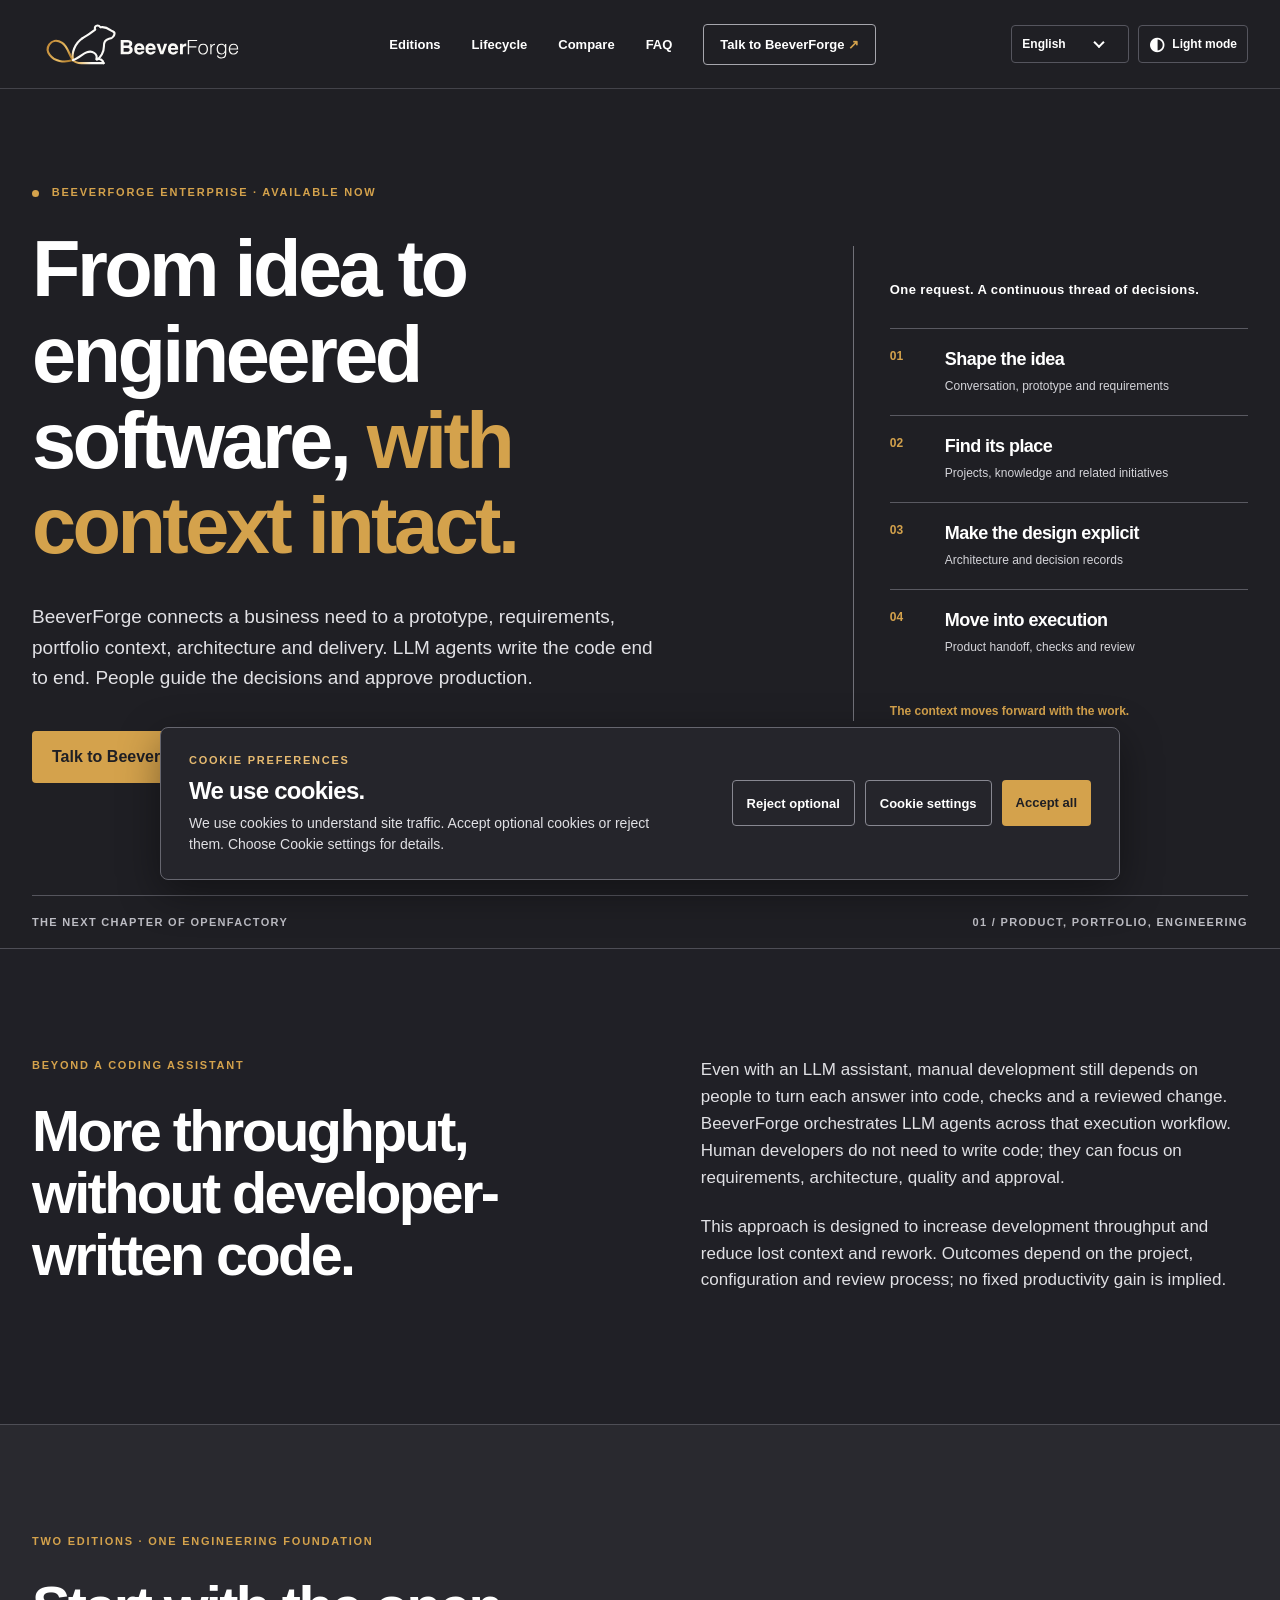
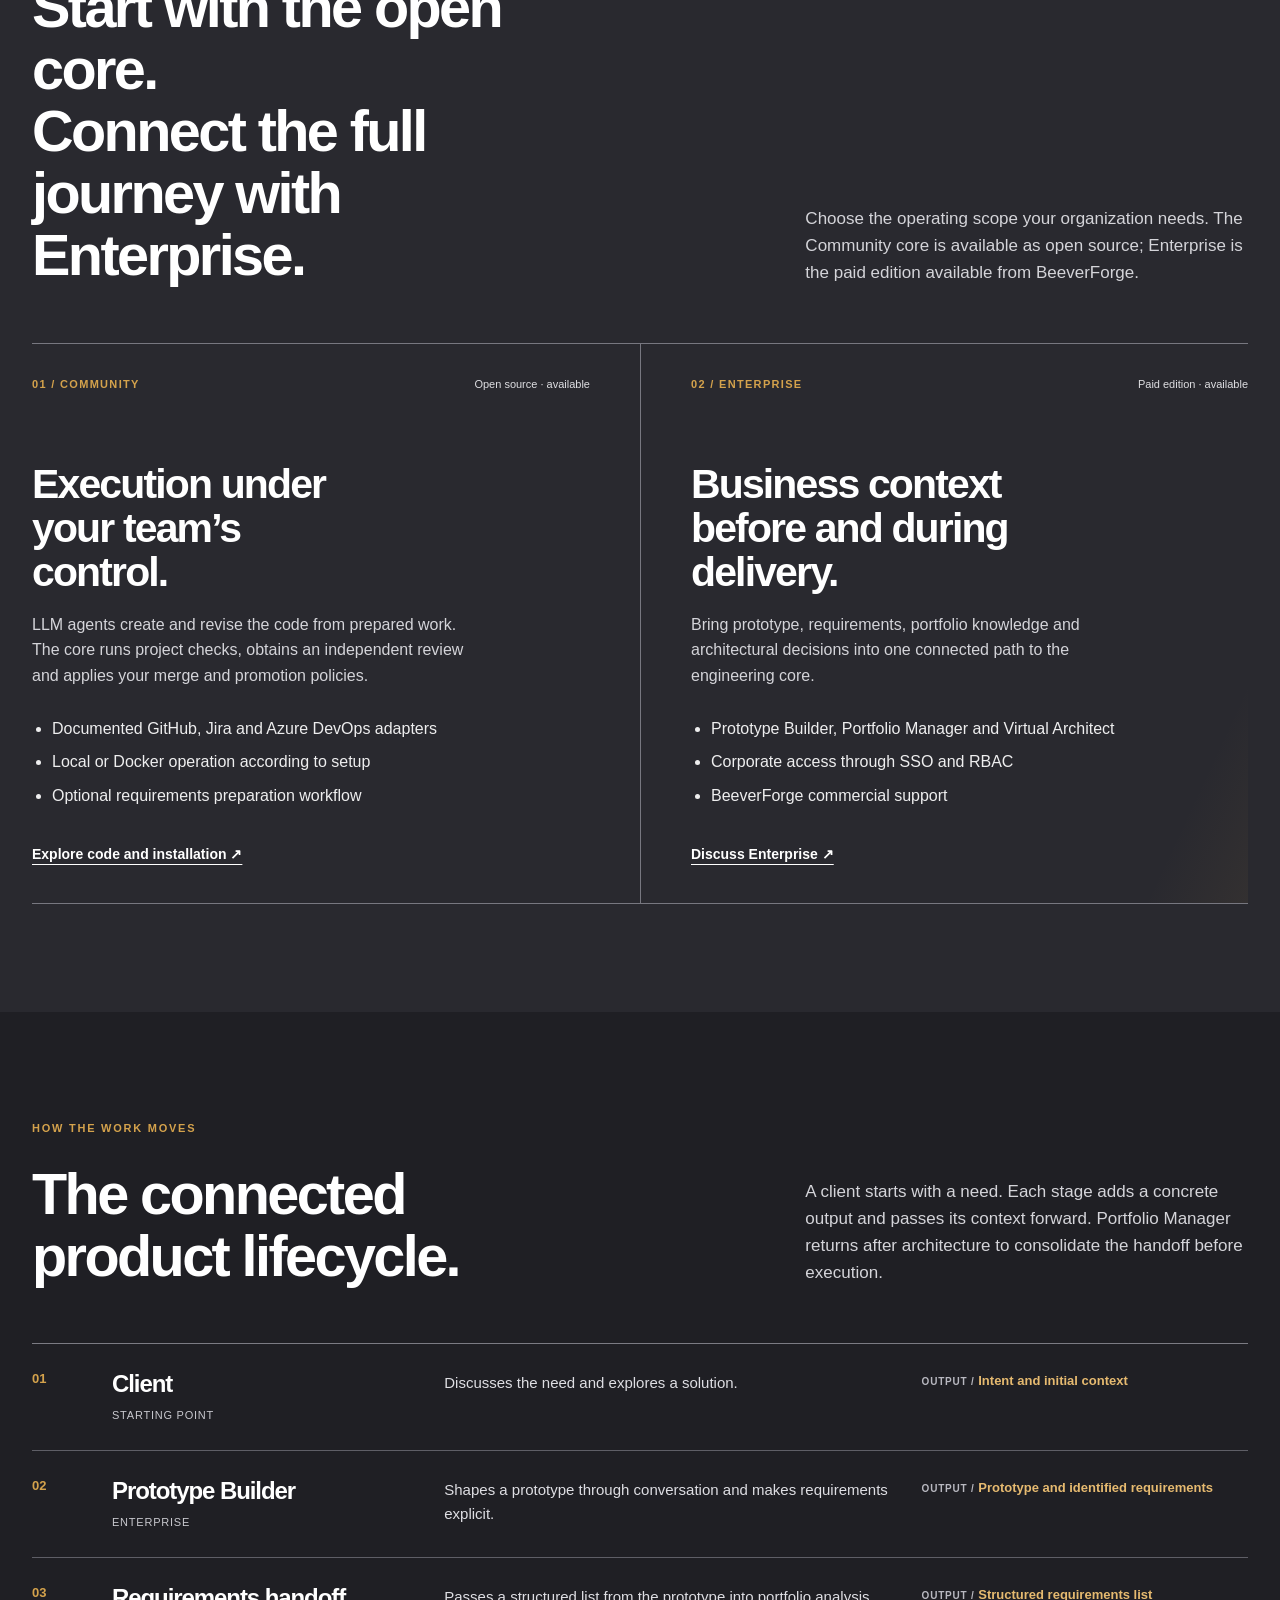
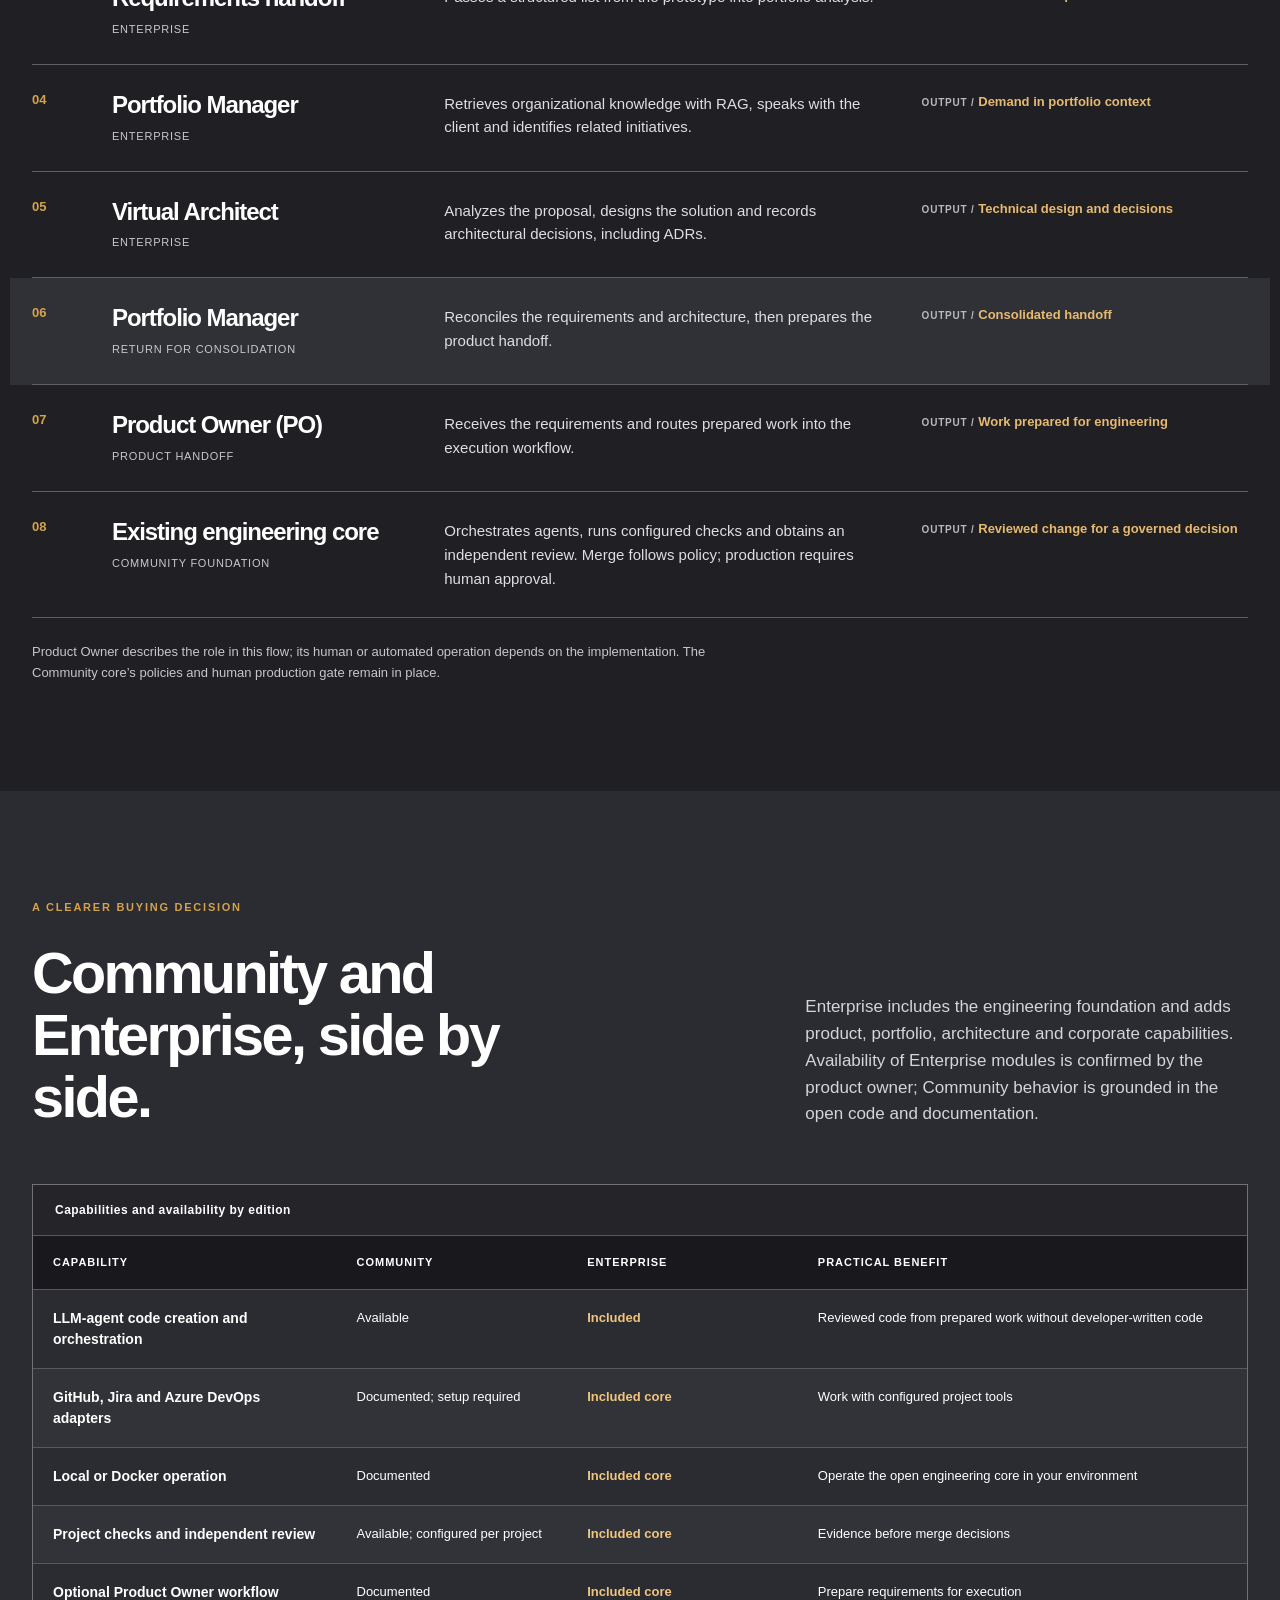
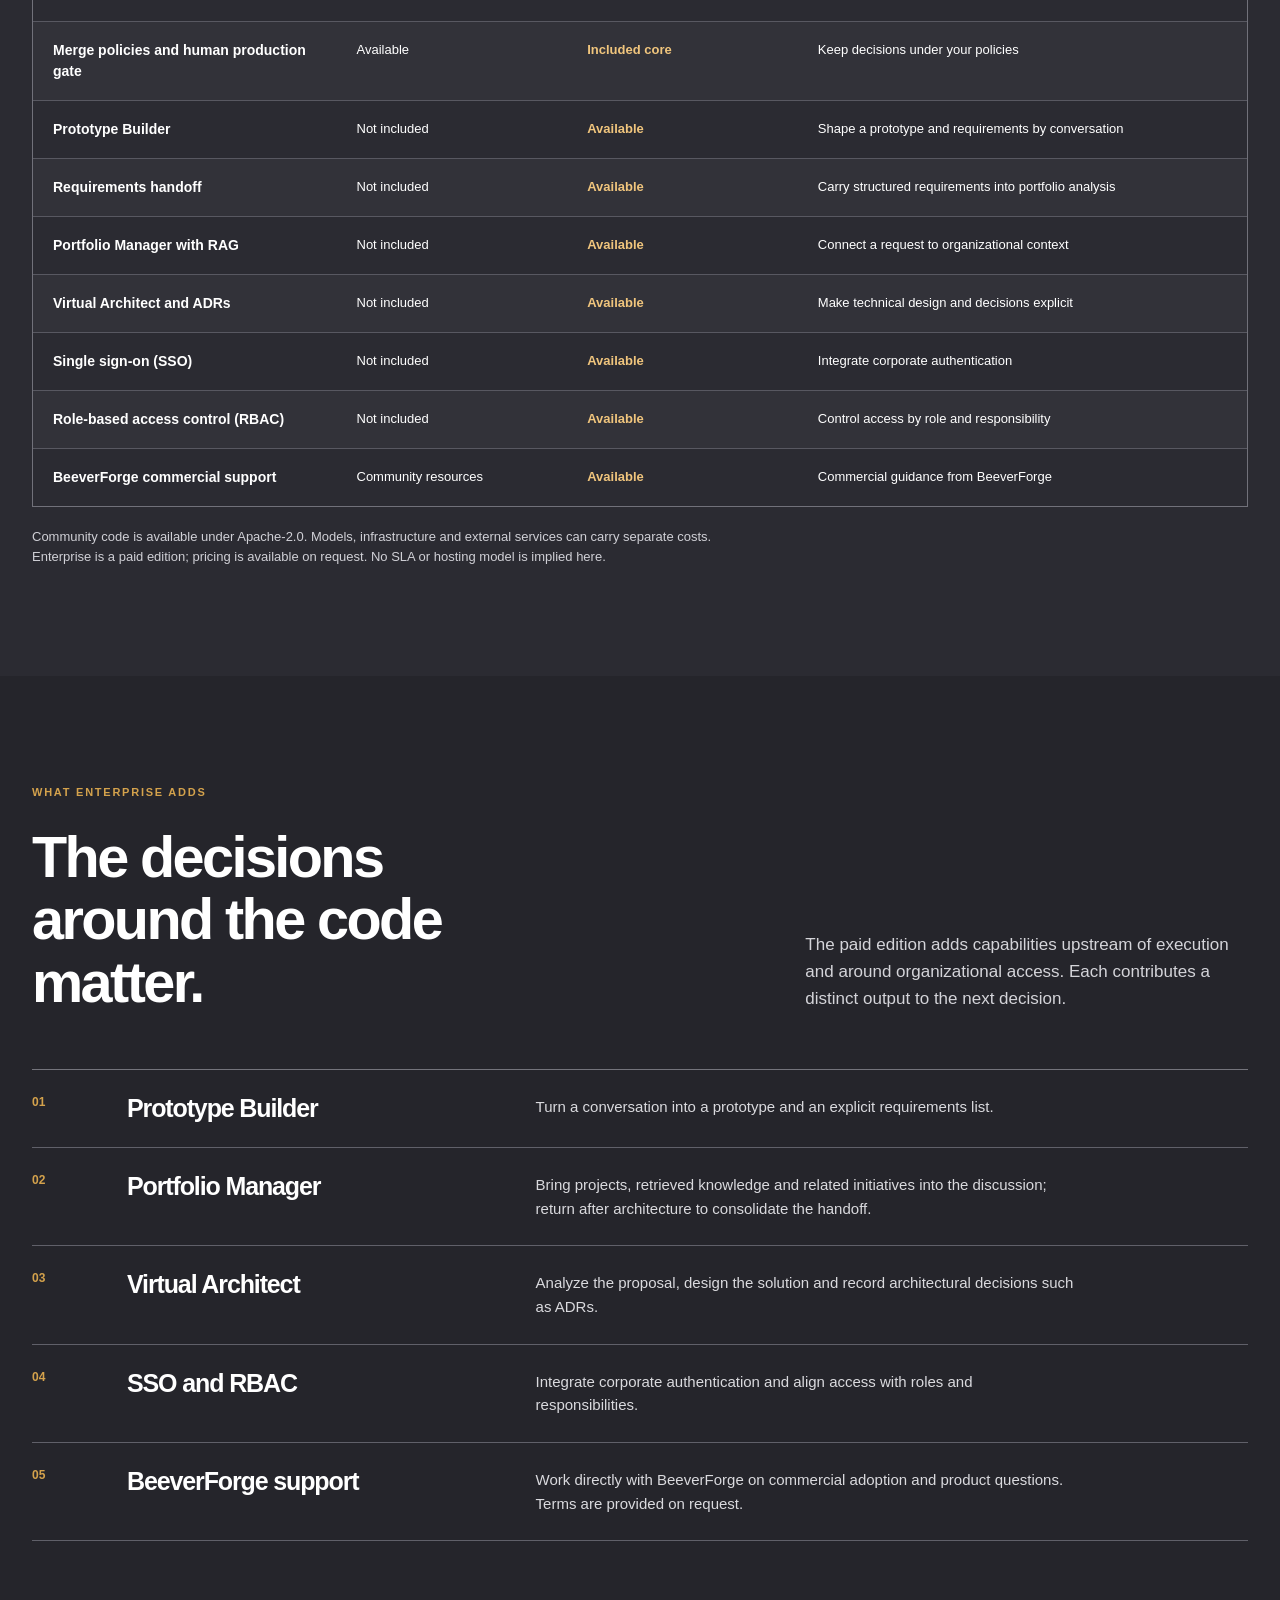
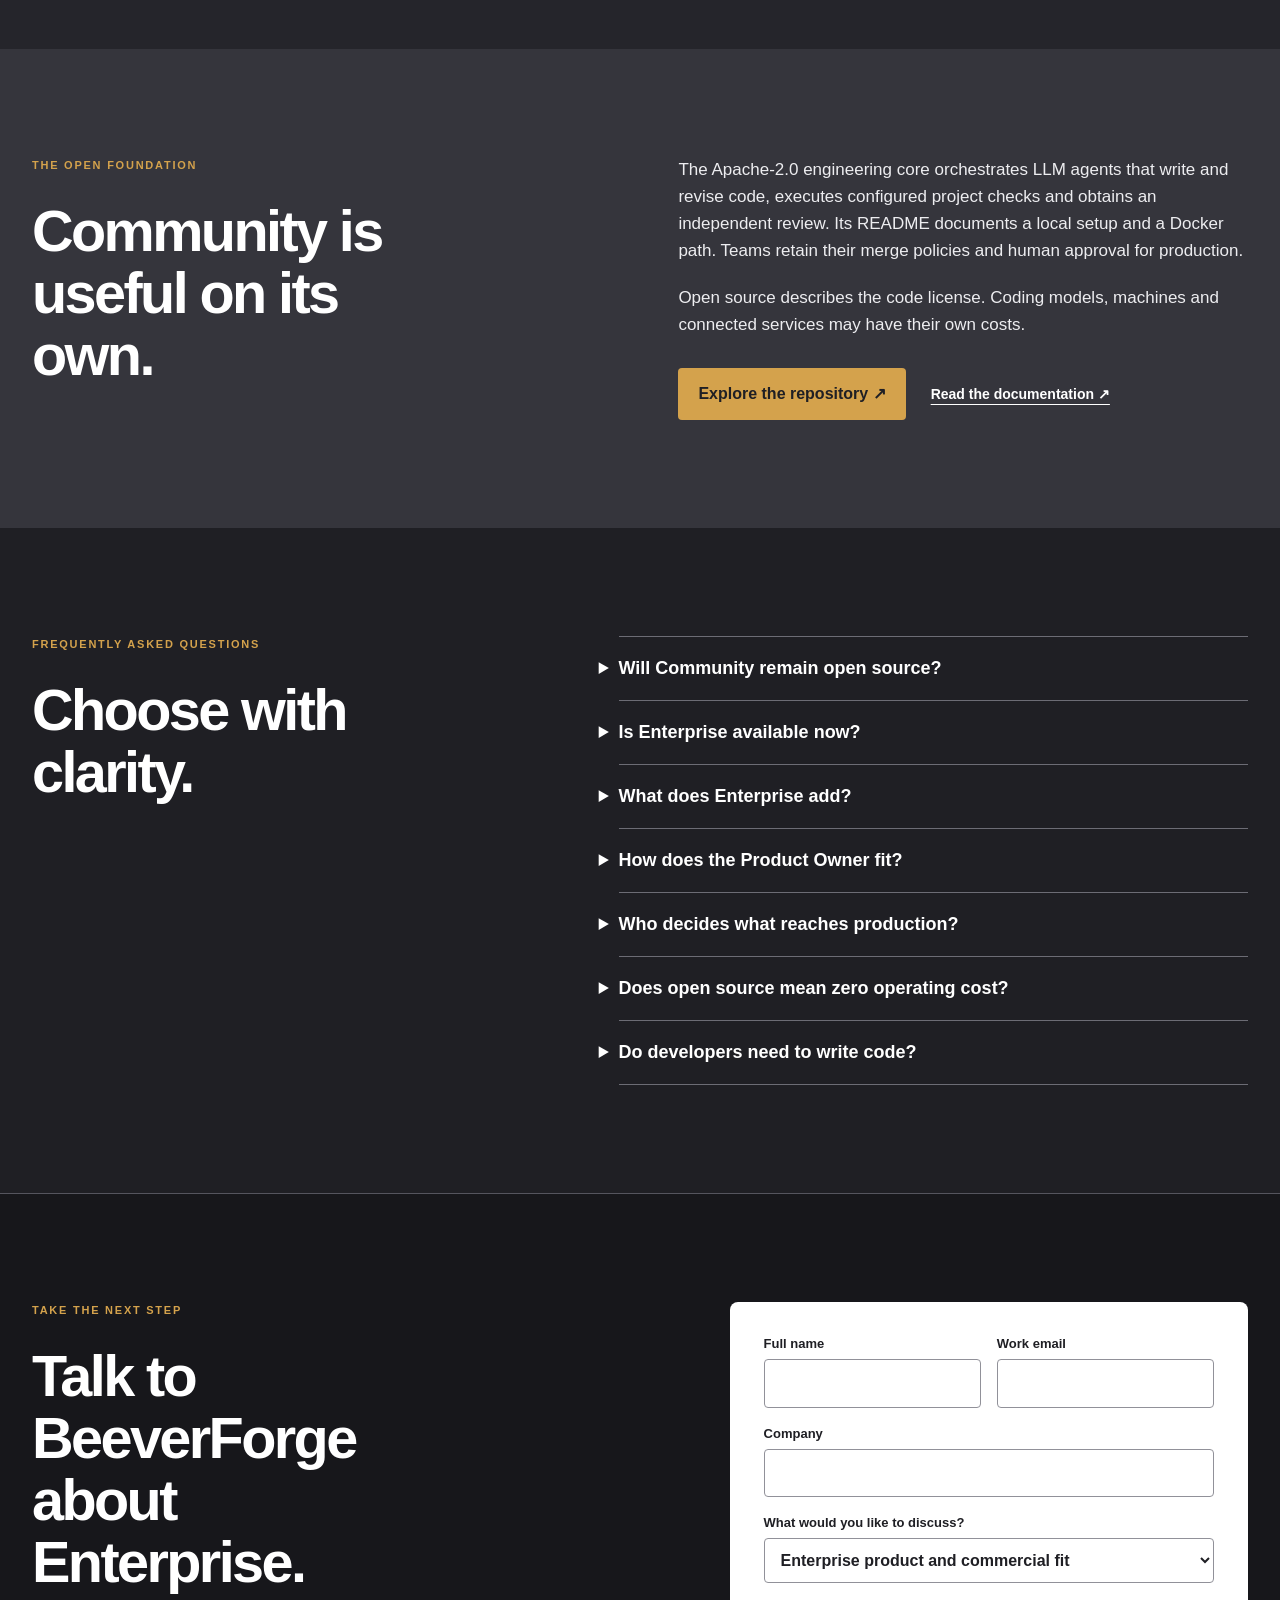
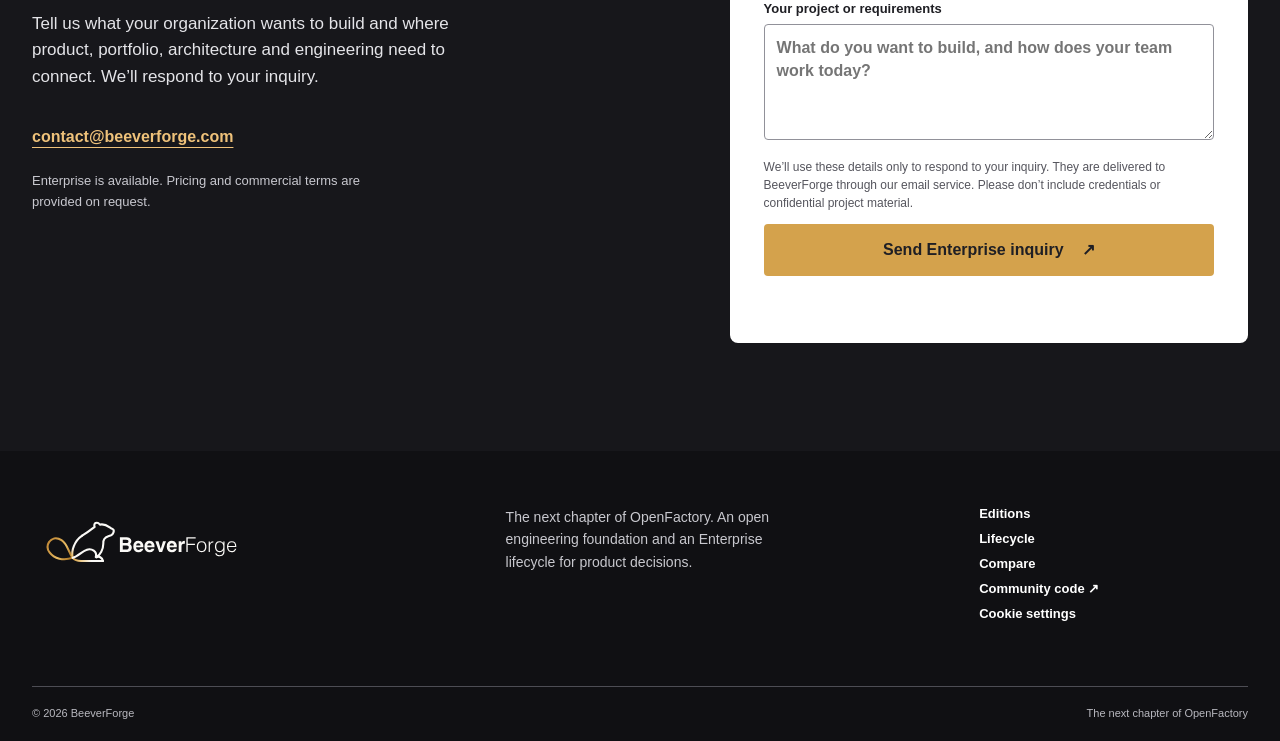
<file: index.html>
<!doctype html>
<html lang="en">
<head>
  <meta charset="utf-8">
  <meta name="viewport" content="width=device-width, initial-scale=1">
  <meta name="robots" content="index,follow,max-image-preview:large">
  <meta name="theme-color" content="#1F1F24">
  <meta name="description" content="Connect business needs to prototypes, requirements, portfolio context, architecture and LLM-agent software delivery. Explore Community and Enterprise.">
  <title>BeeverForge — From idea to engineered software</title>
  <meta property="og:type" content="website">
  <meta property="og:locale" content="en_US">
  <meta property="og:site_name" content="BeeverForge">
  <meta property="og:title" content="BeeverForge — From idea to engineered software">
  <meta property="og:description" content="Connect business needs to prototypes, requirements, portfolio context, architecture and LLM-agent software delivery. Explore Community and Enterprise.">
  <meta property="og:image" content="https://beeverforge.com/assets/og-beeverforge.png">
  <meta property="og:image:width" content="1200">
  <meta property="og:image:height" content="630">
  <meta name="twitter:card" content="summary_large_image">
  <link rel="canonical" href="https://beeverforge.com/">
  <meta property="og:url" content="https://beeverforge.com/">
  <link rel="alternate" hreflang="en" href="https://beeverforge.com/">
  <link rel="alternate" hreflang="es" href="https://beeverforge.com/es/">
  <link rel="alternate" hreflang="pt-BR" href="https://beeverforge.com/pt/">
  <link rel="alternate" hreflang="x-default" href="https://beeverforge.com/">
  <link rel="icon" href="/assets/favicon.svg" type="image/svg+xml">
  <link rel="apple-touch-icon" href="/assets/apple-touch-icon.png">
  <link rel="stylesheet" href="/assets/final.css">
  <script>try{document.documentElement.dataset.theme=localStorage.getItem('beeverforge-theme')==='light'?'light':'dark'}catch{document.documentElement.dataset.theme='dark'}</script>
  <script type="application/ld+json">{"@context":"https://schema.org","@type":"Organization","name":"BeeverForge","url":"https://beeverforge.com/","logo":"https://beeverforge.com/assets/logo-dark.svg","email":"contact@beeverforge.com"}</script>
</head>
<body>
  <a class="skip-link" href="#main">Skip to content</a>
  <header class="site-header">
    <div class="shell header-inner">
      <a class="brand" href="/" aria-label="BeeverForge home"><img src="/assets/logo-dark.svg" alt="BeeverForge" width="240" height="74"></a>
      <button class="menu-toggle" type="button" aria-controls="site-nav" aria-expanded="false" aria-label="Open menu">Menu</button>
      <nav id="site-nav" class="site-nav" aria-label="Main navigation">
        <a href="#editions">Editions</a><a href="#lifecycle">Lifecycle</a><a href="#comparison">Compare</a><a href="#questions">FAQ</a><a class="nav-cta" href="#contact">Talk to BeeverForge <span aria-hidden="true">↗</span></a>
      </nav>
      <div class="header-tools"><label class="language-picker"><span class="sr-only">Language</span><select aria-label="Language" data-language><option value="/" selected>English</option><option value="/es/">Español</option><option value="/pt/">Português</option></select></label><button class="theme-toggle" type="button" data-theme-toggle aria-label="Switch to light mode" aria-pressed="false"><span aria-hidden="true">◐</span><span data-theme-label>Light mode</span></button></div>
    </div>
  </header>
  <main id="main">
    <section class="hero" aria-labelledby="hero-title">
      <div class="shell hero-grid">
        <div class="hero-copy">
          <p class="eyebrow"><span class="gold-dot" aria-hidden="true"></span> BeeverForge Enterprise · Available now</p>
          <h1 id="hero-title">From idea to engineered software, <em>with context intact.</em></h1>
          <p class="lead">BeeverForge connects a business need to a prototype, requirements, portfolio context, architecture and delivery. LLM agents write the code end to end. People guide the decisions and approve production.</p>
          <div class="actions"><a class="button button-gold" href="#contact">Talk to BeeverForge <span aria-hidden="true">↗</span></a><a class="text-link" href="#editions">Explore the editions <span aria-hidden="true">↓</span></a></div>
        </div>
        <div class="hero-aside" aria-label="The four connected decisions">
          <p class="aside-title">One request. A continuous thread of decisions.</p>
          <ol>
            <li><span>01</span><div><strong>Shape the idea</strong><small>Conversation, prototype and requirements</small></div></li>
            <li><span>02</span><div><strong>Find its place</strong><small>Projects, knowledge and related initiatives</small></div></li>
            <li><span>03</span><div><strong>Make the design explicit</strong><small>Architecture and decision records</small></div></li>
            <li><span>04</span><div><strong>Move into execution</strong><small>Product handoff, checks and review</small></div></li>
          </ol>
          <p class="aside-end">The context moves forward with the work.</p>
        </div>
      </div>
      <div class="shell hero-bottom"><span>The next chapter of OpenFactory</span><span>01 / Product, portfolio, engineering</span></div>
    </section>

    <section id="productivity" class="section productivity" aria-labelledby="productivity-title"><div class="shell productivity-layout"><div><p class="eyebrow">Beyond a coding assistant</p><h2 id="productivity-title">More throughput, without developer-written code.</h2></div><div><p>Even with an LLM assistant, manual development still depends on people to turn each answer into code, checks and a reviewed change. BeeverForge orchestrates LLM agents across that execution workflow. Human developers do not need to write code; they can focus on requirements, architecture, quality and approval.</p><p>This approach is designed to increase development throughput and reduce lost context and rework. Outcomes depend on the project, configuration and review process; no fixed productivity gain is implied.</p></div></div></section>

    <section id="editions" class="section editions" aria-labelledby="editions-title">
      <div class="shell">
        <div class="section-heading"><p class="eyebrow">Two editions · one engineering foundation</p><h2 id="editions-title">Start with the open core.<br>Connect the full journey with Enterprise.</h2><p>Choose the operating scope your organization needs. The Community core is available as open source; Enterprise is the paid edition available from BeeverForge.</p></div>
        <div class="edition-columns">
          <article class="edition-panel"><div class="edition-top"><span class="edition-index">01 / COMMUNITY</span><span class="status">Open source · available</span></div><h3>Execution under your team’s control.</h3><p>LLM agents create and revise the code from prepared work. The core runs project checks, obtains an independent review and applies your merge and promotion policies.</p><ul><li>Documented GitHub, Jira and Azure DevOps adapters</li><li>Local or Docker operation according to setup</li><li>Optional requirements preparation workflow</li></ul><a class="text-link" href="https://github.com/Open-Factory-Digital/openfactory-core">Explore code and installation ↗</a></article>
          <article class="edition-panel enterprise-panel"><div class="edition-top"><span class="edition-index">02 / ENTERPRISE</span><span class="status">Paid edition · available</span></div><h3>Business context before and during delivery.</h3><p>Bring prototype, requirements, portfolio knowledge and architectural decisions into one connected path to the engineering core.</p><ul><li>Prototype Builder, Portfolio Manager and Virtual Architect</li><li>Corporate access through SSO and RBAC</li><li>BeeverForge commercial support</li></ul><a class="text-link" href="#contact">Discuss Enterprise ↗</a></article>
        </div>
      </div>
    </section>

    <section id="lifecycle" class="section lifecycle" aria-labelledby="lifecycle-title">
      <div class="shell">
        <div class="section-heading lifecycle-heading"><p class="eyebrow">How the work moves</p><h2 id="lifecycle-title">The connected product lifecycle.</h2><p>A client starts with a need. Each stage adds a concrete output and passes its context forward. Portfolio Manager returns after architecture to consolidate the handoff before execution.</p></div>
        <ol class="journey" aria-label="Enterprise product lifecycle">
          <li><span class="step-number">01</span><div class="step-name"><h3>Client</h3><small>Starting point</small></div><p>Discusses the need and explores a solution.</p><strong>Intent and initial context</strong></li>
          <li><span class="step-number">02</span><div class="step-name"><h3>Prototype Builder</h3><small>Enterprise</small></div><p>Shapes a prototype through conversation and makes requirements explicit.</p><strong>Prototype and identified requirements</strong></li>
          <li><span class="step-number">03</span><div class="step-name"><h3>Requirements handoff</h3><small>Enterprise</small></div><p>Passes a structured list from the prototype into portfolio analysis.</p><strong>Structured requirements list</strong></li>
          <li><span class="step-number">04</span><div class="step-name"><h3>Portfolio Manager</h3><small>Enterprise</small></div><p>Retrieves organizational knowledge with RAG, speaks with the client and identifies related initiatives.</p><strong>Demand in portfolio context</strong></li>
          <li><span class="step-number">05</span><div class="step-name"><h3>Virtual Architect</h3><small>Enterprise</small></div><p>Analyzes the proposal, designs the solution and records architectural decisions, including ADRs.</p><strong>Technical design and decisions</strong></li>
          <li class="return-step"><span class="step-number">06</span><div class="step-name"><h3>Portfolio Manager</h3><small>Return for consolidation</small></div><p>Reconciles the requirements and architecture, then prepares the product handoff.</p><strong>Consolidated handoff</strong></li>
          <li><span class="step-number">07</span><div class="step-name"><h3>Product Owner (PO)</h3><small>Product handoff</small></div><p>Receives the requirements and routes prepared work into the execution workflow.</p><strong>Work prepared for engineering</strong></li>
          <li><span class="step-number">08</span><div class="step-name"><h3>Existing engineering core</h3><small>Community foundation</small></div><p>Orchestrates agents, runs configured checks and obtains an independent review. Merge follows policy; production requires human approval.</p><strong>Reviewed change for a governed decision</strong></li>
        </ol>
        <p class="journey-note">Product Owner describes the role in this flow; its human or automated operation depends on the implementation. The Community core’s policies and human production gate remain in place.</p>
      </div>
    </section>

    <section id="comparison" class="section comparison" aria-labelledby="comparison-title">
      <div class="shell"><div class="section-heading"><p class="eyebrow">A clearer buying decision</p><h2 id="comparison-title">Community and Enterprise, side by side.</h2><p>Enterprise includes the engineering foundation and adds product, portfolio, architecture and corporate capabilities. Availability of Enterprise modules is confirmed by the product owner; Community behavior is grounded in the open code and documentation.</p></div>
        <div class="table-frame" tabindex="0" aria-label="Capability comparison table, horizontally scrollable on small screens"><table><caption>Capabilities and availability by edition</caption><thead><tr><th scope="col">Capability</th><th scope="col">Community</th><th scope="col">Enterprise</th><th scope="col">Practical benefit</th></tr></thead><tbody>
          <tr><th scope="row">LLM-agent code creation and orchestration</th><td>Available</td><td>Included</td><td>Reviewed code from prepared work without developer-written code</td></tr>
          <tr><th scope="row">GitHub, Jira and Azure DevOps adapters</th><td>Documented; setup required</td><td>Included core</td><td>Work with configured project tools</td></tr>
          <tr><th scope="row">Local or Docker operation</th><td>Documented</td><td>Included core</td><td>Operate the open engineering core in your environment</td></tr>
          <tr><th scope="row">Project checks and independent review</th><td>Available; configured per project</td><td>Included core</td><td>Evidence before merge decisions</td></tr>
          <tr><th scope="row">Optional Product Owner workflow</th><td>Documented</td><td>Included core</td><td>Prepare requirements for execution</td></tr>
          <tr><th scope="row">Merge policies and human production gate</th><td>Available</td><td>Included core</td><td>Keep decisions under your policies</td></tr>
          <tr class="enterprise-row"><th scope="row">Prototype Builder</th><td>Not included</td><td>Available</td><td>Shape a prototype and requirements by conversation</td></tr>
          <tr class="enterprise-row"><th scope="row">Requirements handoff</th><td>Not included</td><td>Available</td><td>Carry structured requirements into portfolio analysis</td></tr>
          <tr class="enterprise-row"><th scope="row">Portfolio Manager with RAG</th><td>Not included</td><td>Available</td><td>Connect a request to organizational context</td></tr>
          <tr class="enterprise-row"><th scope="row">Virtual Architect and ADRs</th><td>Not included</td><td>Available</td><td>Make technical design and decisions explicit</td></tr>
          <tr class="enterprise-row"><th scope="row">Single sign-on (SSO)</th><td>Not included</td><td>Available</td><td>Integrate corporate authentication</td></tr>
          <tr class="enterprise-row"><th scope="row">Role-based access control (RBAC)</th><td>Not included</td><td>Available</td><td>Control access by role and responsibility</td></tr>
          <tr class="enterprise-row"><th scope="row">BeeverForge commercial support</th><td>Community resources</td><td>Available</td><td>Commercial guidance from BeeverForge</td></tr>
        </tbody></table></div>
        <p class="comparison-note">Community code is available under Apache-2.0. Models, infrastructure and external services can carry separate costs. Enterprise is a paid edition; pricing is available on request. No SLA or hosting model is implied here.</p>
      </div>
    </section>

    <section id="enterprise" class="section capabilities" aria-labelledby="capabilities-title"><div class="shell"><div class="section-heading"><p class="eyebrow">What Enterprise adds</p><h2 id="capabilities-title">The decisions around the code matter.</h2><p>The paid edition adds capabilities upstream of execution and around organizational access. Each contributes a distinct output to the next decision.</p></div><div class="capability-lines">
      <article><span>01</span><h3>Prototype Builder</h3><p>Turn a conversation into a prototype and an explicit requirements list.</p></article>
      <article><span>02</span><h3>Portfolio Manager</h3><p>Bring projects, retrieved knowledge and related initiatives into the discussion; return after architecture to consolidate the handoff.</p></article>
      <article><span>03</span><h3>Virtual Architect</h3><p>Analyze the proposal, design the solution and record architectural decisions such as ADRs.</p></article>
      <article><span>04</span><h3>SSO and RBAC</h3><p>Integrate corporate authentication and align access with roles and responsibilities.</p></article>
      <article><span>05</span><h3>BeeverForge support</h3><p>Work directly with BeeverForge on commercial adoption and product questions. Terms are provided on request.</p></article>
    </div></div></section>

    <section id="community" class="section open-core" aria-labelledby="core-title"><div class="shell core-layout"><div><p class="eyebrow">The open foundation</p><h2 id="core-title">Community is useful on its own.</h2></div><div><p>The Apache-2.0 engineering core orchestrates LLM agents that write and revise code, executes configured project checks and obtains an independent review. Its README documents a local setup and a Docker path. Teams retain their merge policies and human approval for production.</p><p>Open source describes the code license. Coding models, machines and connected services may have their own costs.</p><div class="actions"><a class="button button-gold" href="https://github.com/Open-Factory-Digital/openfactory-core">Explore the repository ↗</a><a class="text-link" href="https://github.com/Open-Factory-Digital/openfactory-core/tree/main/docs">Read the documentation ↗</a></div></div></div></section>

    <section id="questions" class="section faq" aria-labelledby="faq-title"><div class="shell faq-layout"><div><p class="eyebrow">Frequently asked questions</p><h2 id="faq-title">Choose with clarity.</h2></div><div class="faq-list">
      <details><summary>Will Community remain open source?</summary><p>Yes. The Apache-2.0 engineering core remains available to run, inspect and contribute to. Enterprise is the paid edition built around that foundation.</p></details>
      <details><summary>Is Enterprise available now?</summary><p>Yes. BeeverForge Enterprise is available for commercial adoption. Contact BeeverForge to discuss your organization’s requirements and pricing.</p></details>
      <details><summary>What does Enterprise add?</summary><p>Enterprise adds Prototype Builder, the requirements handoff, Portfolio Manager, Virtual Architect, SSO, RBAC and BeeverForge commercial support around the engineering core.</p></details>
      <details><summary>How does the Product Owner fit?</summary><p>The Product Owner (PO) receives consolidated requirements and routes prepared work to the existing execution flow. The Community core also documents an optional Product Owner workflow. The role’s human or automated operation depends on implementation.</p></details>
      <details><summary>Who decides what reaches production?</summary><p>The documented core uses configurable policies. Independent review is advisory by default, and production promotion requires human approval.</p></details>
      <details><summary>Does open source mean zero operating cost?</summary><p>No. The Community code is Apache-2.0, while coding models, infrastructure and external services may have separate costs.</p></details>
      <details><summary>Do developers need to write code?</summary><p>No. LLM agents write and revise the code in the BeeverForge workflow. People still define requirements, guide architecture, review evidence and approve production under their policies.</p></details>
    </div></div></section>

    <section id="contact" class="section contact" aria-labelledby="contact-title"><div class="shell contact-layout"><div><p class="eyebrow">Take the next step</p><h2 id="contact-title">Talk to BeeverForge about Enterprise.</h2><p>Tell us what your organization wants to build and where product, portfolio, architecture and engineering need to connect. We’ll respond to your inquiry.</p><a class="contact-email" href="mailto:contact@beeverforge.com">contact@beeverforge.com</a><p class="contact-note">Enterprise is available. Pricing and commercial terms are provided on request.</p></div><form class="inquiry-form" data-inquiry-form data-endpoint="https://beeverforge-contact.80-pereira.workers.dev/contact" data-source="website" data-success-url="/thank-you/" data-pending-message="Sending your inquiry…" data-error-message="We could not send your inquiry. Please try again or email contact@beeverforge.com." data-unavailable-message="The inquiry form is being prepared. Please email contact@beeverforge.com."><div class="form-trap" aria-hidden="true"><label>Leave this field empty<input name="website" tabindex="-1" autocomplete="off"></label></div><div class="form-pair"><label for="final-name">Full name<input id="final-name" name="name" autocomplete="name" maxlength="120" required></label><label for="final-email">Work email<input id="final-email" name="email" type="email" autocomplete="email" maxlength="254" required></label></div><label for="final-company">Company<input id="final-company" name="company" autocomplete="organization" maxlength="160" required></label><label for="final-interest">What would you like to discuss?<select id="final-interest" name="interest"><option>Enterprise product and commercial fit</option><option>Prototype Builder</option><option>Portfolio Manager and Virtual Architect</option><option>SSO, RBAC and support</option></select></label><label for="final-message">Your project or requirements<textarea id="final-message" name="message" rows="4" minlength="10" maxlength="5000" placeholder="What do you want to build, and how does your team work today?" required></textarea></label><p class="form-privacy">We’ll use these details only to respond to your inquiry. They are delivered to BeeverForge through our email service. Please don’t include credentials or confidential project material.</p><button class="button button-gold" type="submit">Send Enterprise inquiry <span aria-hidden="true">↗</span></button><p class="form-status" role="status" aria-live="polite"></p></form></div></section>
  </main>
  <aside class="consent-panel" data-consent-panel role="region" aria-live="polite" aria-labelledby="consent-title" hidden><div class="consent-copy"><p class="eyebrow">Cookie preferences</p><h2 id="consent-title">We use cookies.</h2><p>We use cookies to understand site traffic. Accept optional cookies or reject them. Choose Cookie settings for details.</p></div><div class="consent-actions"><button class="consent-reject" type="button" data-consent-reject>Reject optional</button><button class="consent-settings" type="button" data-consent-details-toggle aria-expanded="false" aria-controls="consent-details">Cookie settings</button><button class="button button-gold" type="button" data-consent-accept>Accept all</button></div><div class="consent-details" id="consent-details" data-consent-details hidden><h3>Cookie settings</h3><p><strong>Essential preference storage</strong> remembers your theme and cookie choice. It is always active.</p><label class="consent-toggle"><input type="checkbox" data-analytics-toggle><span><strong>Analytics cookies</strong><small>Optional · Google Analytics measures visits and how the site is used. The Analytics tag stays off unless you allow it.</small></span></label><div class="consent-detail-actions"><button class="consent-reject" type="button" data-consent-cancel>Cancel</button><button class="button button-gold" type="button" data-consent-save>Save choices</button></div></div></aside>
  <footer class="site-footer"><div class="shell footer-grid"><img src="/assets/logo-dark.svg" alt="BeeverForge" width="240" height="74"><p>The next chapter of OpenFactory. An open engineering foundation and an Enterprise lifecycle for product decisions.</p><nav aria-label="Footer links"><a href="#editions">Editions</a><a href="#lifecycle">Lifecycle</a><a href="#comparison">Compare</a><a href="https://github.com/Open-Factory-Digital/openfactory-core">Community code ↗</a><button class="consent-link" type="button" data-consent-open>Cookie settings</button></nav></div><div class="shell footer-bottom"><span>© 2026 BeeverForge</span><span>The next chapter of OpenFactory</span></div></footer>
  <script src="/assets/final.js" defer></script>
  <script src="/assets/site.js" defer></script>
</body>
</html>
</file>
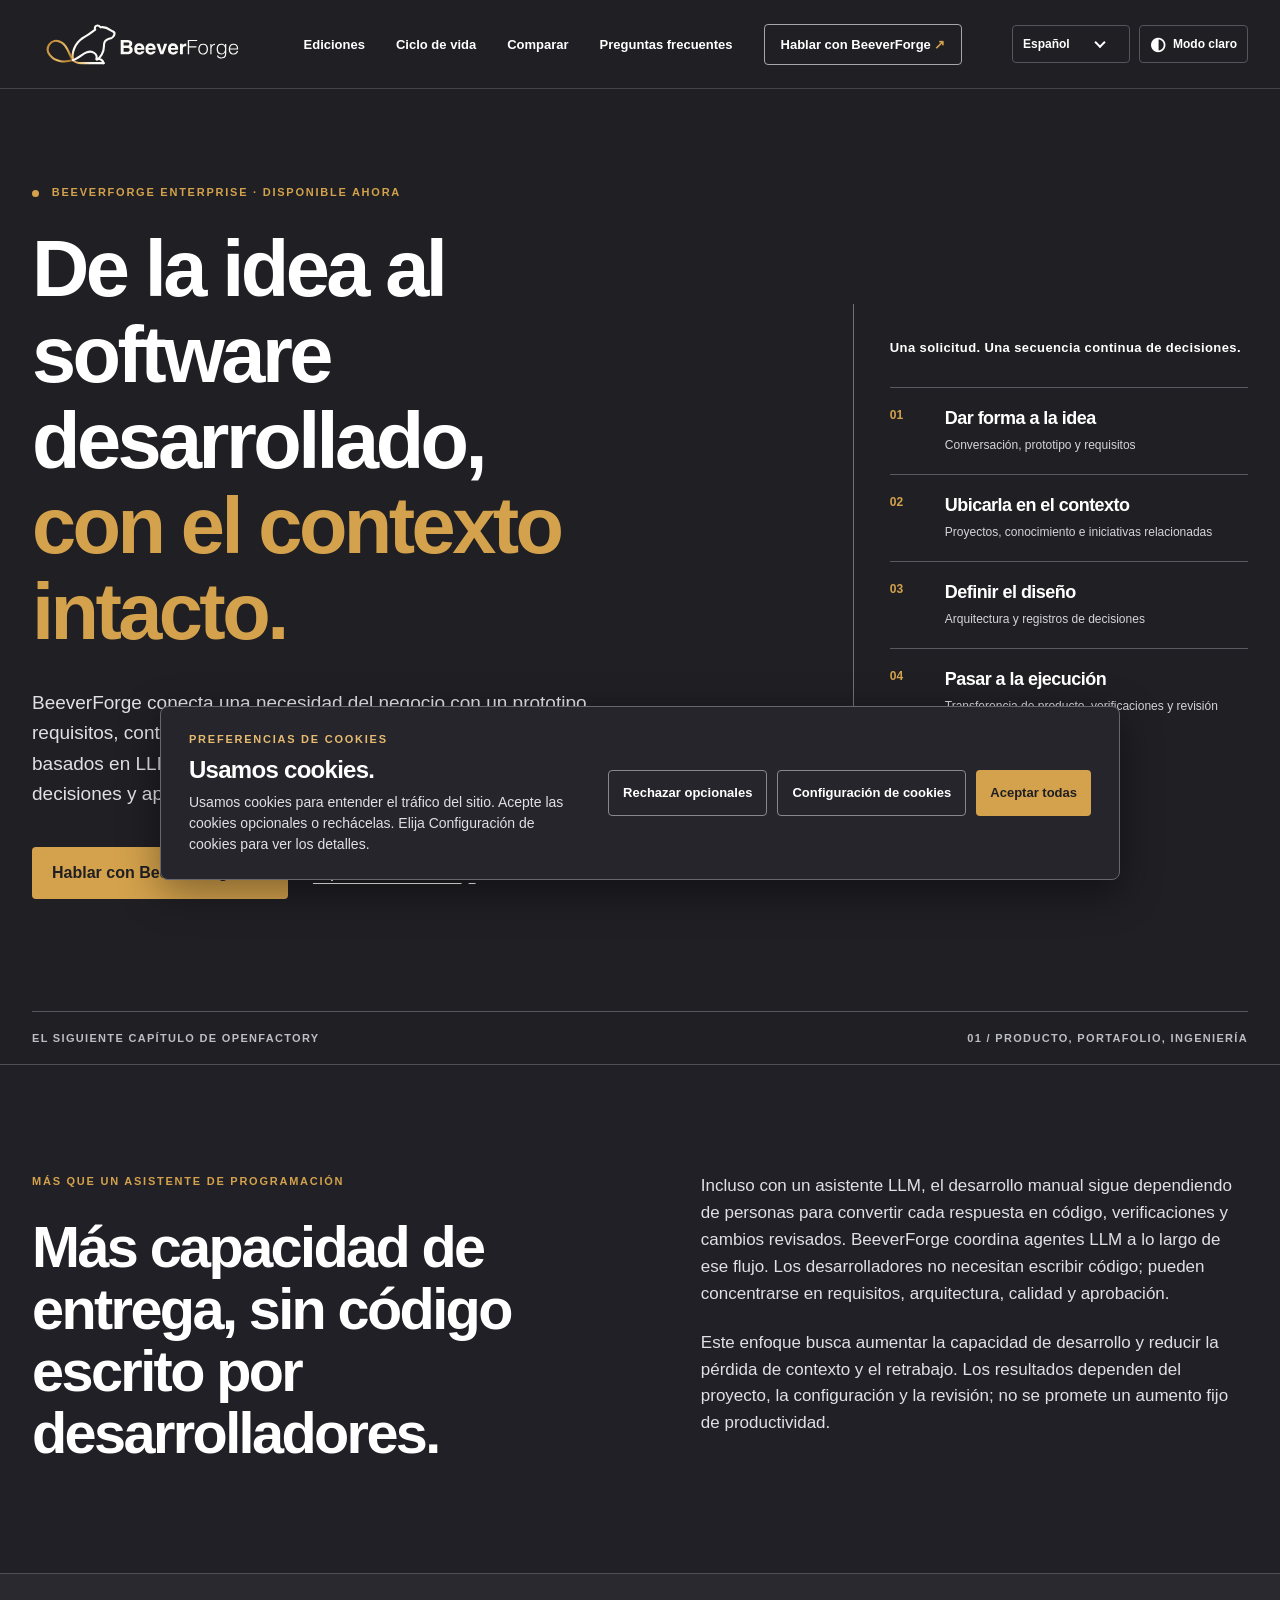
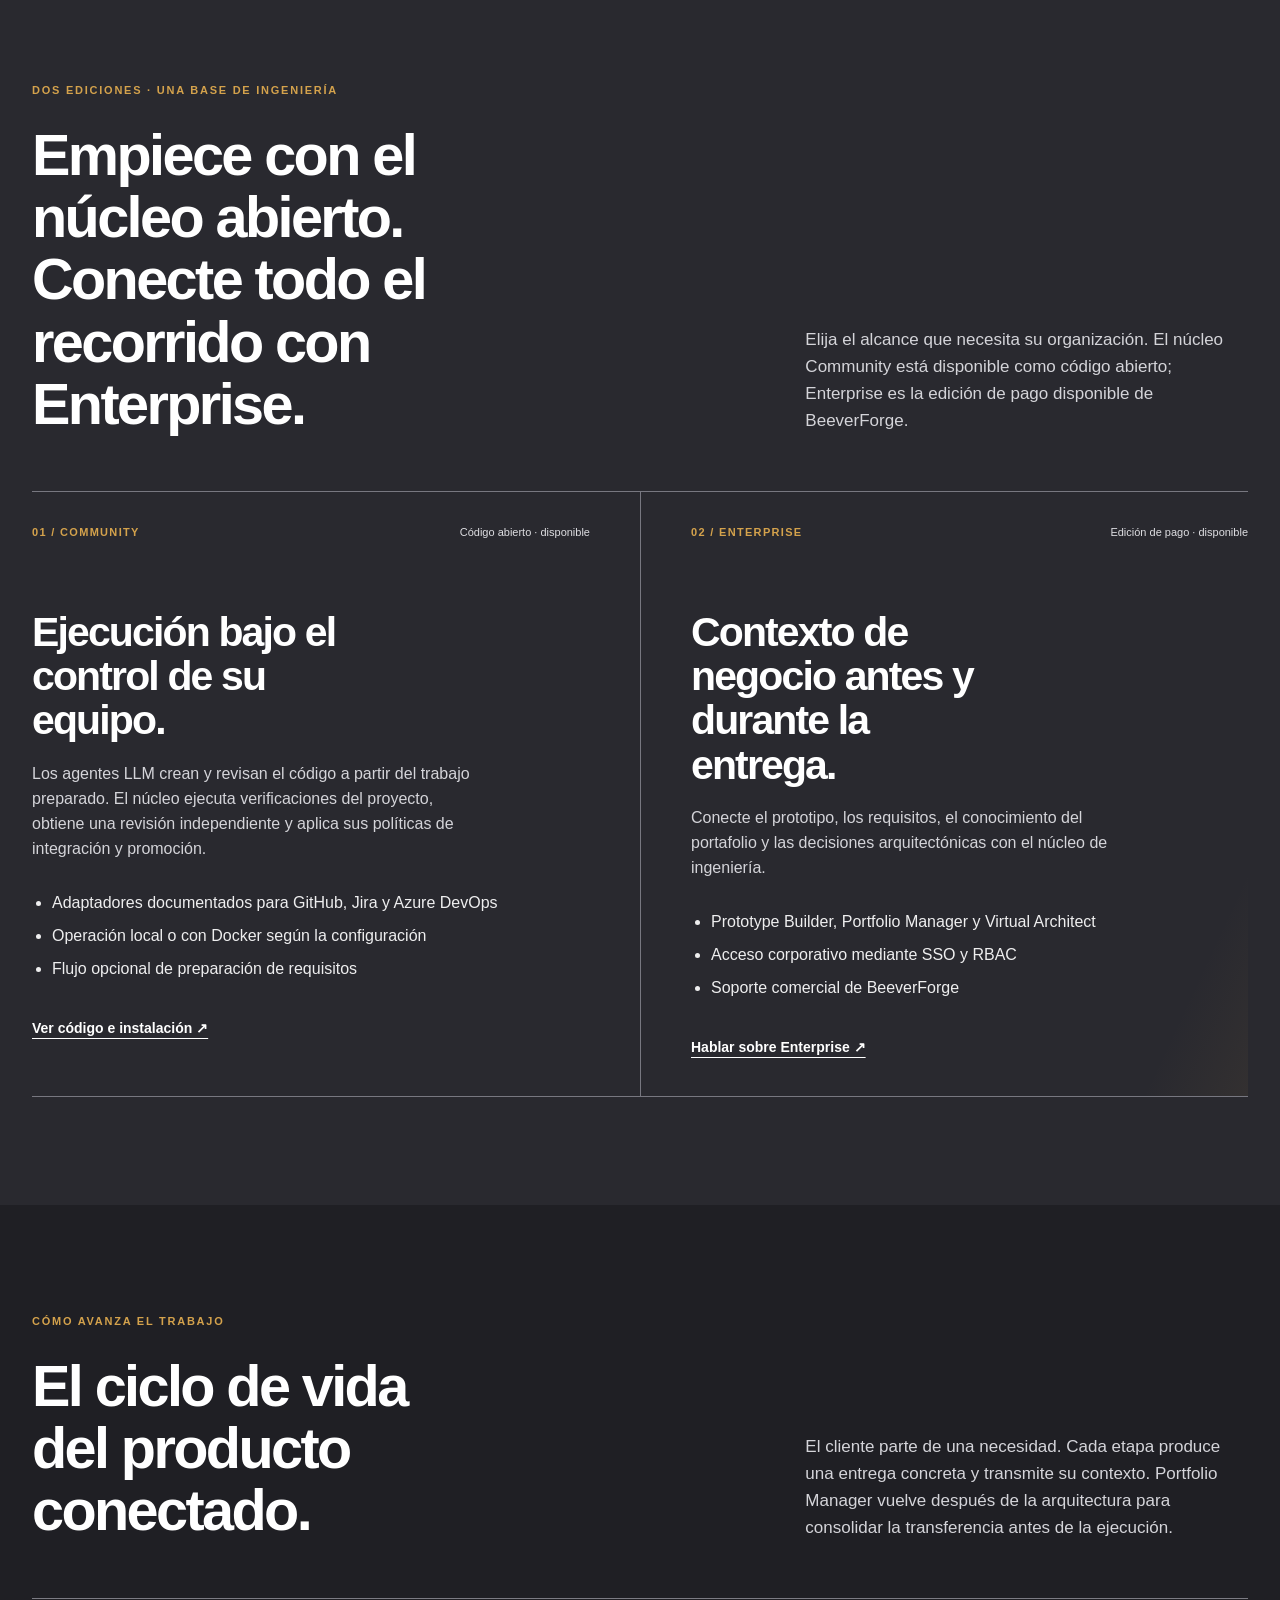
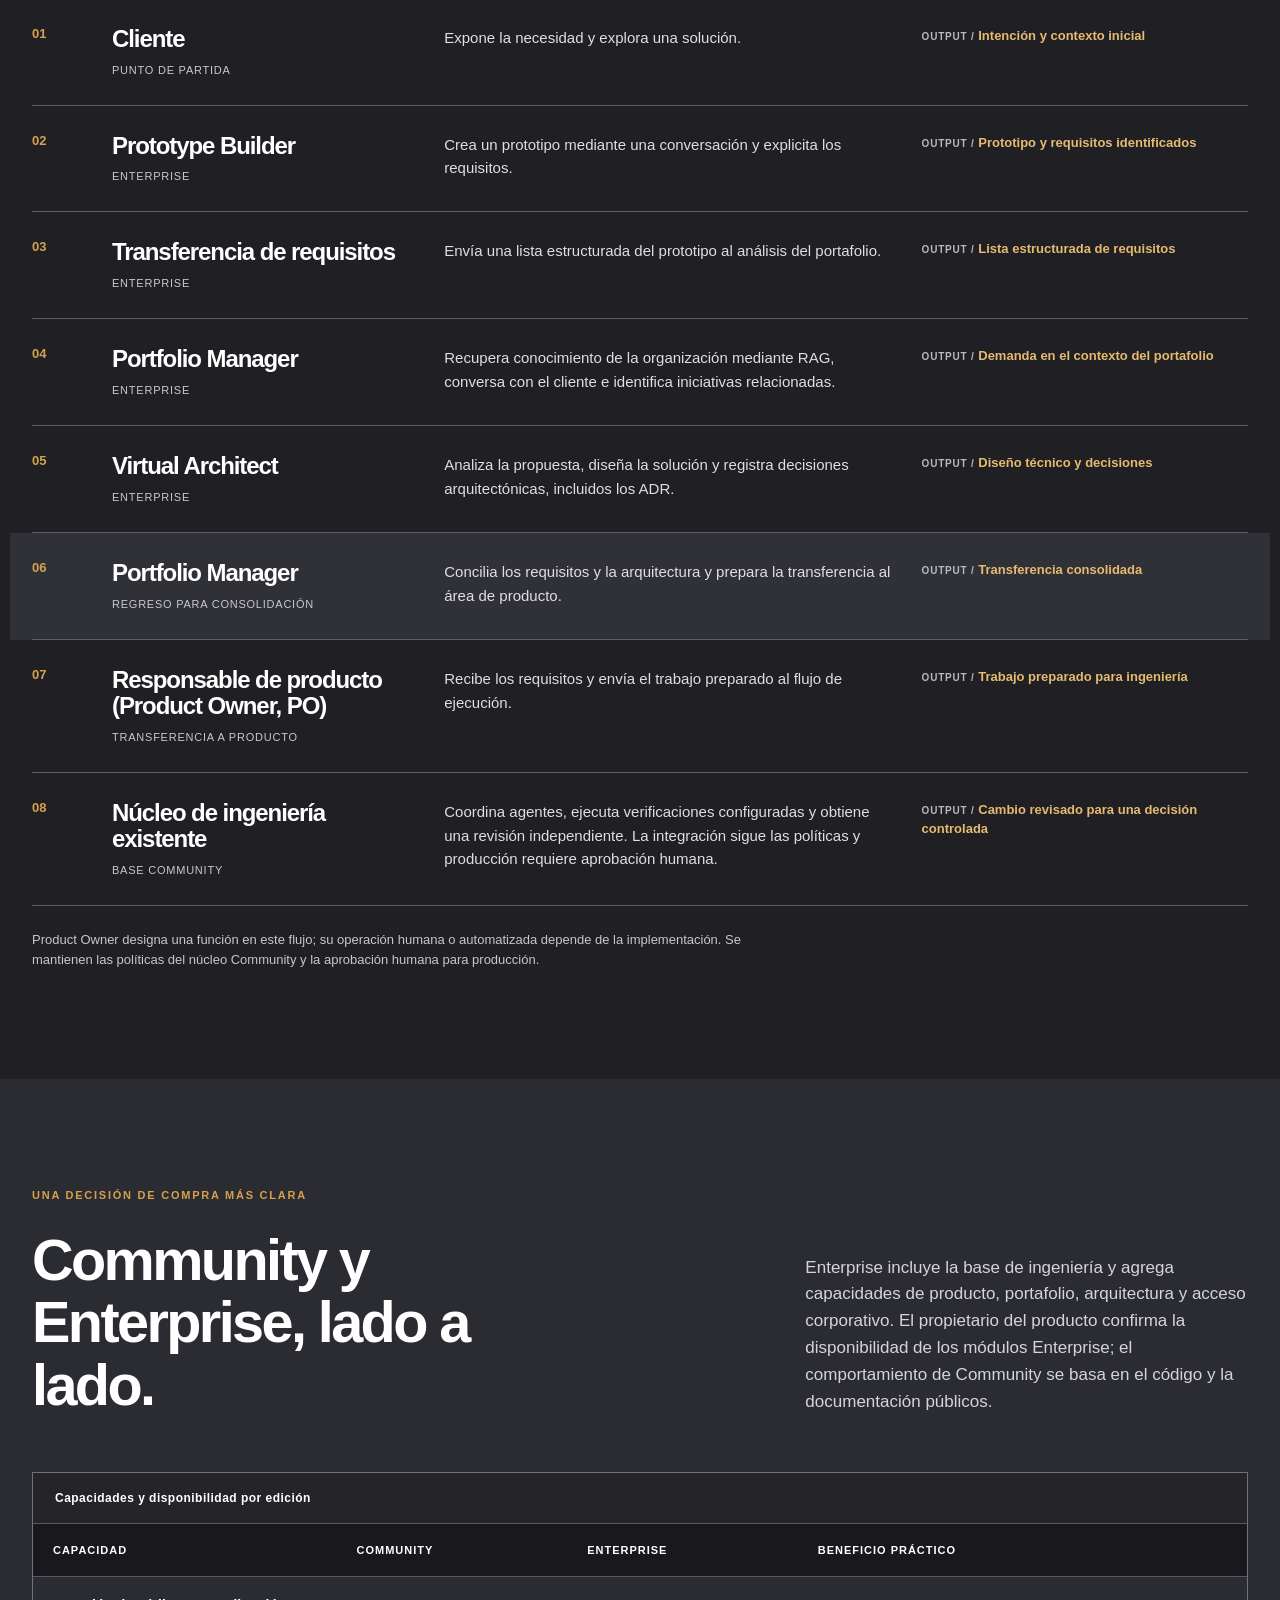
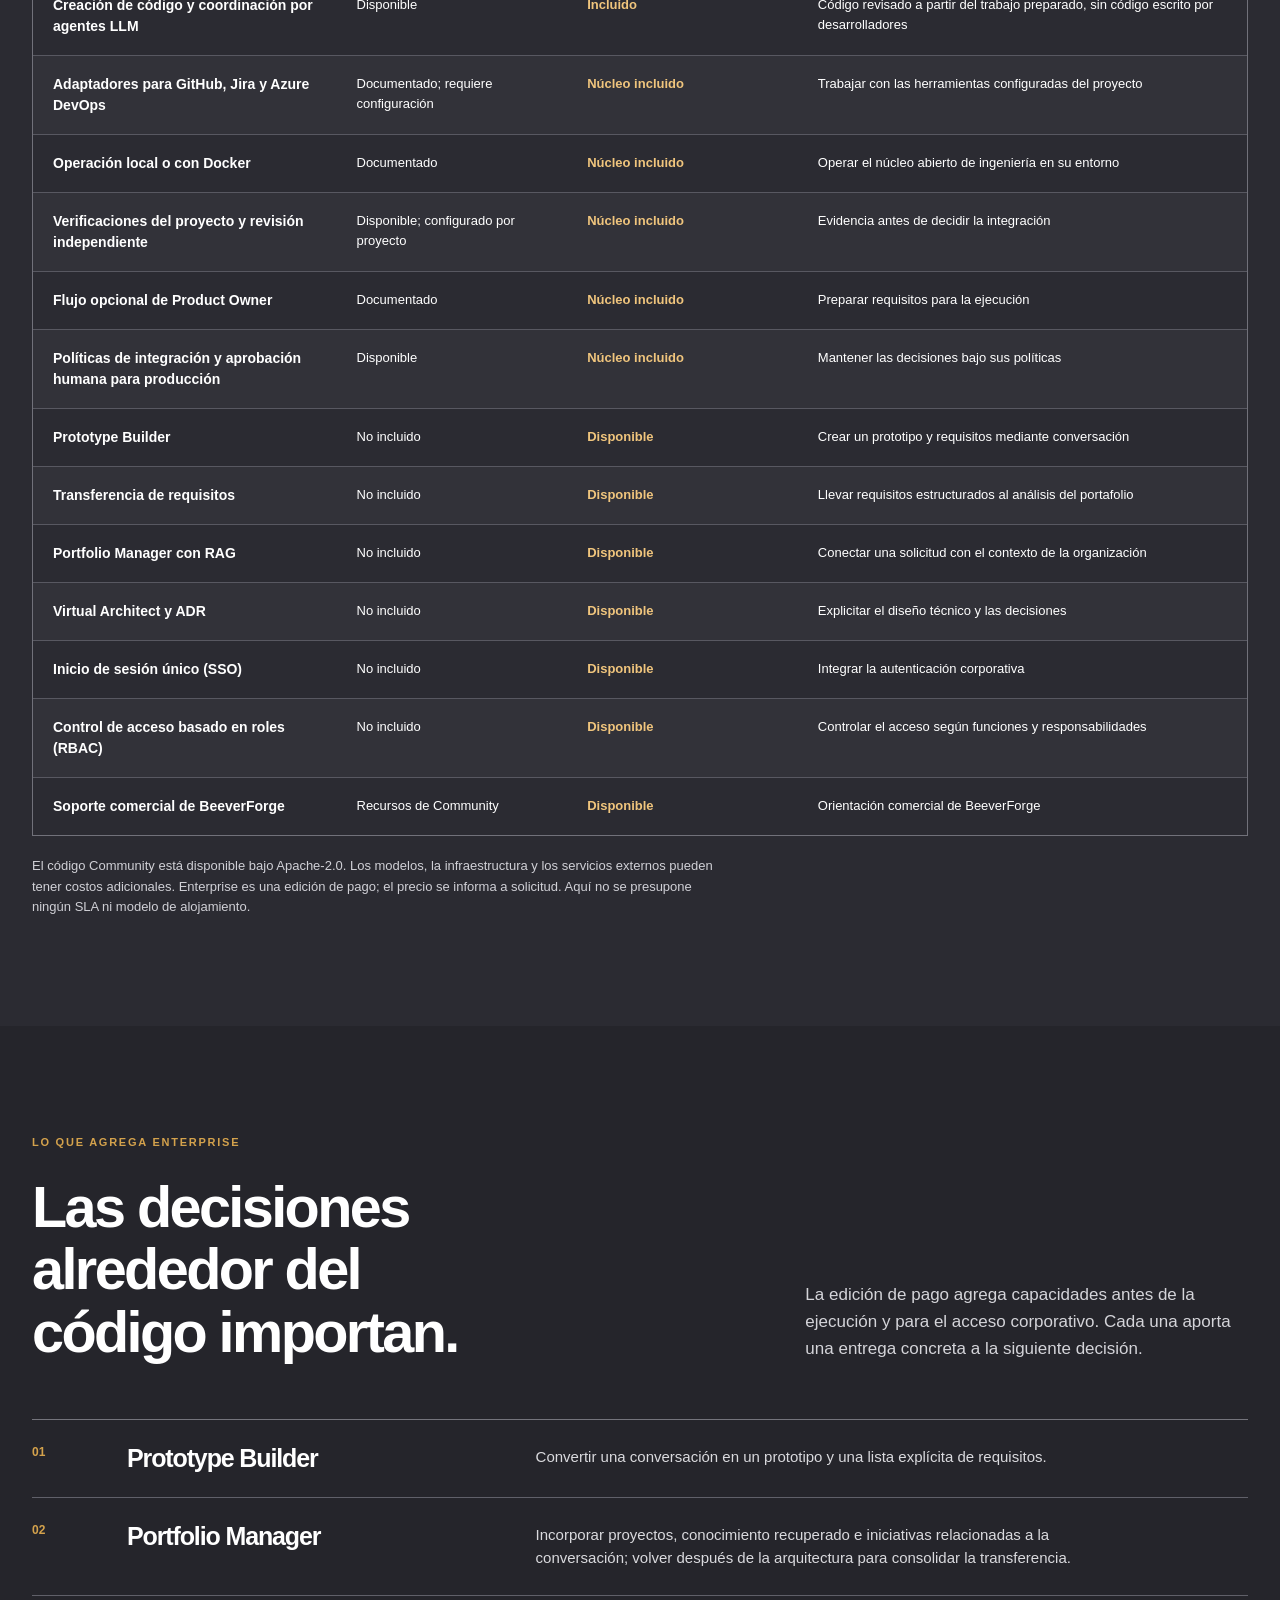
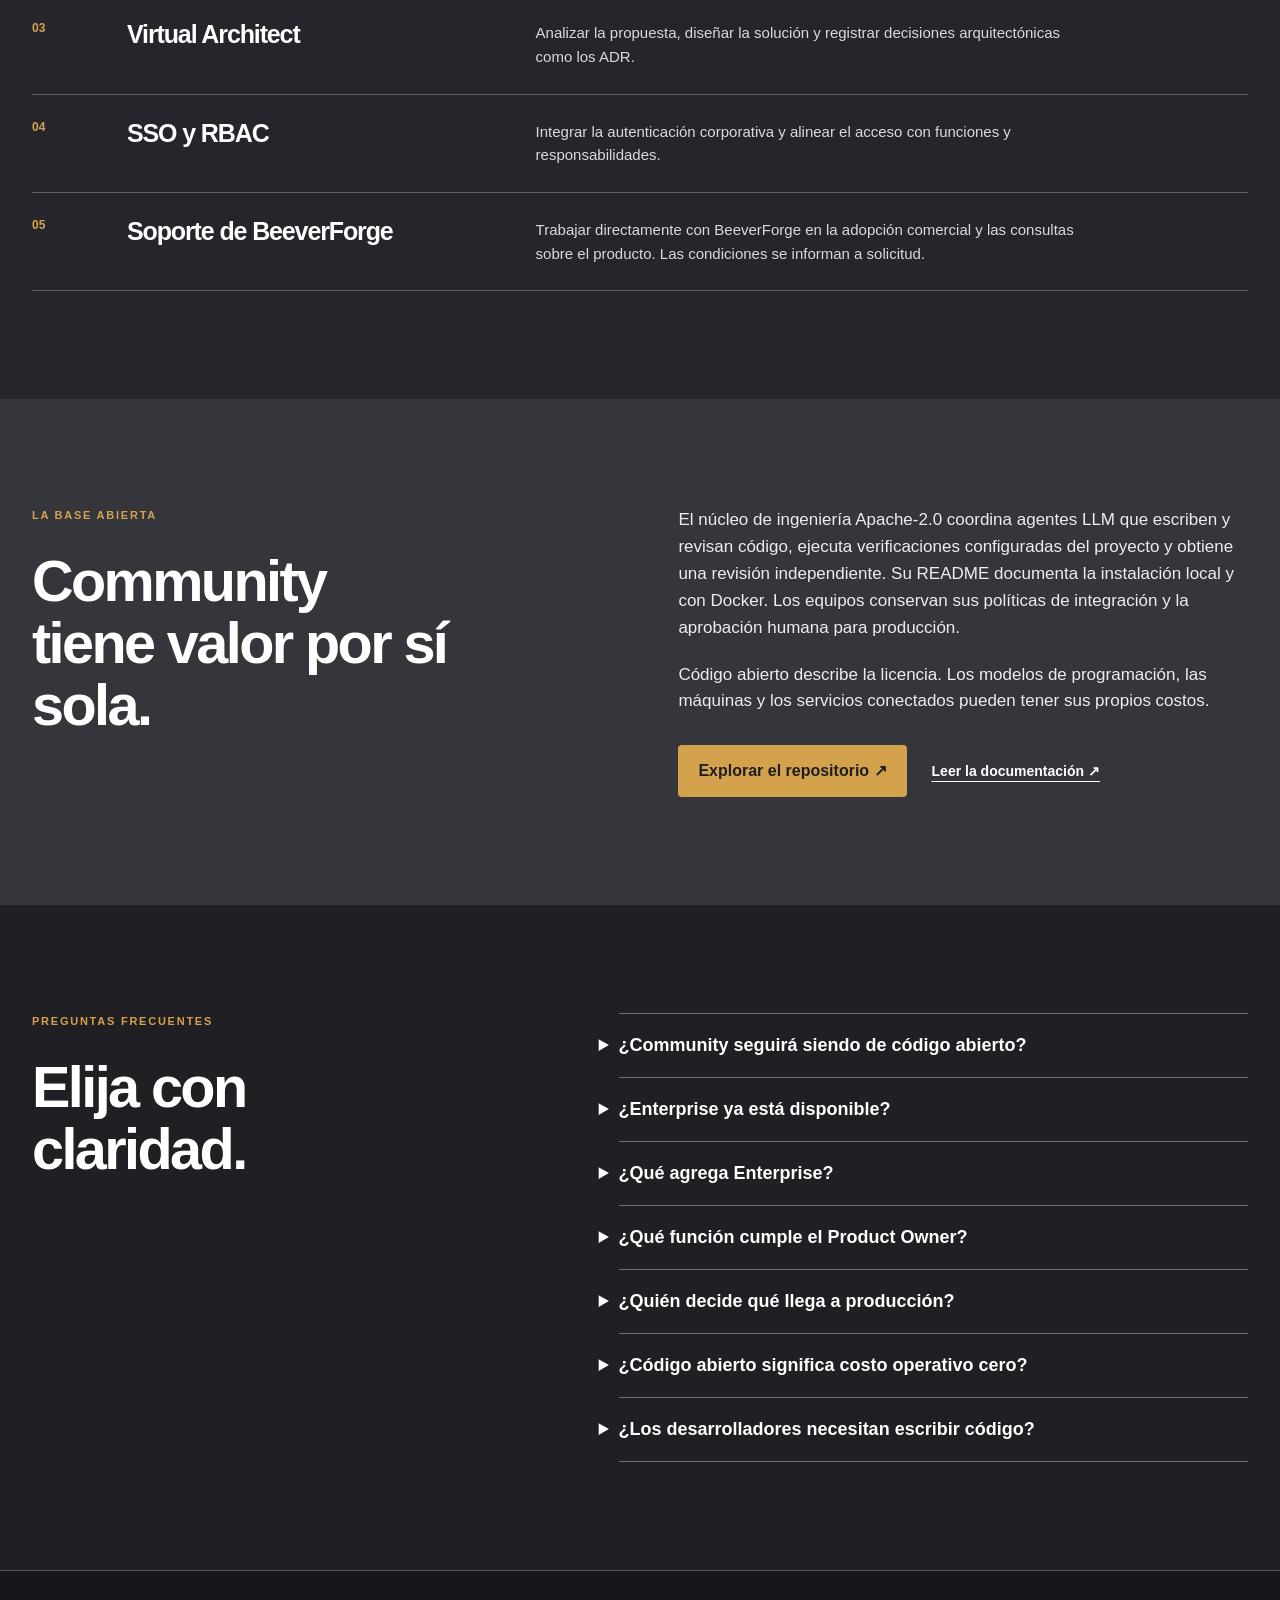
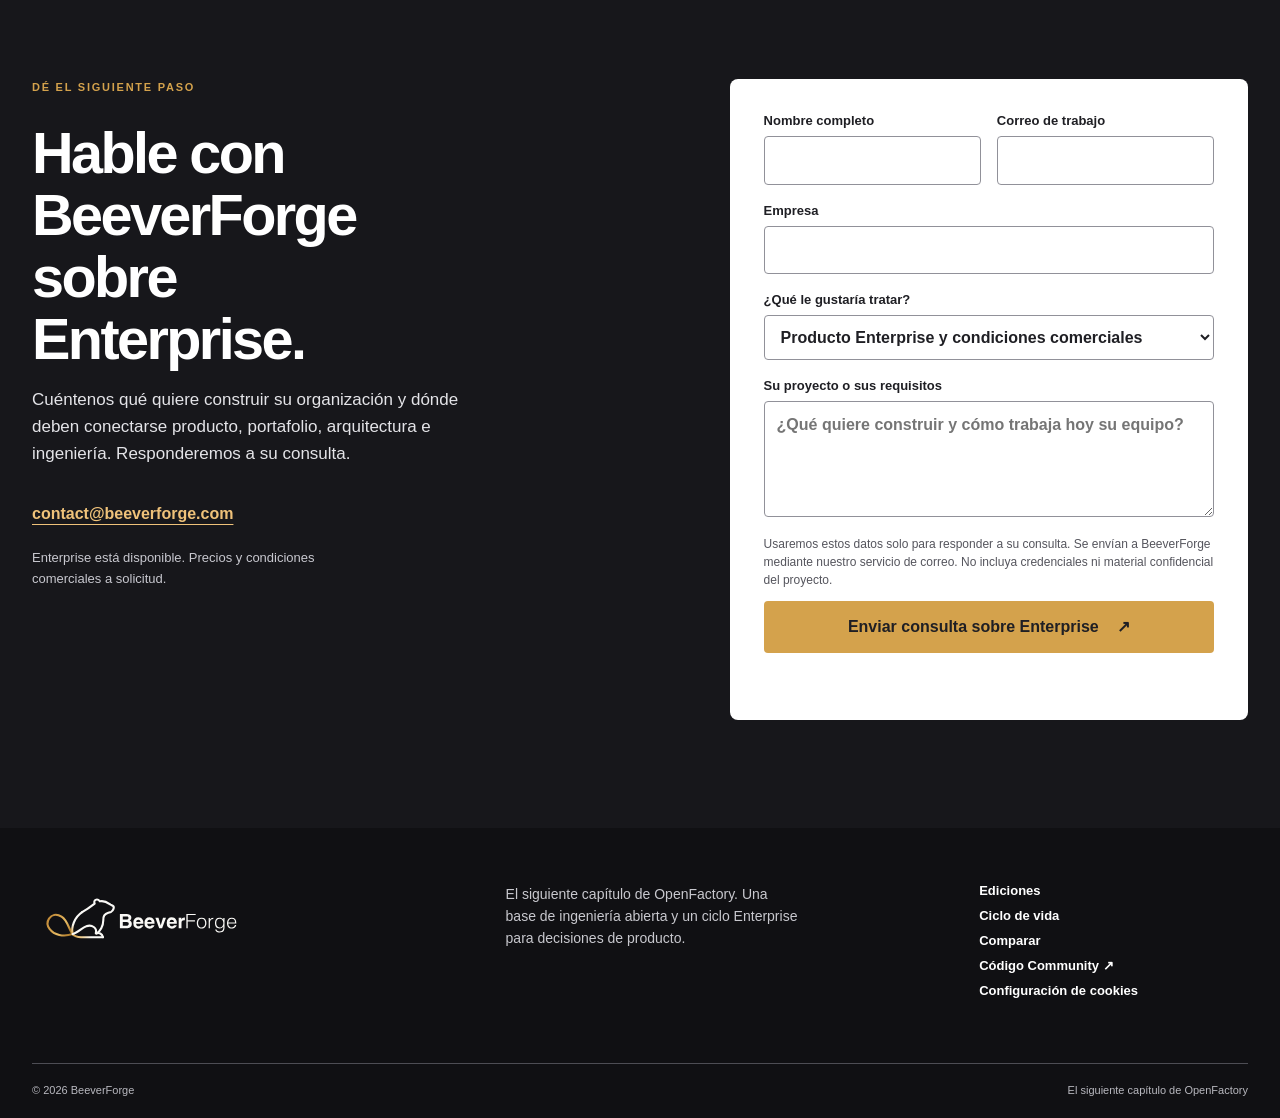
<file: es/index.html>
<!doctype html>
<html lang="es">
<head>
  <meta charset="utf-8">
  <meta name="viewport" content="width=device-width, initial-scale=1">
  <meta name="robots" content="index,follow,max-image-preview:large">
  <meta name="theme-color" content="#1F1F24">
  <meta name="description" content="Conecte necesidades de negocio con prototipos, requisitos, portafolio, arquitectura y desarrollo por agentes LLM. Conozca Community y Enterprise.">
  <title>BeeverForge — De la idea al software desarrollado</title>
  <meta property="og:type" content="website">
  <meta property="og:locale" content="es_ES">
  <meta property="og:site_name" content="BeeverForge">
  <meta property="og:title" content="BeeverForge — De la idea al software desarrollado">
  <meta property="og:description" content="Conecte necesidades de negocio con prototipos, requisitos, portafolio, arquitectura y desarrollo por agentes LLM. Conozca Community y Enterprise.">
  <meta property="og:image" content="https://beeverforge.com/assets/og-beeverforge.png">
  <meta property="og:image:width" content="1200">
  <meta property="og:image:height" content="630">
  <meta name="twitter:card" content="summary_large_image">
  <link rel="canonical" href="https://beeverforge.com/es/">
  <meta property="og:url" content="https://beeverforge.com/es/">
  <link rel="alternate" hreflang="en" href="https://beeverforge.com/">
  <link rel="alternate" hreflang="es" href="https://beeverforge.com/es/">
  <link rel="alternate" hreflang="pt-BR" href="https://beeverforge.com/pt/">
  <link rel="alternate" hreflang="x-default" href="https://beeverforge.com/">
  <link rel="icon" href="/assets/favicon.svg" type="image/svg+xml">
  <link rel="apple-touch-icon" href="/assets/apple-touch-icon.png">
  <link rel="stylesheet" href="/assets/final.css">
  <script>try{document.documentElement.dataset.theme=localStorage.getItem('beeverforge-theme')==='light'?'light':'dark'}catch{document.documentElement.dataset.theme='dark'}</script>
  <script type="application/ld+json">{"@context":"https://schema.org","@type":"Organization","name":"BeeverForge","url":"https://beeverforge.com/","logo":"https://beeverforge.com/assets/logo-dark.svg","email":"contact@beeverforge.com"}</script>
</head>
<body>
  <a class="skip-link" href="#main">Saltar al contenido</a>
  <header class="site-header">
    <div class="shell header-inner">
      <a class="brand" href="/es/" aria-label="Inicio de BeeverForge"><img src="/assets/logo-dark.svg" alt="BeeverForge" width="240" height="74"></a>
      <button class="menu-toggle" type="button" aria-controls="site-nav" aria-expanded="false" aria-label="Abrir menú">Menú</button>
      <nav id="site-nav" class="site-nav" aria-label="Navegación principal">
        <a href="#editions">Ediciones</a><a href="#lifecycle">Ciclo de vida</a><a href="#comparison">Comparar</a><a href="#questions">Preguntas frecuentes</a><a class="nav-cta" href="#contact">Hablar con BeeverForge <span aria-hidden="true">↗</span></a>
      </nav>
      <div class="header-tools"><label class="language-picker"><span class="sr-only">Idioma</span><select aria-label="Idioma" data-language><option value="/">English</option><option value="/es/" selected>Español</option><option value="/pt/">Português</option></select></label><button class="theme-toggle" type="button" data-theme-toggle aria-label="Cambiar al modo claro" aria-pressed="false"><span aria-hidden="true">◐</span><span data-theme-label>Modo claro</span></button></div>
    </div>
  </header>
  <main id="main">
    <section class="hero" aria-labelledby="hero-title">
      <div class="shell hero-grid">
        <div class="hero-copy">
          <p class="eyebrow"><span class="gold-dot" aria-hidden="true"></span> BeeverForge Enterprise · Disponible ahora</p>
          <h1 id="hero-title">De la idea al software desarrollado, <em>con el contexto intacto.</em></h1>
          <p class="lead">BeeverForge conecta una necesidad del negocio con un prototipo, requisitos, contexto del portafolio, arquitectura y entrega. Los agentes basados en LLM escriben todo el código. Las personas orientan las decisiones y aprueban el paso a producción.</p>
          <div class="actions"><a class="button button-gold" href="#contact">Hablar con BeeverForge <span aria-hidden="true">↗</span></a><a class="text-link" href="#editions">Explorar las ediciones <span aria-hidden="true">↓</span></a></div>
        </div>
        <div class="hero-aside" aria-label="Cuatro decisiones conectadas">
          <p class="aside-title">Una solicitud. Una secuencia continua de decisiones.</p>
          <ol>
            <li><span>01</span><div><strong>Dar forma a la idea</strong><small>Conversación, prototipo y requisitos</small></div></li>
            <li><span>02</span><div><strong>Ubicarla en el contexto</strong><small>Proyectos, conocimiento e iniciativas relacionadas</small></div></li>
            <li><span>03</span><div><strong>Definir el diseño</strong><small>Arquitectura y registros de decisiones</small></div></li>
            <li><span>04</span><div><strong>Pasar a la ejecución</strong><small>Transferencia de producto, verificaciones y revisión</small></div></li>
          </ol>
          <p class="aside-end">El contexto avanza con el trabajo.</p>
        </div>
      </div>
      <div class="shell hero-bottom"><span>El siguiente capítulo de OpenFactory</span><span>01 / Producto, portafolio, ingeniería</span></div>
    </section>

    <section id="productivity" class="section productivity" aria-labelledby="productivity-title"><div class="shell productivity-layout"><div><p class="eyebrow">Más que un asistente de programación</p><h2 id="productivity-title">Más capacidad de entrega, sin código escrito por desarrolladores.</h2></div><div><p>Incluso con un asistente LLM, el desarrollo manual sigue dependiendo de personas para convertir cada respuesta en código, verificaciones y cambios revisados. BeeverForge coordina agentes LLM a lo largo de ese flujo. Los desarrolladores no necesitan escribir código; pueden concentrarse en requisitos, arquitectura, calidad y aprobación.</p><p>Este enfoque busca aumentar la capacidad de desarrollo y reducir la pérdida de contexto y el retrabajo. Los resultados dependen del proyecto, la configuración y la revisión; no se promete un aumento fijo de productividad.</p></div></div></section>

    <section id="editions" class="section editions" aria-labelledby="editions-title">
      <div class="shell">
        <div class="section-heading"><p class="eyebrow">Dos ediciones · una base de ingeniería</p><h2 id="editions-title">Empiece con el núcleo abierto.<br>Conecte todo el recorrido con Enterprise.</h2><p>Elija el alcance que necesita su organización. El núcleo Community está disponible como código abierto; Enterprise es la edición de pago disponible de BeeverForge.</p></div>
        <div class="edition-columns">
          <article class="edition-panel"><div class="edition-top"><span class="edition-index">01 / COMMUNITY</span><span class="status">Código abierto · disponible</span></div><h3>Ejecución bajo el control de su equipo.</h3><p>Los agentes LLM crean y revisan el código a partir del trabajo preparado. El núcleo ejecuta verificaciones del proyecto, obtiene una revisión independiente y aplica sus políticas de integración y promoción.</p><ul><li>Adaptadores documentados para GitHub, Jira y Azure DevOps</li><li>Operación local o con Docker según la configuración</li><li>Flujo opcional de preparación de requisitos</li></ul><a class="text-link" href="https://github.com/Open-Factory-Digital/openfactory-core">Ver código e instalación ↗</a></article>
          <article class="edition-panel enterprise-panel"><div class="edition-top"><span class="edition-index">02 / ENTERPRISE</span><span class="status">Edición de pago · disponible</span></div><h3>Contexto de negocio antes y durante la entrega.</h3><p>Conecte el prototipo, los requisitos, el conocimiento del portafolio y las decisiones arquitectónicas con el núcleo de ingeniería.</p><ul><li>Prototype Builder, Portfolio Manager y Virtual Architect</li><li>Acceso corporativo mediante SSO y RBAC</li><li>Soporte comercial de BeeverForge</li></ul><a class="text-link" href="#contact">Hablar sobre Enterprise ↗</a></article>
        </div>
      </div>
    </section>

    <section id="lifecycle" class="section lifecycle" aria-labelledby="lifecycle-title">
      <div class="shell">
        <div class="section-heading lifecycle-heading"><p class="eyebrow">Cómo avanza el trabajo</p><h2 id="lifecycle-title">El ciclo de vida del producto conectado.</h2><p>El cliente parte de una necesidad. Cada etapa produce una entrega concreta y transmite su contexto. Portfolio Manager vuelve después de la arquitectura para consolidar la transferencia antes de la ejecución.</p></div>
        <ol class="journey" aria-label="Ciclo de vida del producto Enterprise">
          <li><span class="step-number">01</span><div class="step-name"><h3>Cliente</h3><small>Punto de partida</small></div><p>Expone la necesidad y explora una solución.</p><strong>Intención y contexto inicial</strong></li>
          <li><span class="step-number">02</span><div class="step-name"><h3>Prototype Builder</h3><small>Enterprise</small></div><p>Crea un prototipo mediante una conversación y explicita los requisitos.</p><strong>Prototipo y requisitos identificados</strong></li>
          <li><span class="step-number">03</span><div class="step-name"><h3>Transferencia de requisitos</h3><small>Enterprise</small></div><p>Envía una lista estructurada del prototipo al análisis del portafolio.</p><strong>Lista estructurada de requisitos</strong></li>
          <li><span class="step-number">04</span><div class="step-name"><h3>Portfolio Manager</h3><small>Enterprise</small></div><p>Recupera conocimiento de la organización mediante RAG, conversa con el cliente e identifica iniciativas relacionadas.</p><strong>Demanda en el contexto del portafolio</strong></li>
          <li><span class="step-number">05</span><div class="step-name"><h3>Virtual Architect</h3><small>Enterprise</small></div><p>Analiza la propuesta, diseña la solución y registra decisiones arquitectónicas, incluidos los ADR.</p><strong>Diseño técnico y decisiones</strong></li>
          <li class="return-step"><span class="step-number">06</span><div class="step-name"><h3>Portfolio Manager</h3><small>Regreso para consolidación</small></div><p>Concilia los requisitos y la arquitectura y prepara la transferencia al área de producto.</p><strong>Transferencia consolidada</strong></li>
          <li><span class="step-number">07</span><div class="step-name"><h3>Responsable de producto (Product Owner, PO)</h3><small>Transferencia a producto</small></div><p>Recibe los requisitos y envía el trabajo preparado al flujo de ejecución.</p><strong>Trabajo preparado para ingeniería</strong></li>
          <li><span class="step-number">08</span><div class="step-name"><h3>Núcleo de ingeniería existente</h3><small>Base Community</small></div><p>Coordina agentes, ejecuta verificaciones configuradas y obtiene una revisión independiente. La integración sigue las políticas y producción requiere aprobación humana.</p><strong>Cambio revisado para una decisión controlada</strong></li>
        </ol>
        <p class="journey-note">Product Owner designa una función en este flujo; su operación humana o automatizada depende de la implementación. Se mantienen las políticas del núcleo Community y la aprobación humana para producción.</p>
      </div>
    </section>

    <section id="comparison" class="section comparison" aria-labelledby="comparison-title">
      <div class="shell"><div class="section-heading"><p class="eyebrow">Una decisión de compra más clara</p><h2 id="comparison-title">Community y Enterprise, lado a lado.</h2><p>Enterprise incluye la base de ingeniería y agrega capacidades de producto, portafolio, arquitectura y acceso corporativo. El propietario del producto confirma la disponibilidad de los módulos Enterprise; el comportamiento de Community se basa en el código y la documentación públicos.</p></div>
        <div class="table-frame" tabindex="0" aria-label="Tabla de comparación, desplazable horizontalmente en pantallas pequeñas"><table><caption>Capacidades y disponibilidad por edición</caption><thead><tr><th scope="col">Capacidad</th><th scope="col">Community</th><th scope="col">Enterprise</th><th scope="col">Beneficio práctico</th></tr></thead><tbody>
          <tr><th scope="row">Creación de código y coordinación por agentes LLM</th><td>Disponible</td><td>Incluido</td><td>Código revisado a partir del trabajo preparado, sin código escrito por desarrolladores</td></tr>
          <tr><th scope="row">Adaptadores para GitHub, Jira y Azure DevOps</th><td>Documentado; requiere configuración</td><td>Núcleo incluido</td><td>Trabajar con las herramientas configuradas del proyecto</td></tr>
          <tr><th scope="row">Operación local o con Docker</th><td>Documentado</td><td>Núcleo incluido</td><td>Operar el núcleo abierto de ingeniería en su entorno</td></tr>
          <tr><th scope="row">Verificaciones del proyecto y revisión independiente</th><td>Disponible; configurado por proyecto</td><td>Núcleo incluido</td><td>Evidencia antes de decidir la integración</td></tr>
          <tr><th scope="row">Flujo opcional de Product Owner</th><td>Documentado</td><td>Núcleo incluido</td><td>Preparar requisitos para la ejecución</td></tr>
          <tr><th scope="row">Políticas de integración y aprobación humana para producción</th><td>Disponible</td><td>Núcleo incluido</td><td>Mantener las decisiones bajo sus políticas</td></tr>
          <tr class="enterprise-row"><th scope="row">Prototype Builder</th><td>No incluido</td><td>Disponible</td><td>Crear un prototipo y requisitos mediante conversación</td></tr>
          <tr class="enterprise-row"><th scope="row">Transferencia de requisitos</th><td>No incluido</td><td>Disponible</td><td>Llevar requisitos estructurados al análisis del portafolio</td></tr>
          <tr class="enterprise-row"><th scope="row">Portfolio Manager con RAG</th><td>No incluido</td><td>Disponible</td><td>Conectar una solicitud con el contexto de la organización</td></tr>
          <tr class="enterprise-row"><th scope="row">Virtual Architect y ADR</th><td>No incluido</td><td>Disponible</td><td>Explicitar el diseño técnico y las decisiones</td></tr>
          <tr class="enterprise-row"><th scope="row">Inicio de sesión único (SSO)</th><td>No incluido</td><td>Disponible</td><td>Integrar la autenticación corporativa</td></tr>
          <tr class="enterprise-row"><th scope="row">Control de acceso basado en roles (RBAC)</th><td>No incluido</td><td>Disponible</td><td>Controlar el acceso según funciones y responsabilidades</td></tr>
          <tr class="enterprise-row"><th scope="row">Soporte comercial de BeeverForge</th><td>Recursos de Community</td><td>Disponible</td><td>Orientación comercial de BeeverForge</td></tr>
        </tbody></table></div>
        <p class="comparison-note">El código Community está disponible bajo Apache-2.0. Los modelos, la infraestructura y los servicios externos pueden tener costos adicionales. Enterprise es una edición de pago; el precio se informa a solicitud. Aquí no se presupone ningún SLA ni modelo de alojamiento.</p>
      </div>
    </section>

    <section id="enterprise" class="section capabilities" aria-labelledby="capabilities-title"><div class="shell"><div class="section-heading"><p class="eyebrow">Lo que agrega Enterprise</p><h2 id="capabilities-title">Las decisiones alrededor del código importan.</h2><p>La edición de pago agrega capacidades antes de la ejecución y para el acceso corporativo. Cada una aporta una entrega concreta a la siguiente decisión.</p></div><div class="capability-lines">
      <article><span>01</span><h3>Prototype Builder</h3><p>Convertir una conversación en un prototipo y una lista explícita de requisitos.</p></article>
      <article><span>02</span><h3>Portfolio Manager</h3><p>Incorporar proyectos, conocimiento recuperado e iniciativas relacionadas a la conversación; volver después de la arquitectura para consolidar la transferencia.</p></article>
      <article><span>03</span><h3>Virtual Architect</h3><p>Analizar la propuesta, diseñar la solución y registrar decisiones arquitectónicas como los ADR.</p></article>
      <article><span>04</span><h3>SSO y RBAC</h3><p>Integrar la autenticación corporativa y alinear el acceso con funciones y responsabilidades.</p></article>
      <article><span>05</span><h3>Soporte de BeeverForge</h3><p>Trabajar directamente con BeeverForge en la adopción comercial y las consultas sobre el producto. Las condiciones se informan a solicitud.</p></article>
    </div></div></section>

    <section id="community" class="section open-core" aria-labelledby="core-title"><div class="shell core-layout"><div><p class="eyebrow">La base abierta</p><h2 id="core-title">Community tiene valor por sí sola.</h2></div><div><p>El núcleo de ingeniería Apache-2.0 coordina agentes LLM que escriben y revisan código, ejecuta verificaciones configuradas del proyecto y obtiene una revisión independiente. Su README documenta la instalación local y con Docker. Los equipos conservan sus políticas de integración y la aprobación humana para producción.</p><p>Código abierto describe la licencia. Los modelos de programación, las máquinas y los servicios conectados pueden tener sus propios costos.</p><div class="actions"><a class="button button-gold" href="https://github.com/Open-Factory-Digital/openfactory-core">Explorar el repositorio ↗</a><a class="text-link" href="https://github.com/Open-Factory-Digital/openfactory-core/tree/main/docs">Leer la documentación ↗</a></div></div></div></section>

    <section id="questions" class="section faq" aria-labelledby="faq-title"><div class="shell faq-layout"><div><p class="eyebrow">Preguntas frecuentes</p><h2 id="faq-title">Elija con claridad.</h2></div><div class="faq-list">
      <details><summary>¿Community seguirá siendo de código abierto?</summary><p>Sí. El núcleo de ingeniería Apache-2.0 sigue disponible para ejecutar, examinar y recibir contribuciones. Enterprise es la edición de pago construida sobre esa base.</p></details>
      <details><summary>¿Enterprise ya está disponible?</summary><p>Sí. BeeverForge Enterprise está disponible para contratación. Contacte con BeeverForge para hablar de los requisitos de su organización y los precios.</p></details>
      <details><summary>¿Qué agrega Enterprise?</summary><p>Enterprise agrega Prototype Builder, la transferencia de requisitos, Portfolio Manager, Virtual Architect, SSO, RBAC y soporte comercial de BeeverForge alrededor del núcleo de ingeniería.</p></details>
      <details><summary>¿Qué función cumple el Product Owner?</summary><p>El Product Owner (PO) recibe los requisitos consolidados y envía el trabajo preparado al flujo de ejecución existente. El núcleo Community también documenta un flujo opcional de Product Owner. Su operación humana o automatizada depende de la implementación.</p></details>
      <details><summary>¿Quién decide qué llega a producción?</summary><p>El núcleo documentado utiliza políticas configurables. La revisión independiente es consultiva de forma predeterminada, y el paso a producción requiere aprobación humana.</p></details>
      <details><summary>¿Código abierto significa costo operativo cero?</summary><p>No. El código Community es Apache-2.0, pero los modelos de programación, la infraestructura y los servicios externos pueden tener costos separados.</p></details>
      <details><summary>¿Los desarrolladores necesitan escribir código?</summary><p>No. Los agentes LLM escriben y revisan el código en el flujo de BeeverForge. Las personas siguen definiendo requisitos, orientando la arquitectura, revisando evidencias y aprobando la producción según sus políticas.</p></details>
    </div></div></section>

    <section id="contact" class="section contact" aria-labelledby="contact-title"><div class="shell contact-layout"><div><p class="eyebrow">Dé el siguiente paso</p><h2 id="contact-title">Hable con BeeverForge sobre Enterprise.</h2><p>Cuéntenos qué quiere construir su organización y dónde deben conectarse producto, portafolio, arquitectura e ingeniería. Responderemos a su consulta.</p><a class="contact-email" href="mailto:contact@beeverforge.com">contact@beeverforge.com</a><p class="contact-note">Enterprise está disponible. Precios y condiciones comerciales a solicitud.</p></div><form class="inquiry-form" data-inquiry-form data-endpoint="https://beeverforge-contact.80-pereira.workers.dev/contact" data-source="website" data-success-url="/es/thank-you/" data-pending-message="Enviando su consulta…" data-error-message="No pudimos enviar su consulta. Inténtelo de nuevo o escriba a contact@beeverforge.com." data-unavailable-message="El formulario no está disponible. Escriba a contact@beeverforge.com."><div class="form-trap" aria-hidden="true"><label>Deje este campo vacío<input name="website" tabindex="-1" autocomplete="off"></label></div><div class="form-pair"><label for="final-name">Nombre completo<input id="final-name" name="name" autocomplete="name" maxlength="120" required></label><label for="final-email">Correo de trabajo<input id="final-email" name="email" type="email" autocomplete="email" maxlength="254" required></label></div><label for="final-company">Empresa<input id="final-company" name="company" autocomplete="organization" maxlength="160" required></label><label for="final-interest">¿Qué le gustaría tratar?<select id="final-interest" name="interest"><option>Producto Enterprise y condiciones comerciales</option><option>Prototype Builder</option><option>Portfolio Manager y Virtual Architect</option><option>SSO, RBAC y soporte</option></select></label><label for="final-message">Su proyecto o sus requisitos<textarea id="final-message" name="message" rows="4" minlength="10" maxlength="5000" placeholder="¿Qué quiere construir y cómo trabaja hoy su equipo?" required></textarea></label><p class="form-privacy">Usaremos estos datos solo para responder a su consulta. Se envían a BeeverForge mediante nuestro servicio de correo. No incluya credenciales ni material confidencial del proyecto.</p><button class="button button-gold" type="submit">Enviar consulta sobre Enterprise <span aria-hidden="true">↗</span></button><p class="form-status" role="status" aria-live="polite"></p></form></div></section>
  </main>
  <aside class="consent-panel" data-consent-panel role="region" aria-live="polite" aria-labelledby="consent-title" hidden><div class="consent-copy"><p class="eyebrow">Preferencias de cookies</p><h2 id="consent-title">Usamos cookies.</h2><p>Usamos cookies para entender el tráfico del sitio. Acepte las cookies opcionales o rechácelas. Elija Configuración de cookies para ver los detalles.</p></div><div class="consent-actions"><button class="consent-reject" type="button" data-consent-reject>Rechazar opcionales</button><button class="consent-settings" type="button" data-consent-details-toggle aria-expanded="false" aria-controls="consent-details">Configuración de cookies</button><button class="button button-gold" type="button" data-consent-accept>Aceptar todas</button></div><div class="consent-details" id="consent-details" data-consent-details hidden><h3>Configuración de cookies</h3><p><strong>Almacenamiento esencial de preferencias</strong> recuerda su tema y su elección de cookies. Siempre está activo.</p><label class="consent-toggle"><input type="checkbox" data-analytics-toggle><span><strong>Cookies de analítica</strong><small>Opcionales · Google Analytics mide las visitas y el uso del sitio. La etiqueta de analítica permanece desactivada si no la permite.</small></span></label><div class="consent-detail-actions"><button class="consent-reject" type="button" data-consent-cancel>Cancelar</button><button class="button button-gold" type="button" data-consent-save>Guardar preferencias</button></div></div></aside>
  <footer class="site-footer"><div class="shell footer-grid"><img src="/assets/logo-dark.svg" alt="BeeverForge" width="240" height="74"><p>El siguiente capítulo de OpenFactory. Una base de ingeniería abierta y un ciclo Enterprise para decisiones de producto.</p><nav aria-label="Enlaces del pie de página"><a href="#editions">Ediciones</a><a href="#lifecycle">Ciclo de vida</a><a href="#comparison">Comparar</a><a href="https://github.com/Open-Factory-Digital/openfactory-core">Código Community ↗</a><button class="consent-link" type="button" data-consent-open>Configuración de cookies</button></nav></div><div class="shell footer-bottom"><span>© 2026 BeeverForge</span><span>El siguiente capítulo de OpenFactory</span></div></footer>
  <script src="/assets/final.js" defer></script>
  <script src="/assets/site.js" defer></script>
</body>
</html>
</file>
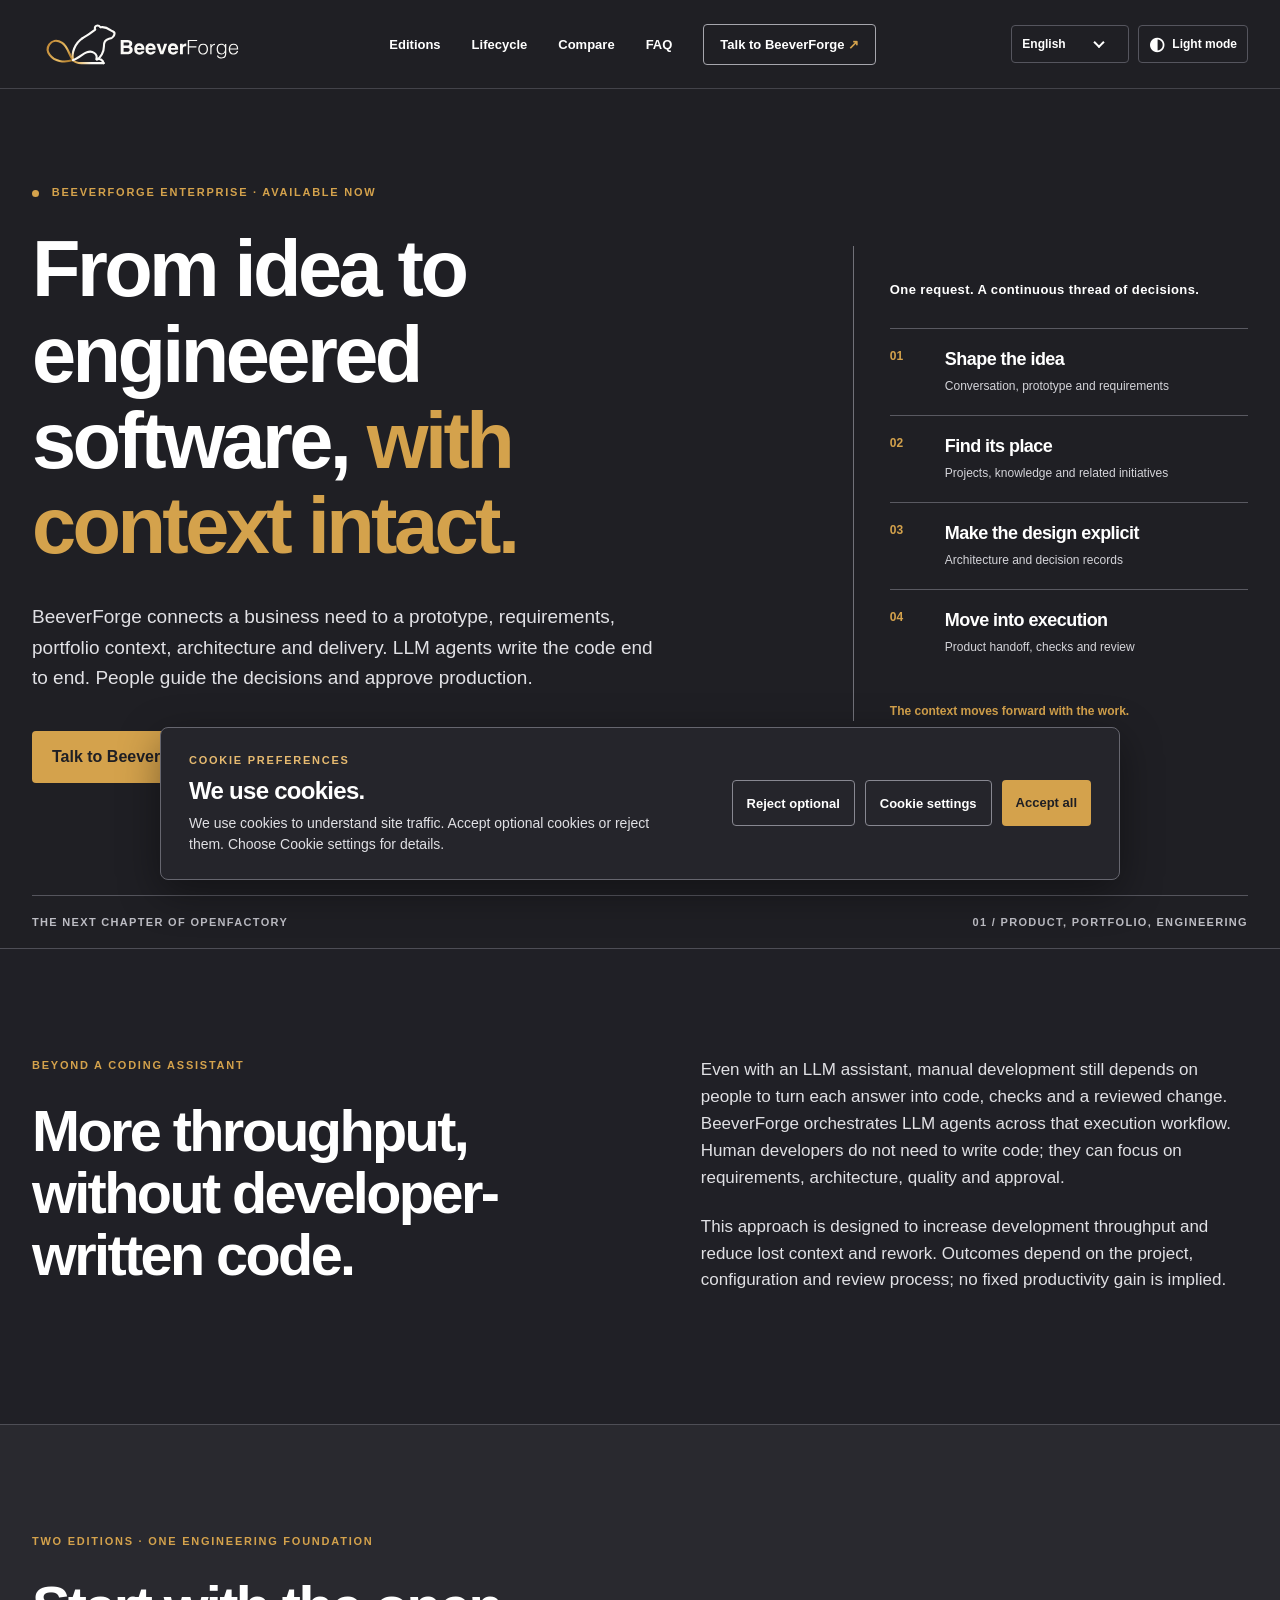
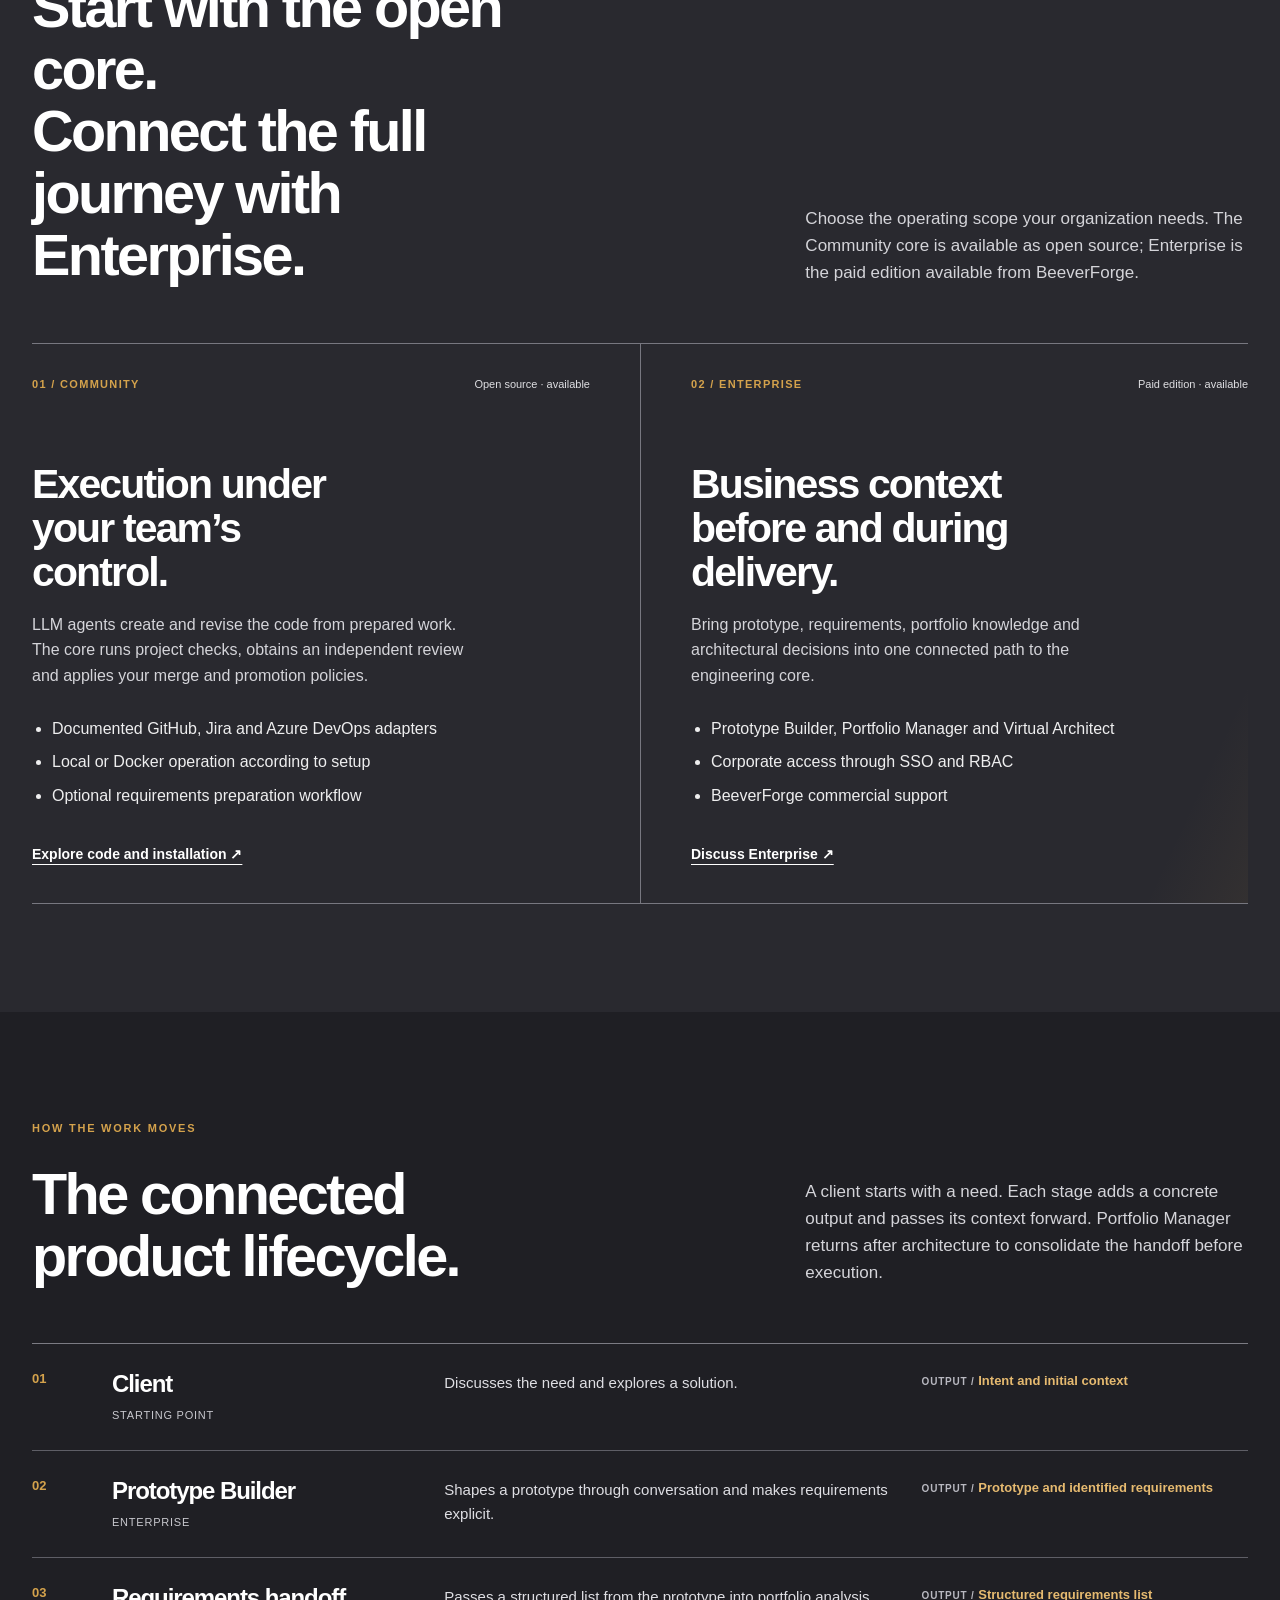
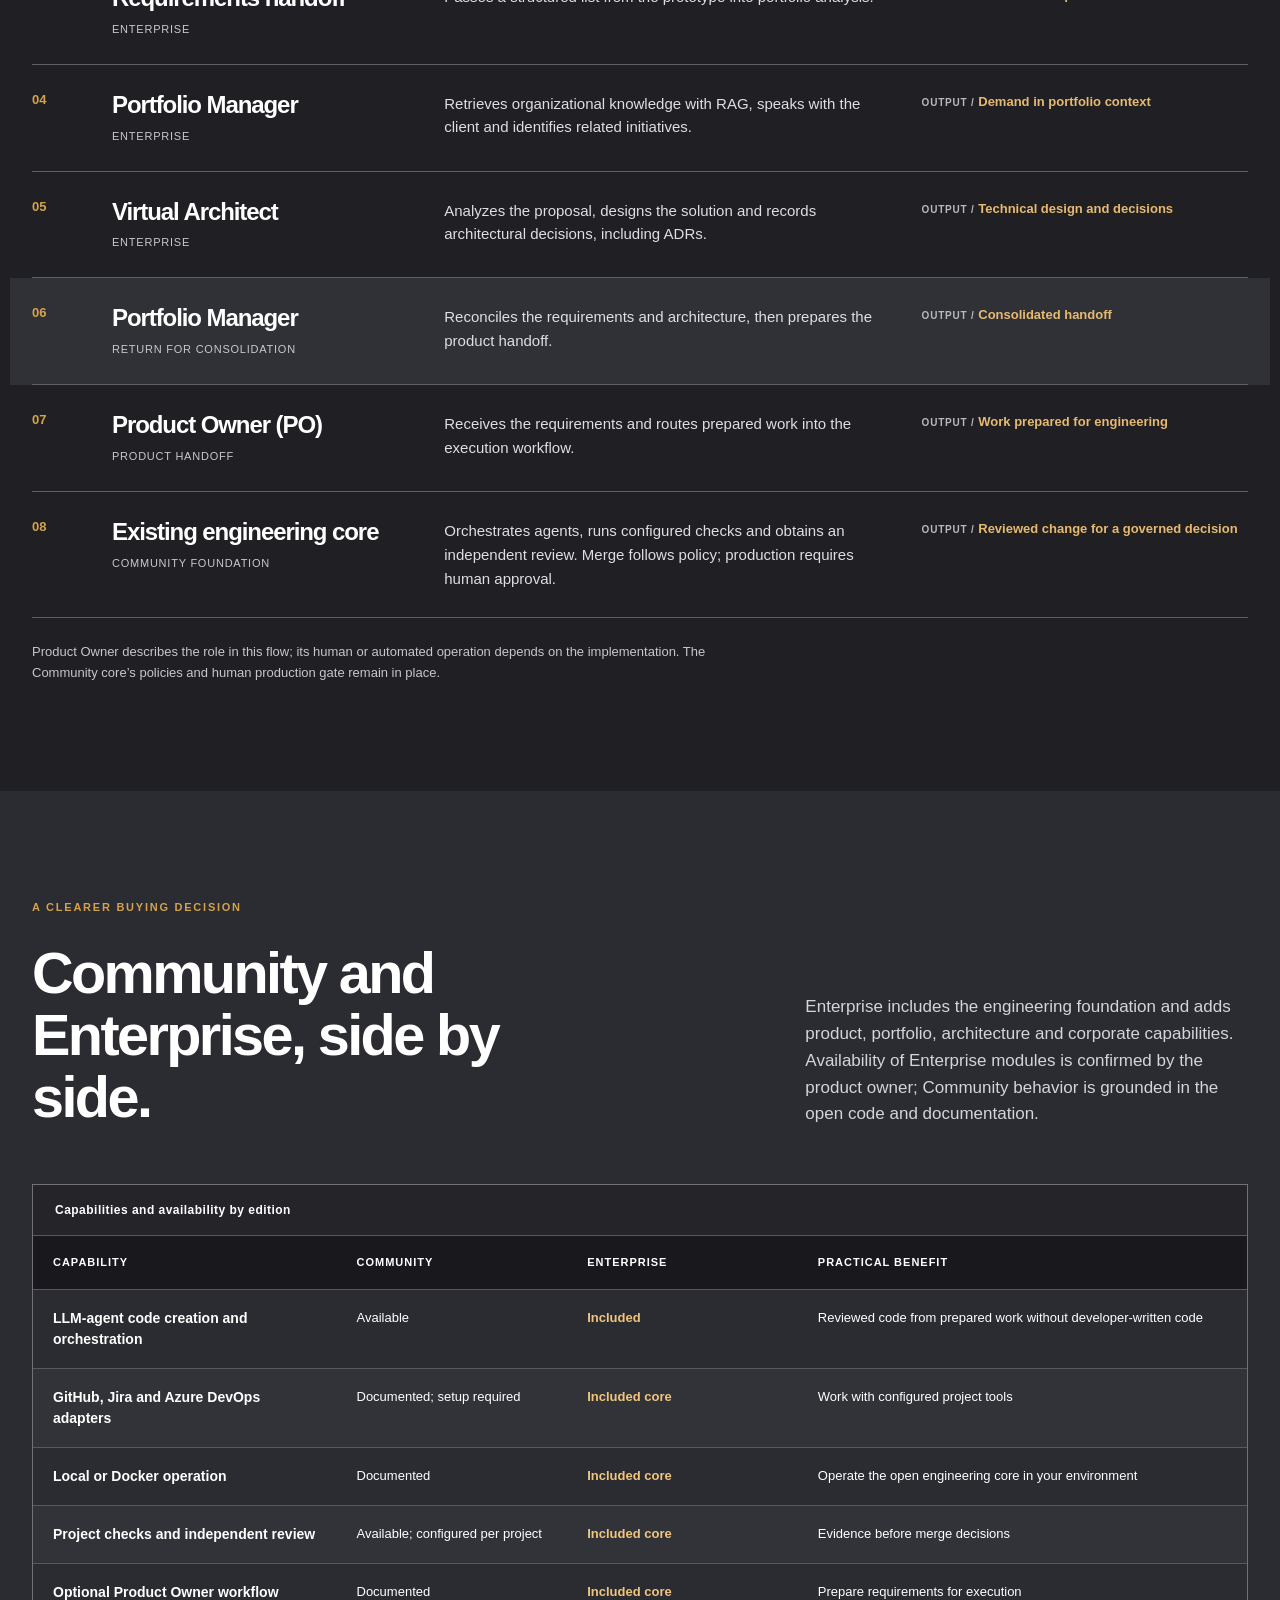
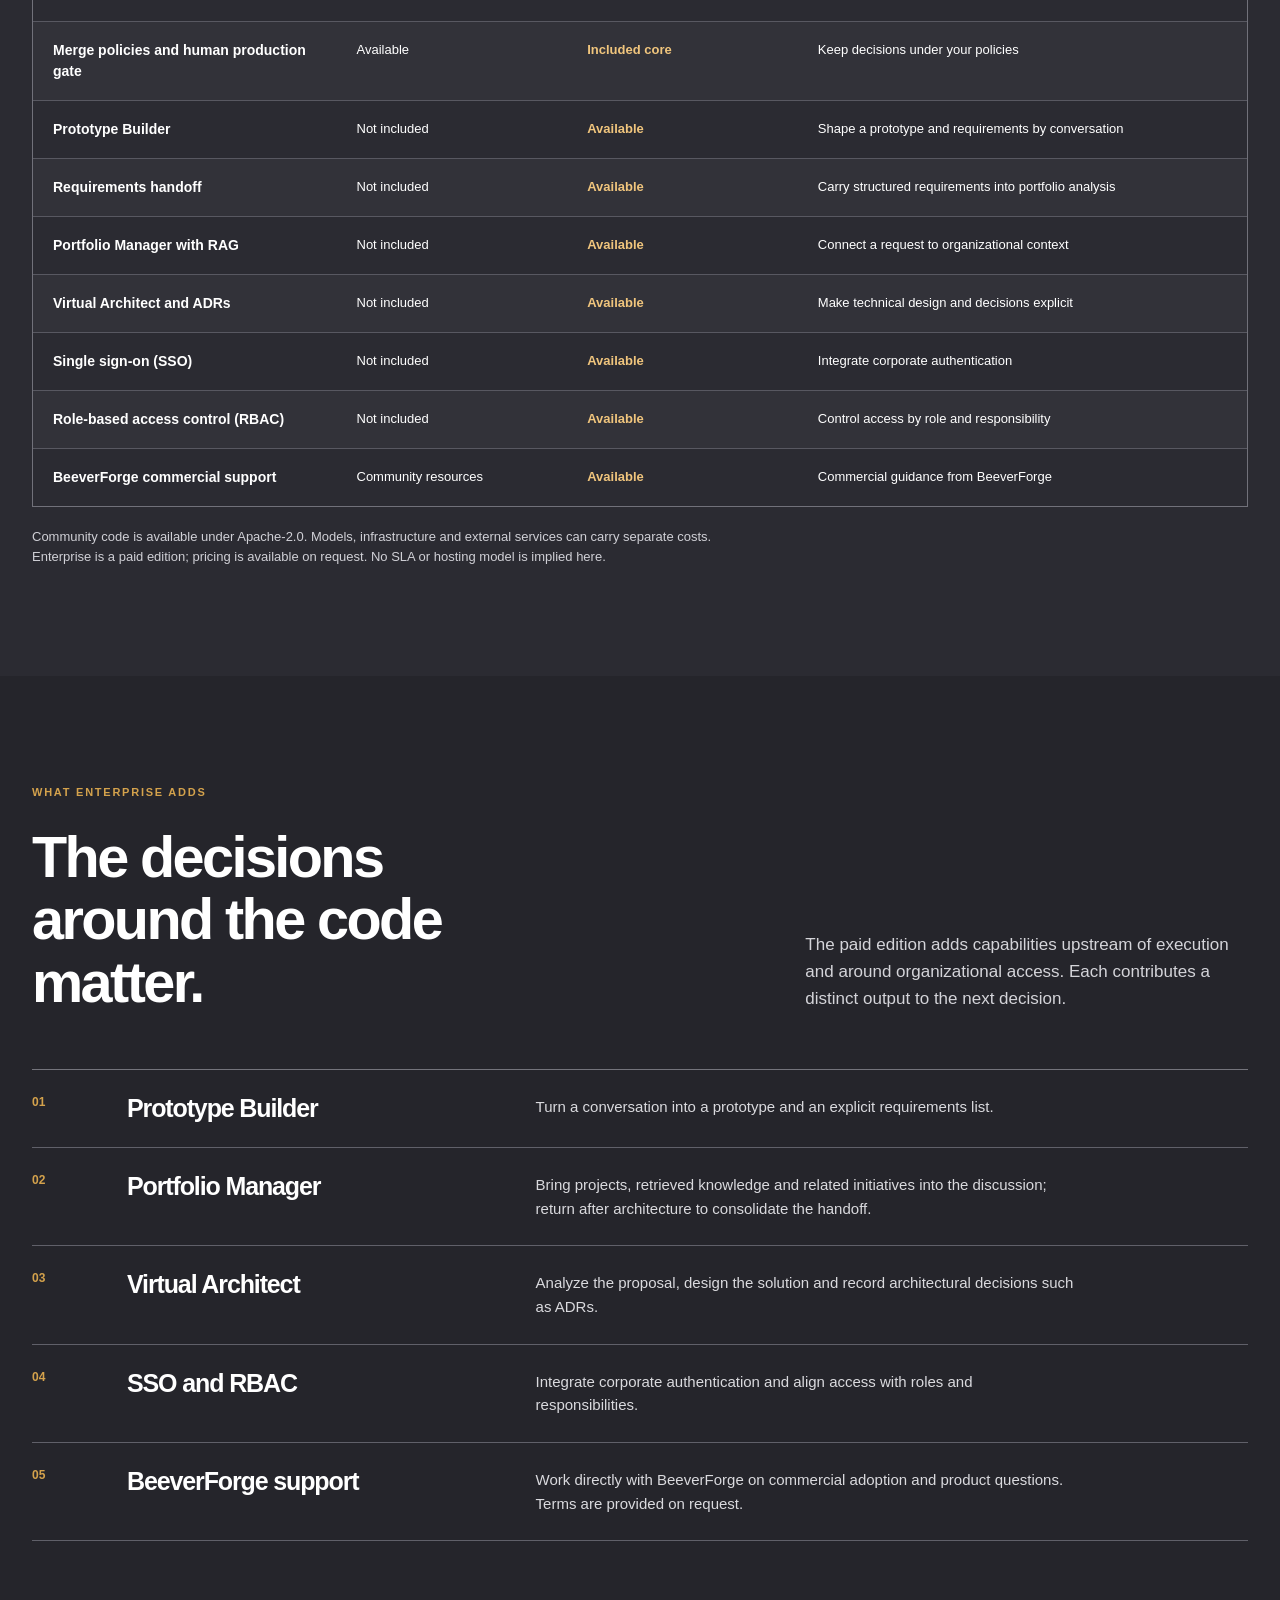
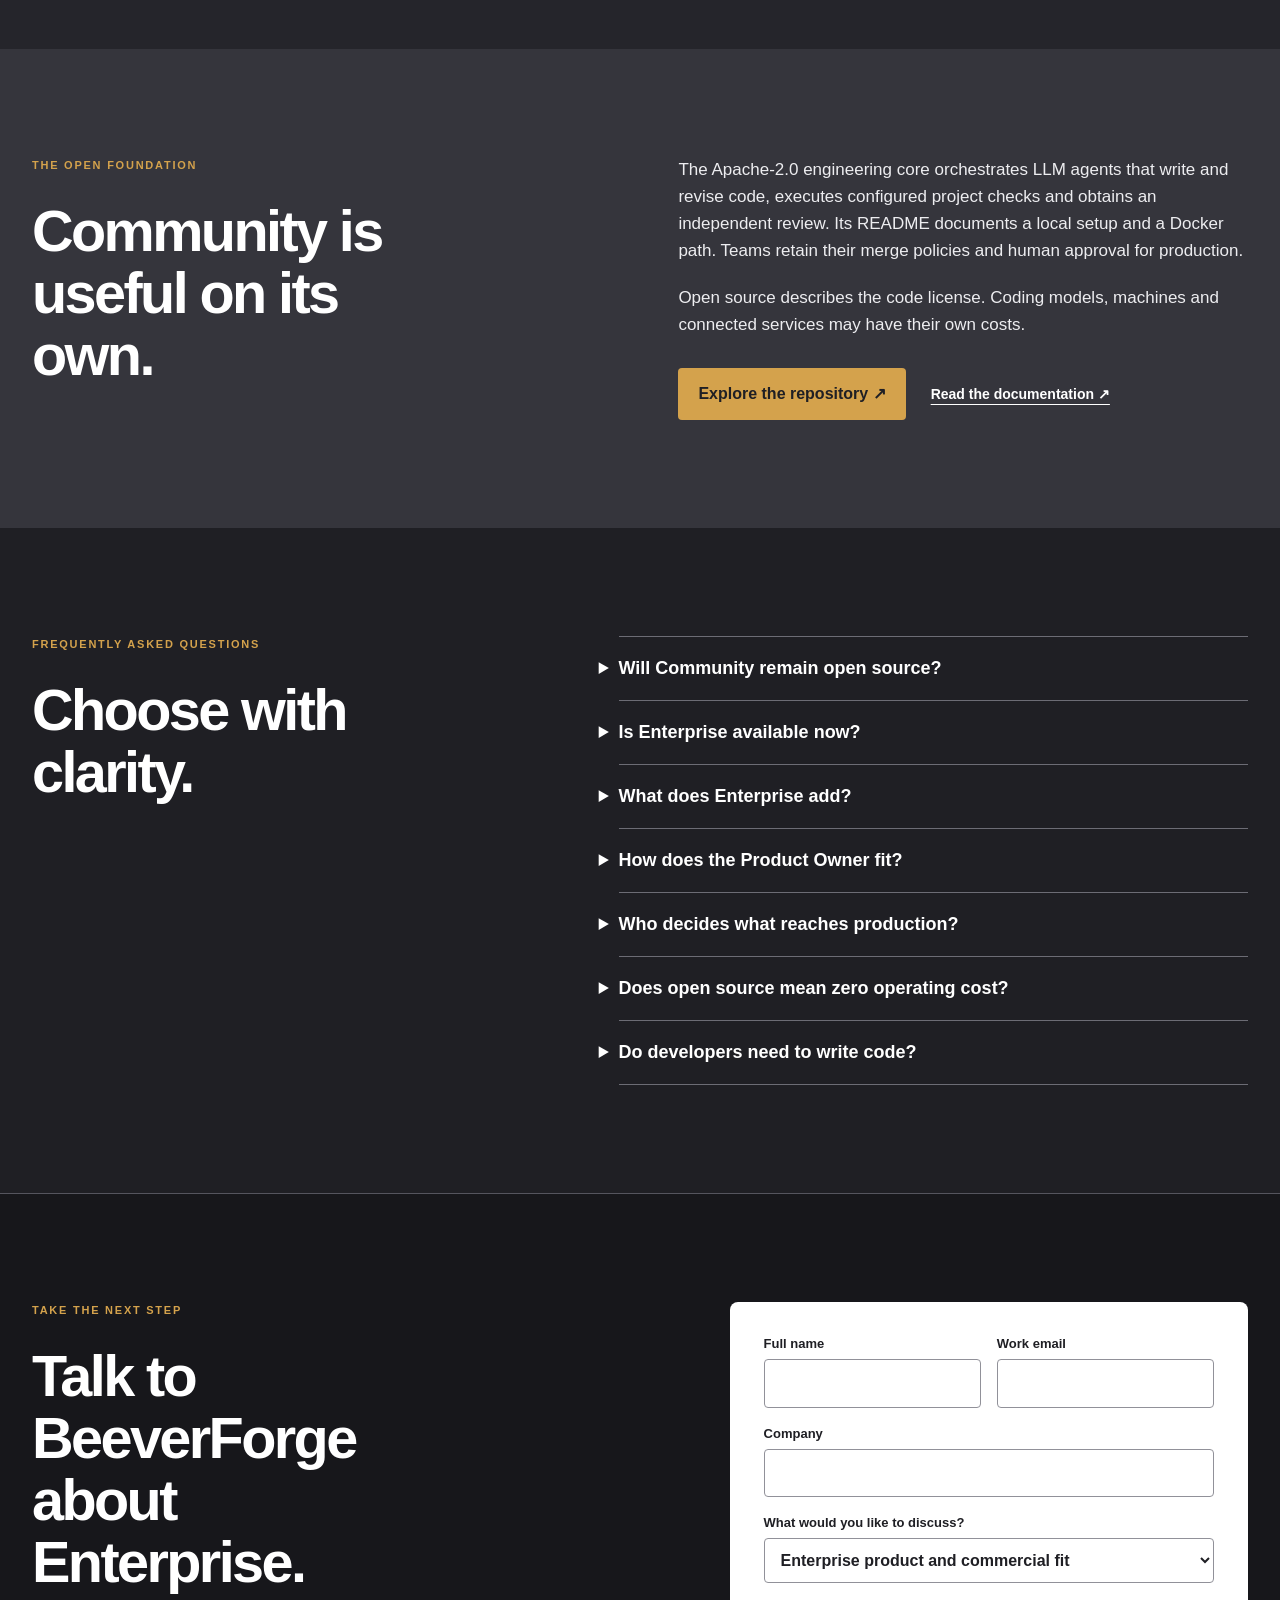
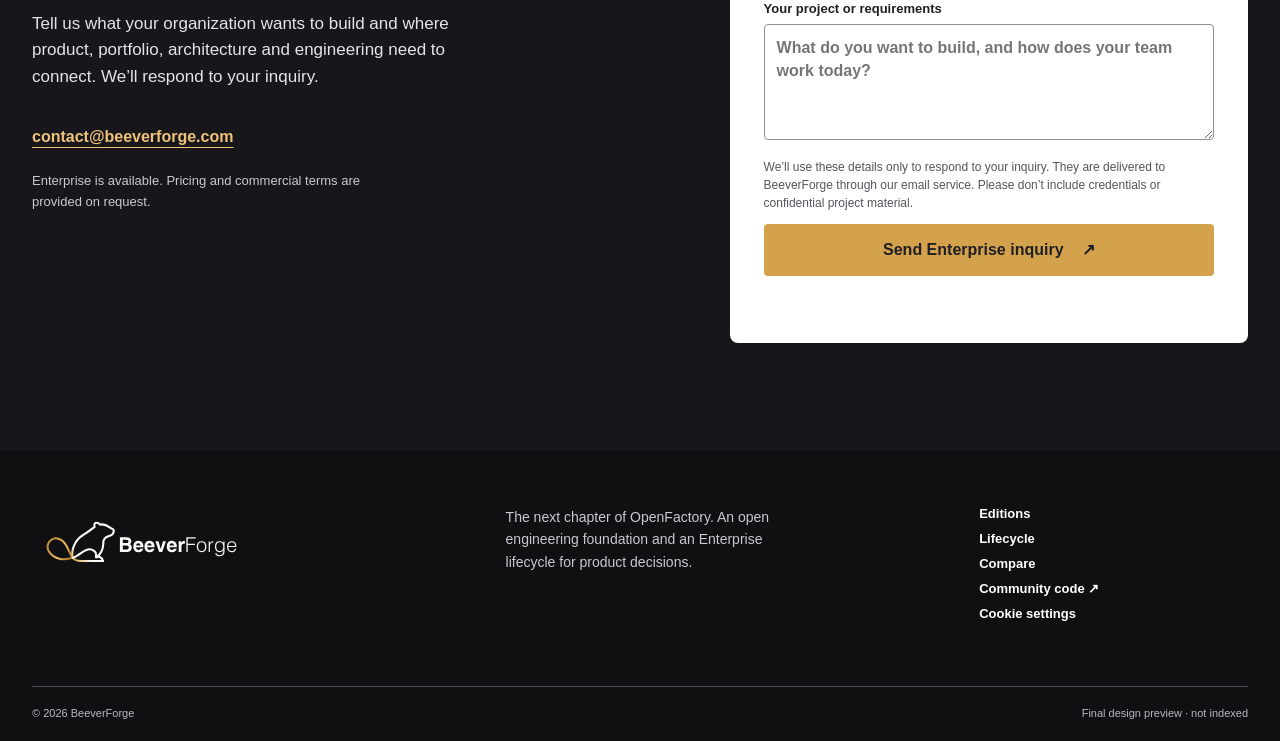
<file: final-preview/index.html>
<!doctype html>
<html lang="en">
<head>
  <meta charset="utf-8">
  <meta name="viewport" content="width=device-width, initial-scale=1">
  <meta name="robots" content="noindex,follow">
  <meta name="theme-color" content="#1F1F24">
  <meta name="description" content="BeeverForge connects product discovery, portfolio context, architecture and a governed open engineering core. Compare Community and Enterprise.">
  <title>BeeverForge — From idea to engineered software</title>
  <meta property="og:type" content="website">
  <meta property="og:locale" content="en_US">
  <meta property="og:site_name" content="BeeverForge">
  <meta property="og:title" content="BeeverForge — From idea to engineered software">
  <meta property="og:description" content="An open engineering core and an available Enterprise edition connecting product, portfolio, architecture and execution.">
  <meta property="og:image" content="https://beeverforge.com/assets/og-beeverforge.png">
  <meta property="og:image:width" content="1200">
  <meta property="og:image:height" content="630">
  <meta name="twitter:card" content="summary_large_image">
  <link rel="icon" href="/assets/favicon.svg" type="image/svg+xml">
  <link rel="apple-touch-icon" href="/assets/apple-touch-icon.png">
  <link rel="stylesheet" href="/assets/final.css">
  <script>try{document.documentElement.dataset.theme=localStorage.getItem('beeverforge-theme')==='light'?'light':'dark'}catch{document.documentElement.dataset.theme='dark'}</script>
  <script type="application/ld+json">{"@context":"https://schema.org","@type":"Organization","name":"BeeverForge","url":"https://beeverforge.com/","logo":"https://beeverforge.com/assets/logo-dark.svg","email":"contact@beeverforge.com"}</script>
</head>
<body>
  <a class="skip-link" href="#main">Skip to content</a>
  <header class="site-header">
    <div class="shell header-inner">
      <a class="brand" href="/final-preview/" aria-label="BeeverForge preview home"><img src="/assets/logo-dark.svg" alt="BeeverForge" width="240" height="74"></a>
      <button class="menu-toggle" type="button" aria-controls="site-nav" aria-expanded="false" aria-label="Open menu">Menu</button>
      <nav id="site-nav" class="site-nav" aria-label="Main navigation">
        <a href="#editions">Editions</a><a href="#lifecycle">Lifecycle</a><a href="#comparison">Compare</a><a href="#questions">FAQ</a><a class="nav-cta" href="#contact">Talk to BeeverForge <span aria-hidden="true">↗</span></a>
      </nav>
      <div class="header-tools"><label class="language-picker"><span class="sr-only">Language</span><select aria-label="Language" data-language><option value="/" selected>English</option><option value="/es/">Español</option><option value="/pt/">Português</option></select></label><button class="theme-toggle" type="button" data-theme-toggle aria-label="Switch to light mode" aria-pressed="false"><span aria-hidden="true">◐</span><span data-theme-label>Light mode</span></button></div>
    </div>
  </header>
  <main id="main">
    <section class="hero" aria-labelledby="hero-title">
      <div class="shell hero-grid">
        <div class="hero-copy">
          <p class="eyebrow"><span class="gold-dot" aria-hidden="true"></span> BeeverForge Enterprise · Available now</p>
          <h1 id="hero-title">From idea to engineered software, <em>with context intact.</em></h1>
          <p class="lead">BeeverForge connects a business need to a prototype, requirements, portfolio context, architecture and delivery. LLM agents write the code end to end. People guide the decisions and approve production.</p>
          <div class="actions"><a class="button button-gold" href="#contact">Talk to BeeverForge <span aria-hidden="true">↗</span></a><a class="text-link" href="#editions">Explore the editions <span aria-hidden="true">↓</span></a></div>
        </div>
        <div class="hero-aside" aria-label="The four connected decisions">
          <p class="aside-title">One request. A continuous thread of decisions.</p>
          <ol>
            <li><span>01</span><div><strong>Shape the idea</strong><small>Conversation, prototype and requirements</small></div></li>
            <li><span>02</span><div><strong>Find its place</strong><small>Projects, knowledge and related initiatives</small></div></li>
            <li><span>03</span><div><strong>Make the design explicit</strong><small>Architecture and decision records</small></div></li>
            <li><span>04</span><div><strong>Move into execution</strong><small>Product handoff, checks and review</small></div></li>
          </ol>
          <p class="aside-end">The context moves forward with the work.</p>
        </div>
      </div>
      <div class="shell hero-bottom"><span>The next chapter of OpenFactory</span><span>01 / Product, portfolio, engineering</span></div>
    </section>

    <section id="productivity" class="section productivity" aria-labelledby="productivity-title"><div class="shell productivity-layout"><div><p class="eyebrow">Beyond a coding assistant</p><h2 id="productivity-title">More throughput, without developer-written code.</h2></div><div><p>Even with an LLM assistant, manual development still depends on people to turn each answer into code, checks and a reviewed change. BeeverForge orchestrates LLM agents across that execution workflow. Human developers do not need to write code; they can focus on requirements, architecture, quality and approval.</p><p>This approach is designed to increase development throughput and reduce lost context and rework. Outcomes depend on the project, configuration and review process; no fixed productivity gain is implied.</p></div></div></section>

    <section id="editions" class="section editions" aria-labelledby="editions-title">
      <div class="shell">
        <div class="section-heading"><p class="eyebrow">Two editions · one engineering foundation</p><h2 id="editions-title">Start with the open core.<br>Connect the full journey with Enterprise.</h2><p>Choose the operating scope your organization needs. The Community core is available as open source; Enterprise is the paid edition available from BeeverForge.</p></div>
        <div class="edition-columns">
          <article class="edition-panel"><div class="edition-top"><span class="edition-index">01 / COMMUNITY</span><span class="status">Open source · available</span></div><h3>Execution under your team’s control.</h3><p>LLM agents create and revise the code from prepared work. The core runs project checks, obtains an independent review and applies your merge and promotion policies.</p><ul><li>Documented GitHub, Jira and Azure DevOps adapters</li><li>Local or Docker operation according to setup</li><li>Optional requirements preparation workflow</li></ul><a class="text-link" href="https://github.com/Open-Factory-Digital/openfactory-core">Explore code and installation ↗</a></article>
          <article class="edition-panel enterprise-panel"><div class="edition-top"><span class="edition-index">02 / ENTERPRISE</span><span class="status">Paid edition · available</span></div><h3>Business context before and during delivery.</h3><p>Bring prototype, requirements, portfolio knowledge and architectural decisions into one connected path to the engineering core.</p><ul><li>Prototype Builder, Portfolio Manager and Virtual Architect</li><li>Corporate access through SSO and RBAC</li><li>BeeverForge commercial support</li></ul><a class="text-link" href="#contact">Discuss Enterprise ↗</a></article>
        </div>
      </div>
    </section>

    <section id="lifecycle" class="section lifecycle" aria-labelledby="lifecycle-title">
      <div class="shell">
        <div class="section-heading lifecycle-heading"><p class="eyebrow">How the work moves</p><h2 id="lifecycle-title">The connected product lifecycle.</h2><p>A client starts with a need. Each stage adds a concrete output and passes its context forward. Portfolio Manager returns after architecture to consolidate the handoff before execution.</p></div>
        <ol class="journey" aria-label="Enterprise product lifecycle">
          <li><span class="step-number">01</span><div class="step-name"><h3>Client</h3><small>Starting point</small></div><p>Discusses the need and explores a solution.</p><strong>Intent and initial context</strong></li>
          <li><span class="step-number">02</span><div class="step-name"><h3>Prototype Builder</h3><small>Enterprise</small></div><p>Shapes a prototype through conversation and makes requirements explicit.</p><strong>Prototype and identified requirements</strong></li>
          <li><span class="step-number">03</span><div class="step-name"><h3>Requirements handoff</h3><small>Enterprise</small></div><p>Passes a structured list from the prototype into portfolio analysis.</p><strong>Structured requirements list</strong></li>
          <li><span class="step-number">04</span><div class="step-name"><h3>Portfolio Manager</h3><small>Enterprise</small></div><p>Retrieves organizational knowledge with RAG, speaks with the client and identifies related initiatives.</p><strong>Demand in portfolio context</strong></li>
          <li><span class="step-number">05</span><div class="step-name"><h3>Virtual Architect</h3><small>Enterprise</small></div><p>Analyzes the proposal, designs the solution and records architectural decisions, including ADRs.</p><strong>Technical design and decisions</strong></li>
          <li class="return-step"><span class="step-number">06</span><div class="step-name"><h3>Portfolio Manager</h3><small>Return for consolidation</small></div><p>Reconciles the requirements and architecture, then prepares the product handoff.</p><strong>Consolidated handoff</strong></li>
          <li><span class="step-number">07</span><div class="step-name"><h3>Product Owner (PO)</h3><small>Product handoff</small></div><p>Receives the requirements and routes prepared work into the execution workflow.</p><strong>Work prepared for engineering</strong></li>
          <li><span class="step-number">08</span><div class="step-name"><h3>Existing engineering core</h3><small>Community foundation</small></div><p>Orchestrates agents, runs configured checks and obtains an independent review. Merge follows policy; production requires human approval.</p><strong>Reviewed change for a governed decision</strong></li>
        </ol>
        <p class="journey-note">Product Owner describes the role in this flow; its human or automated operation depends on the implementation. The Community core’s policies and human production gate remain in place.</p>
      </div>
    </section>

    <section id="comparison" class="section comparison" aria-labelledby="comparison-title">
      <div class="shell"><div class="section-heading"><p class="eyebrow">A clearer buying decision</p><h2 id="comparison-title">Community and Enterprise, side by side.</h2><p>Enterprise includes the engineering foundation and adds product, portfolio, architecture and corporate capabilities. Availability of Enterprise modules is confirmed by the product owner; Community behavior is grounded in the open code and documentation.</p></div>
        <div class="table-frame" tabindex="0" aria-label="Capability comparison table, horizontally scrollable on small screens"><table><caption>Capabilities and availability by edition</caption><thead><tr><th scope="col">Capability</th><th scope="col">Community</th><th scope="col">Enterprise</th><th scope="col">Practical benefit</th></tr></thead><tbody>
          <tr><th scope="row">LLM-agent code creation and orchestration</th><td>Available</td><td>Included</td><td>Reviewed code from prepared work without developer-written code</td></tr>
          <tr><th scope="row">GitHub, Jira and Azure DevOps adapters</th><td>Documented; setup required</td><td>Included core</td><td>Work with configured project tools</td></tr>
          <tr><th scope="row">Local or Docker operation</th><td>Documented</td><td>Included core</td><td>Operate the open engineering core in your environment</td></tr>
          <tr><th scope="row">Project checks and independent review</th><td>Available; configured per project</td><td>Included core</td><td>Evidence before merge decisions</td></tr>
          <tr><th scope="row">Optional Product Owner workflow</th><td>Documented</td><td>Included core</td><td>Prepare requirements for execution</td></tr>
          <tr><th scope="row">Merge policies and human production gate</th><td>Available</td><td>Included core</td><td>Keep decisions under your policies</td></tr>
          <tr class="enterprise-row"><th scope="row">Prototype Builder</th><td>Not included</td><td>Available</td><td>Shape a prototype and requirements by conversation</td></tr>
          <tr class="enterprise-row"><th scope="row">Requirements handoff</th><td>Not included</td><td>Available</td><td>Carry structured requirements into portfolio analysis</td></tr>
          <tr class="enterprise-row"><th scope="row">Portfolio Manager with RAG</th><td>Not included</td><td>Available</td><td>Connect a request to organizational context</td></tr>
          <tr class="enterprise-row"><th scope="row">Virtual Architect and ADRs</th><td>Not included</td><td>Available</td><td>Make technical design and decisions explicit</td></tr>
          <tr class="enterprise-row"><th scope="row">Single sign-on (SSO)</th><td>Not included</td><td>Available</td><td>Integrate corporate authentication</td></tr>
          <tr class="enterprise-row"><th scope="row">Role-based access control (RBAC)</th><td>Not included</td><td>Available</td><td>Control access by role and responsibility</td></tr>
          <tr class="enterprise-row"><th scope="row">BeeverForge commercial support</th><td>Community resources</td><td>Available</td><td>Commercial guidance from BeeverForge</td></tr>
        </tbody></table></div>
        <p class="comparison-note">Community code is available under Apache-2.0. Models, infrastructure and external services can carry separate costs. Enterprise is a paid edition; pricing is available on request. No SLA or hosting model is implied here.</p>
      </div>
    </section>

    <section id="enterprise" class="section capabilities" aria-labelledby="capabilities-title"><div class="shell"><div class="section-heading"><p class="eyebrow">What Enterprise adds</p><h2 id="capabilities-title">The decisions around the code matter.</h2><p>The paid edition adds capabilities upstream of execution and around organizational access. Each contributes a distinct output to the next decision.</p></div><div class="capability-lines">
      <article><span>01</span><h3>Prototype Builder</h3><p>Turn a conversation into a prototype and an explicit requirements list.</p></article>
      <article><span>02</span><h3>Portfolio Manager</h3><p>Bring projects, retrieved knowledge and related initiatives into the discussion; return after architecture to consolidate the handoff.</p></article>
      <article><span>03</span><h3>Virtual Architect</h3><p>Analyze the proposal, design the solution and record architectural decisions such as ADRs.</p></article>
      <article><span>04</span><h3>SSO and RBAC</h3><p>Integrate corporate authentication and align access with roles and responsibilities.</p></article>
      <article><span>05</span><h3>BeeverForge support</h3><p>Work directly with BeeverForge on commercial adoption and product questions. Terms are provided on request.</p></article>
    </div></div></section>

    <section id="community" class="section open-core" aria-labelledby="core-title"><div class="shell core-layout"><div><p class="eyebrow">The open foundation</p><h2 id="core-title">Community is useful on its own.</h2></div><div><p>The Apache-2.0 engineering core orchestrates LLM agents that write and revise code, executes configured project checks and obtains an independent review. Its README documents a local setup and a Docker path. Teams retain their merge policies and human approval for production.</p><p>Open source describes the code license. Coding models, machines and connected services may have their own costs.</p><div class="actions"><a class="button button-gold" href="https://github.com/Open-Factory-Digital/openfactory-core">Explore the repository ↗</a><a class="text-link" href="https://github.com/Open-Factory-Digital/openfactory-core/tree/main/docs">Read the documentation ↗</a></div></div></div></section>

    <section id="questions" class="section faq" aria-labelledby="faq-title"><div class="shell faq-layout"><div><p class="eyebrow">Frequently asked questions</p><h2 id="faq-title">Choose with clarity.</h2></div><div class="faq-list">
      <details><summary>Will Community remain open source?</summary><p>Yes. The Apache-2.0 engineering core remains available to run, inspect and contribute to. Enterprise is the paid edition built around that foundation.</p></details>
      <details><summary>Is Enterprise available now?</summary><p>Yes. BeeverForge Enterprise is available for commercial adoption. Contact BeeverForge to discuss your organization’s requirements and pricing.</p></details>
      <details><summary>What does Enterprise add?</summary><p>Enterprise adds Prototype Builder, the requirements handoff, Portfolio Manager, Virtual Architect, SSO, RBAC and BeeverForge commercial support around the engineering core.</p></details>
      <details><summary>How does the Product Owner fit?</summary><p>The Product Owner (PO) receives consolidated requirements and routes prepared work to the existing execution flow. The Community core also documents an optional Product Owner workflow. The role’s human or automated operation depends on implementation.</p></details>
      <details><summary>Who decides what reaches production?</summary><p>The documented core uses configurable policies. Independent review is advisory by default, and production promotion requires human approval.</p></details>
      <details><summary>Does open source mean zero operating cost?</summary><p>No. The Community code is Apache-2.0, while coding models, infrastructure and external services may have separate costs.</p></details>
      <details><summary>Do developers need to write code?</summary><p>No. LLM agents write and revise the code in the BeeverForge workflow. People still define requirements, guide architecture, review evidence and approve production under their policies.</p></details>
    </div></div></section>

    <section id="contact" class="section contact" aria-labelledby="contact-title"><div class="shell contact-layout"><div><p class="eyebrow">Take the next step</p><h2 id="contact-title">Talk to BeeverForge about Enterprise.</h2><p>Tell us what your organization wants to build and where product, portfolio, architecture and engineering need to connect. We’ll respond to your inquiry.</p><a class="contact-email" href="mailto:contact@beeverforge.com">contact@beeverforge.com</a><p class="contact-note">Enterprise is available. Pricing and commercial terms are provided on request.</p></div><form class="inquiry-form" data-inquiry-form data-endpoint="https://beeverforge-contact.80-pereira.workers.dev/contact" data-source="website" data-success-url="/thank-you/"><div class="form-trap" aria-hidden="true"><label>Leave this field empty<input name="website" tabindex="-1" autocomplete="off"></label></div><div class="form-pair"><label for="final-name">Full name<input id="final-name" name="name" autocomplete="name" maxlength="120" required></label><label for="final-email">Work email<input id="final-email" name="email" type="email" autocomplete="email" maxlength="254" required></label></div><label for="final-company">Company<input id="final-company" name="company" autocomplete="organization" maxlength="160" required></label><label for="final-interest">What would you like to discuss?<select id="final-interest" name="interest"><option>Enterprise product and commercial fit</option><option>Prototype Builder</option><option>Portfolio Manager and Virtual Architect</option><option>SSO, RBAC and support</option></select></label><label for="final-message">Your project or requirements<textarea id="final-message" name="message" rows="4" minlength="10" maxlength="5000" placeholder="What do you want to build, and how does your team work today?" required></textarea></label><p class="form-privacy">We’ll use these details only to respond to your inquiry. They are delivered to BeeverForge through our email service. Please don’t include credentials or confidential project material.</p><button class="button button-gold" type="submit">Send Enterprise inquiry <span aria-hidden="true">↗</span></button><p class="form-status" role="status" aria-live="polite"></p></form></div></section>
  </main>
  <aside class="consent-panel" data-consent-panel role="region" aria-live="polite" aria-labelledby="consent-title" hidden><div class="consent-copy"><p class="eyebrow">Cookie preferences</p><h2 id="consent-title">We use cookies.</h2><p>We use cookies to understand site traffic. Accept optional cookies or reject them. Choose Cookie settings for details.</p></div><div class="consent-actions"><button class="consent-reject" type="button" data-consent-reject>Reject optional</button><button class="consent-settings" type="button" data-consent-details-toggle aria-expanded="false" aria-controls="consent-details">Cookie settings</button><button class="button button-gold" type="button" data-consent-accept>Accept all</button></div><div class="consent-details" id="consent-details" data-consent-details hidden><h3>Cookie settings</h3><p><strong>Essential preference storage</strong> remembers your theme and cookie choice. It is always active.</p><label class="consent-toggle"><input type="checkbox" data-analytics-toggle><span><strong>Analytics cookies</strong><small>Optional · Google Analytics measures visits and how the site is used. The Analytics tag stays off unless you allow it.</small></span></label><div class="consent-detail-actions"><button class="consent-reject" type="button" data-consent-cancel>Cancel</button><button class="button button-gold" type="button" data-consent-save>Save choices</button></div></div></aside>
  <footer class="site-footer"><div class="shell footer-grid"><img src="/assets/logo-dark.svg" alt="BeeverForge" width="240" height="74"><p>The next chapter of OpenFactory. An open engineering foundation and an Enterprise lifecycle for product decisions.</p><nav aria-label="Footer links"><a href="#editions">Editions</a><a href="#lifecycle">Lifecycle</a><a href="#comparison">Compare</a><a href="https://github.com/Open-Factory-Digital/openfactory-core">Community code ↗</a><button class="consent-link" type="button" data-consent-open>Cookie settings</button></nav></div><div class="shell footer-bottom"><span>© 2026 BeeverForge</span><span>Final design preview · not indexed</span></div></footer>
  <script src="/assets/final.js" defer></script>
  <script src="/assets/site.js" defer></script>
</body>
</html>
</file>
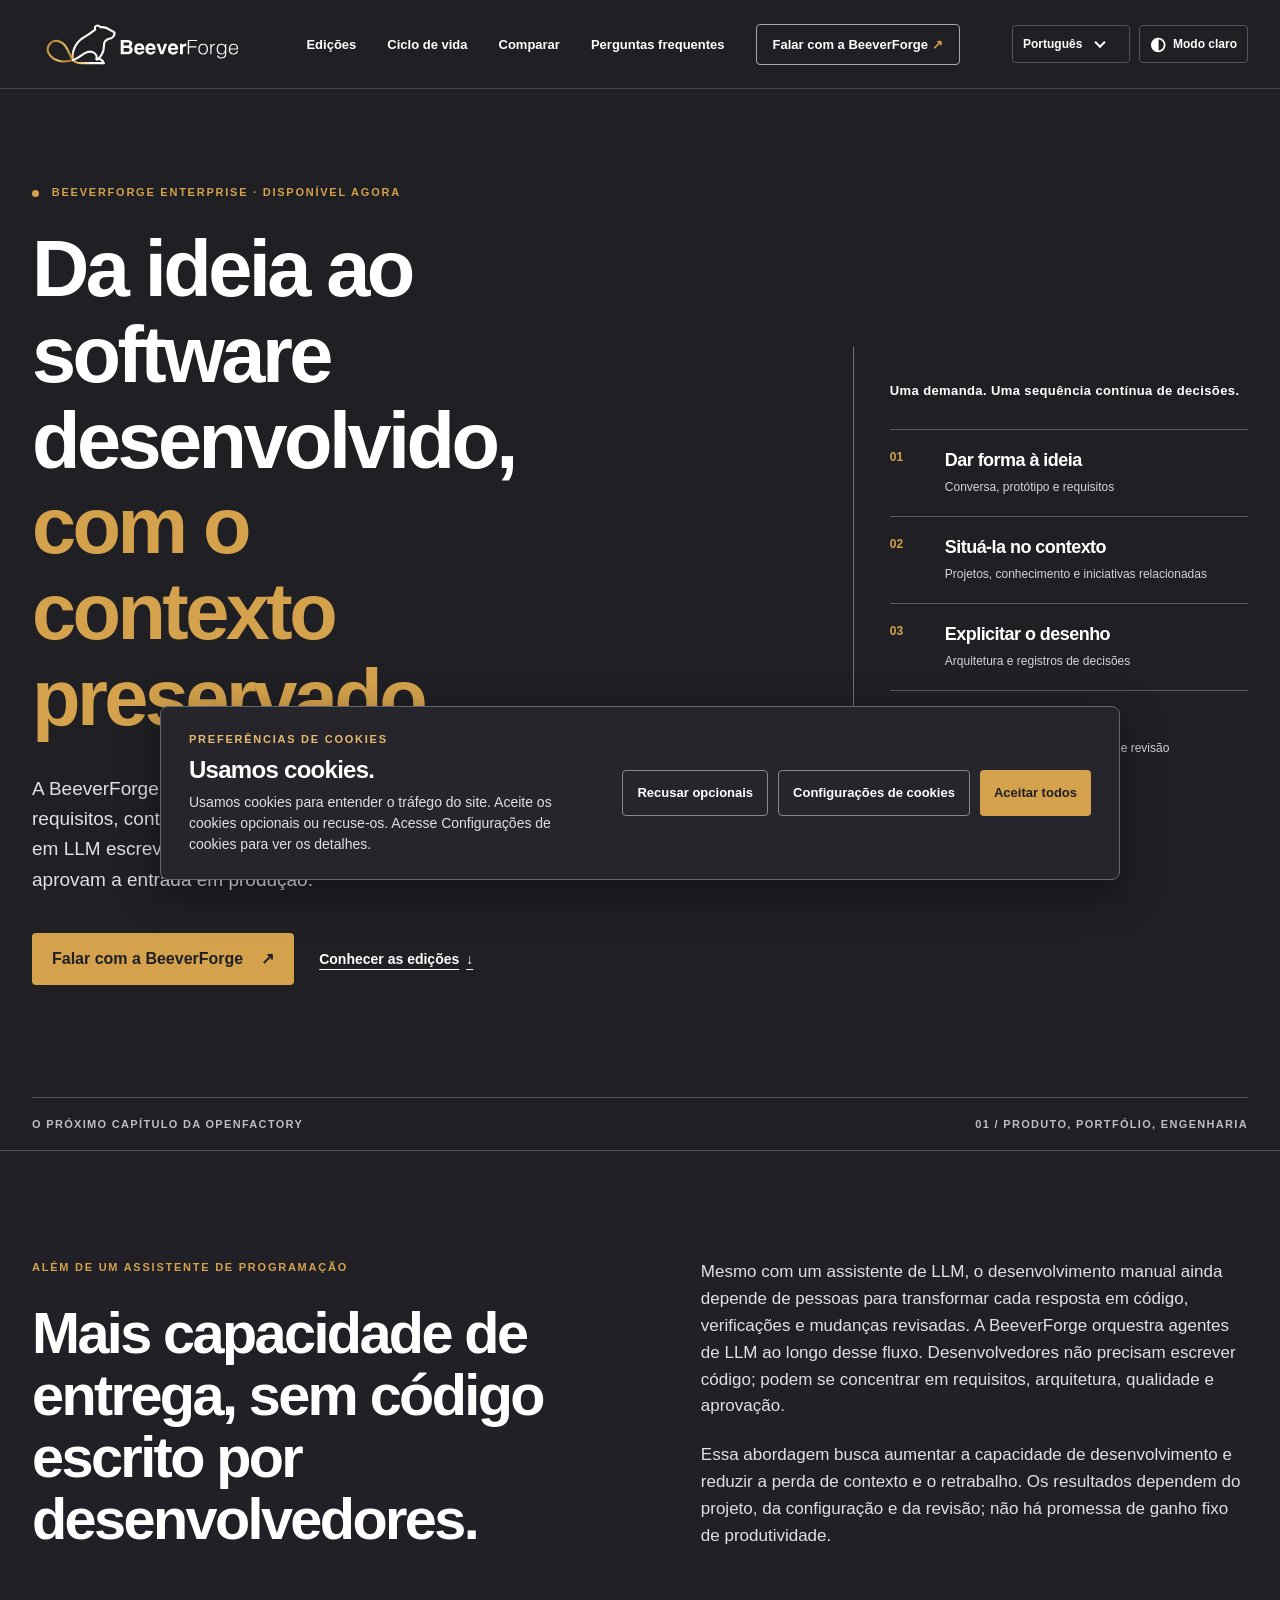
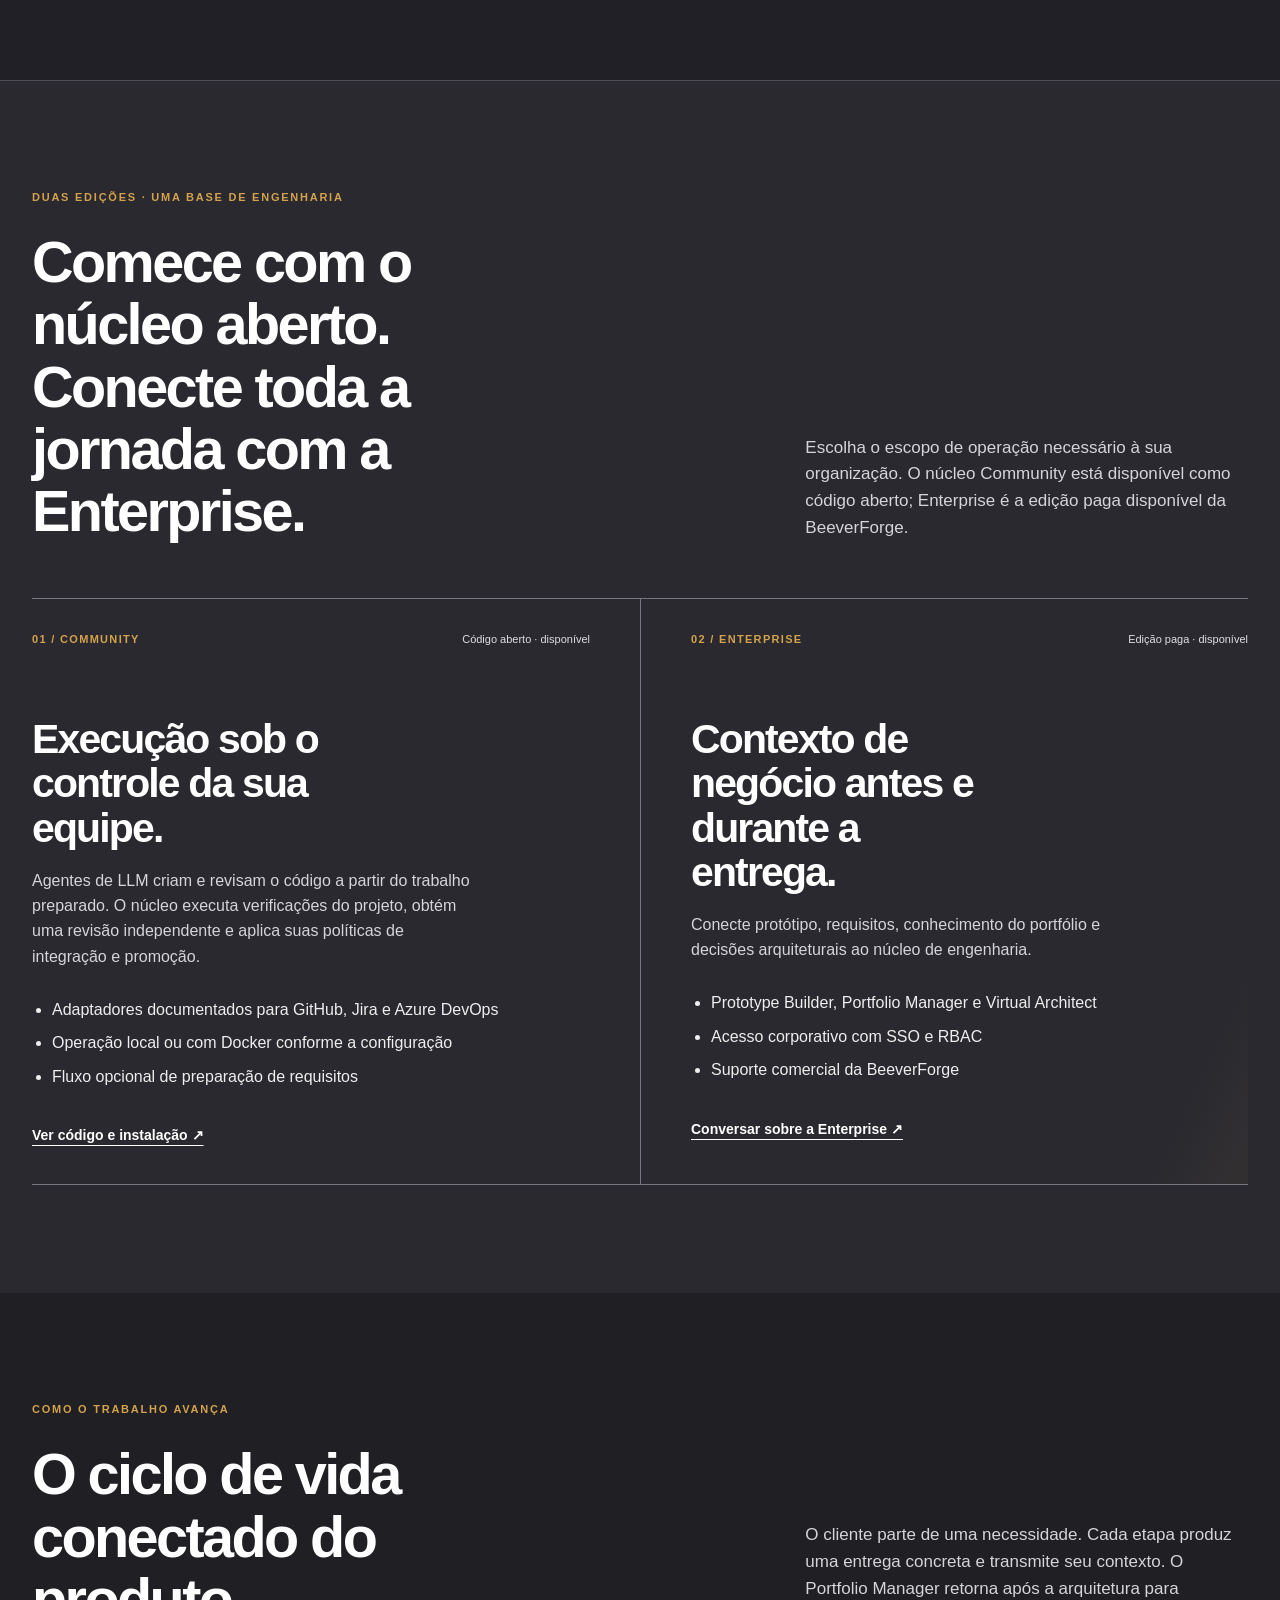
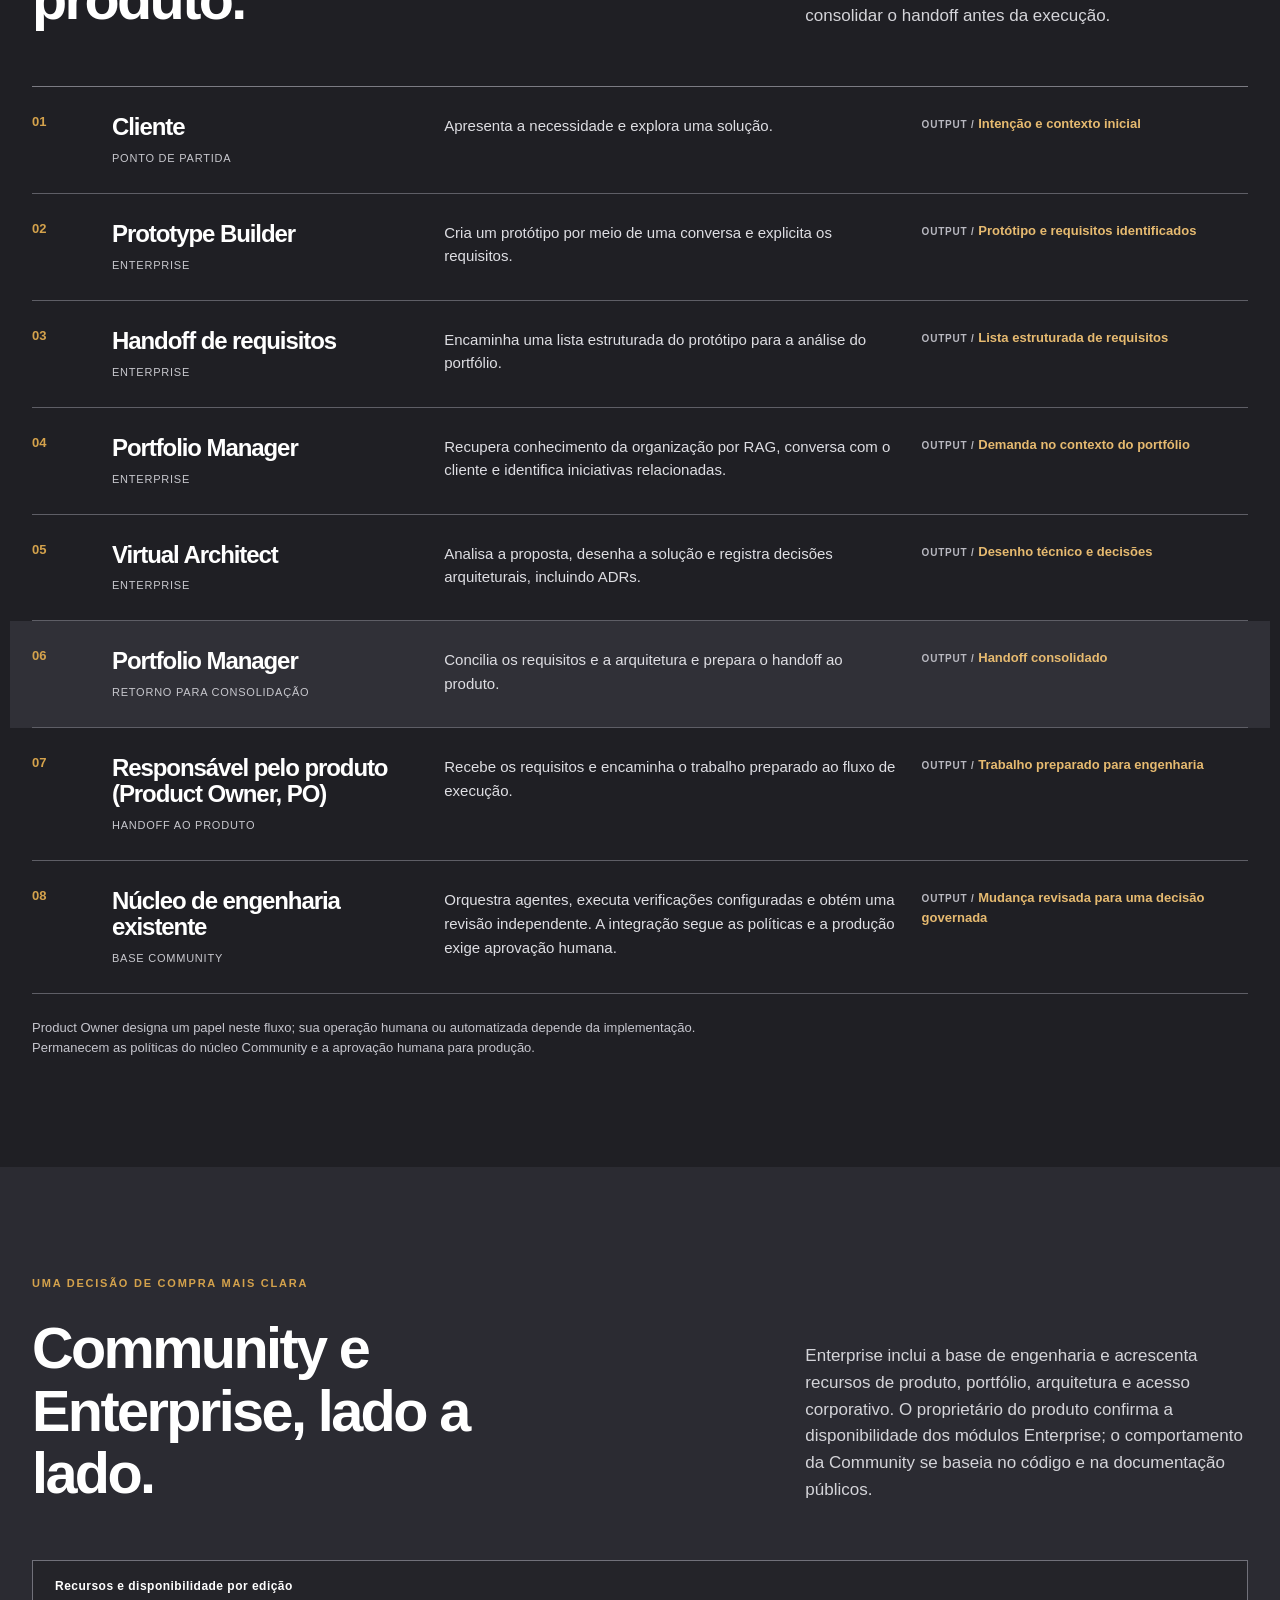
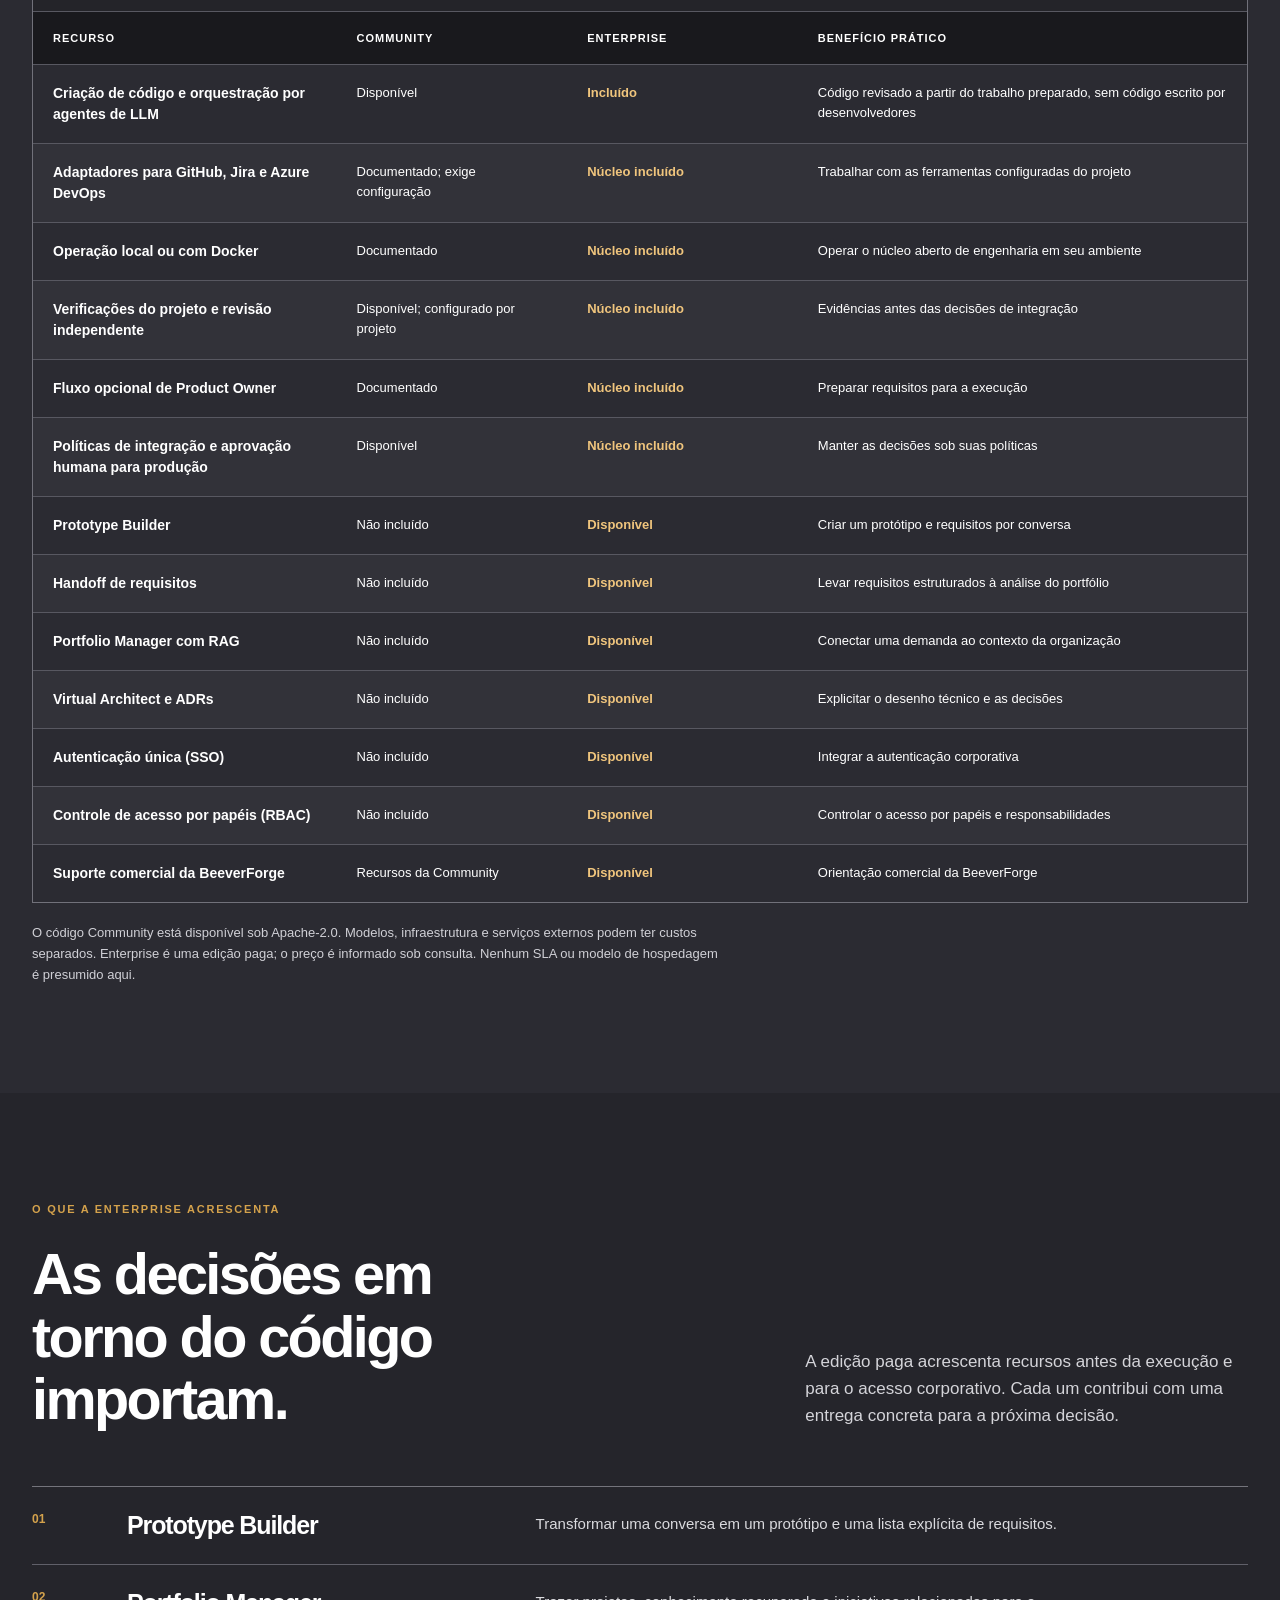
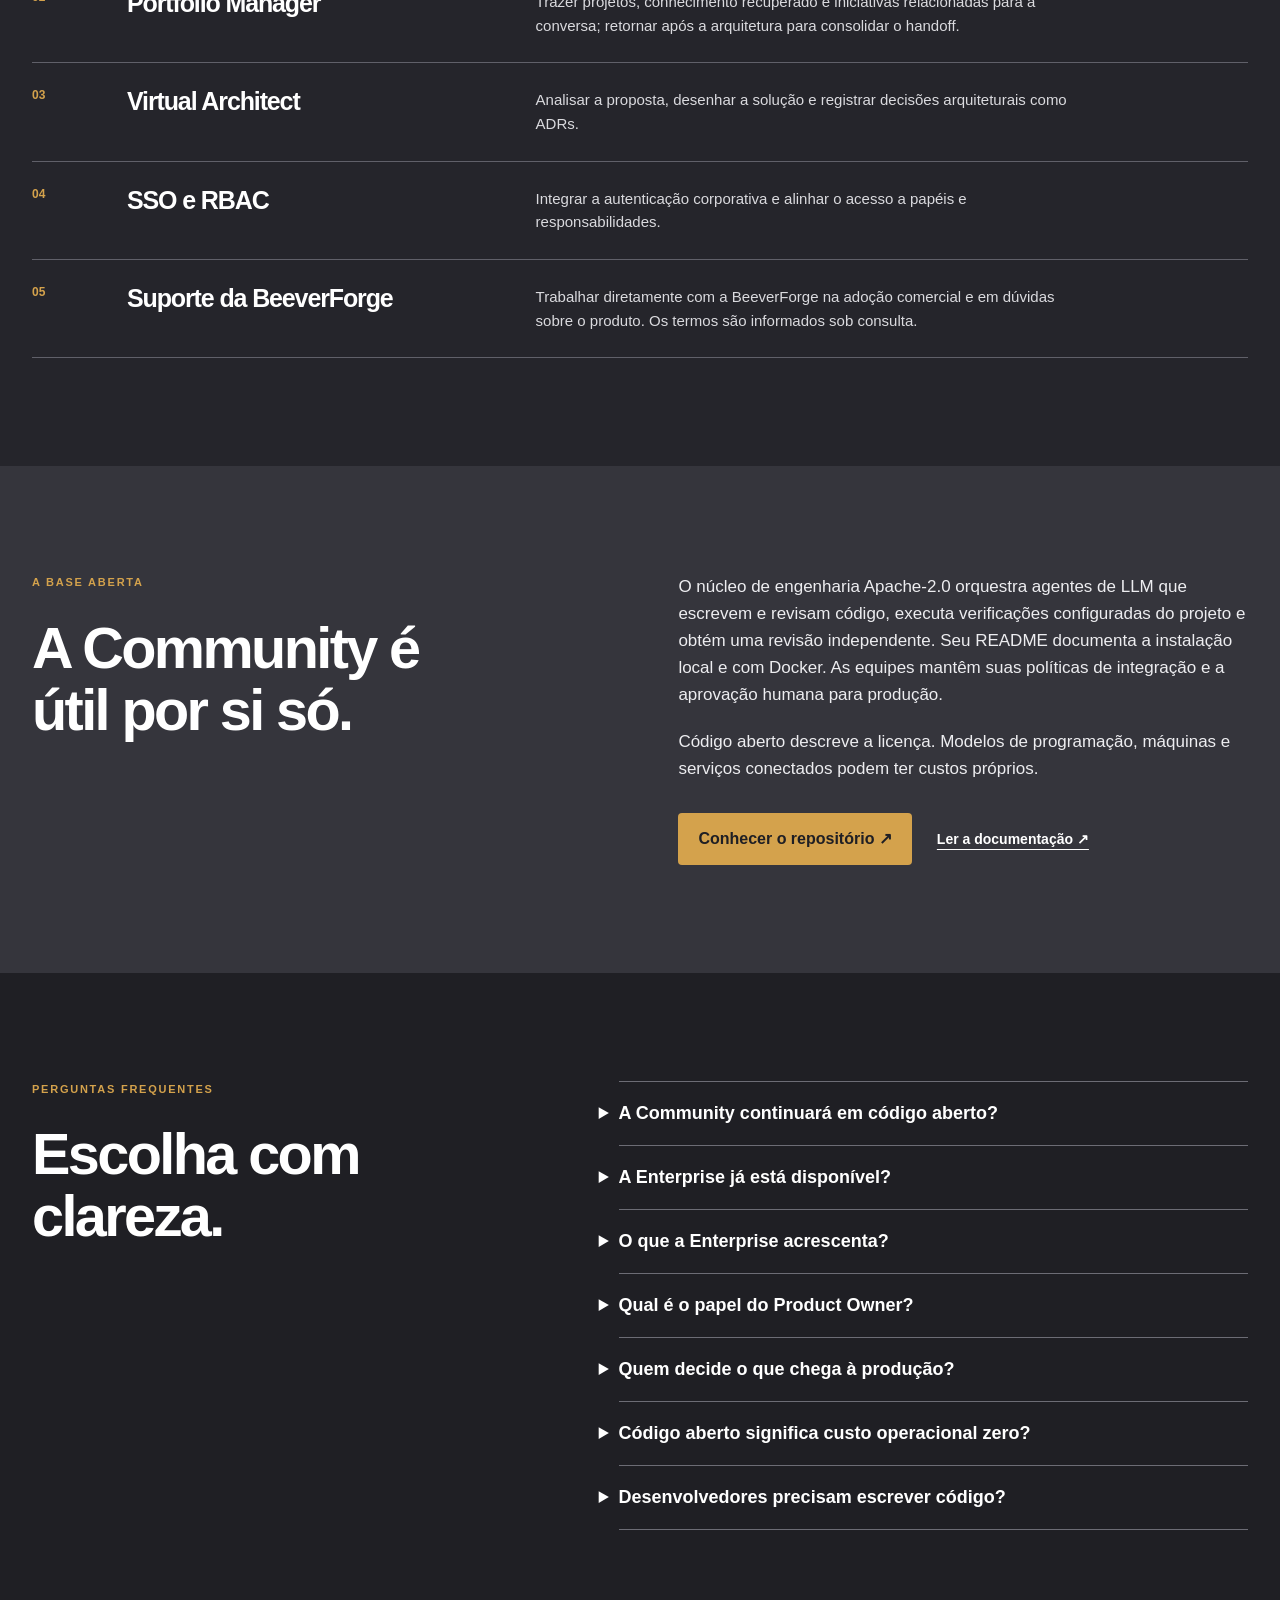
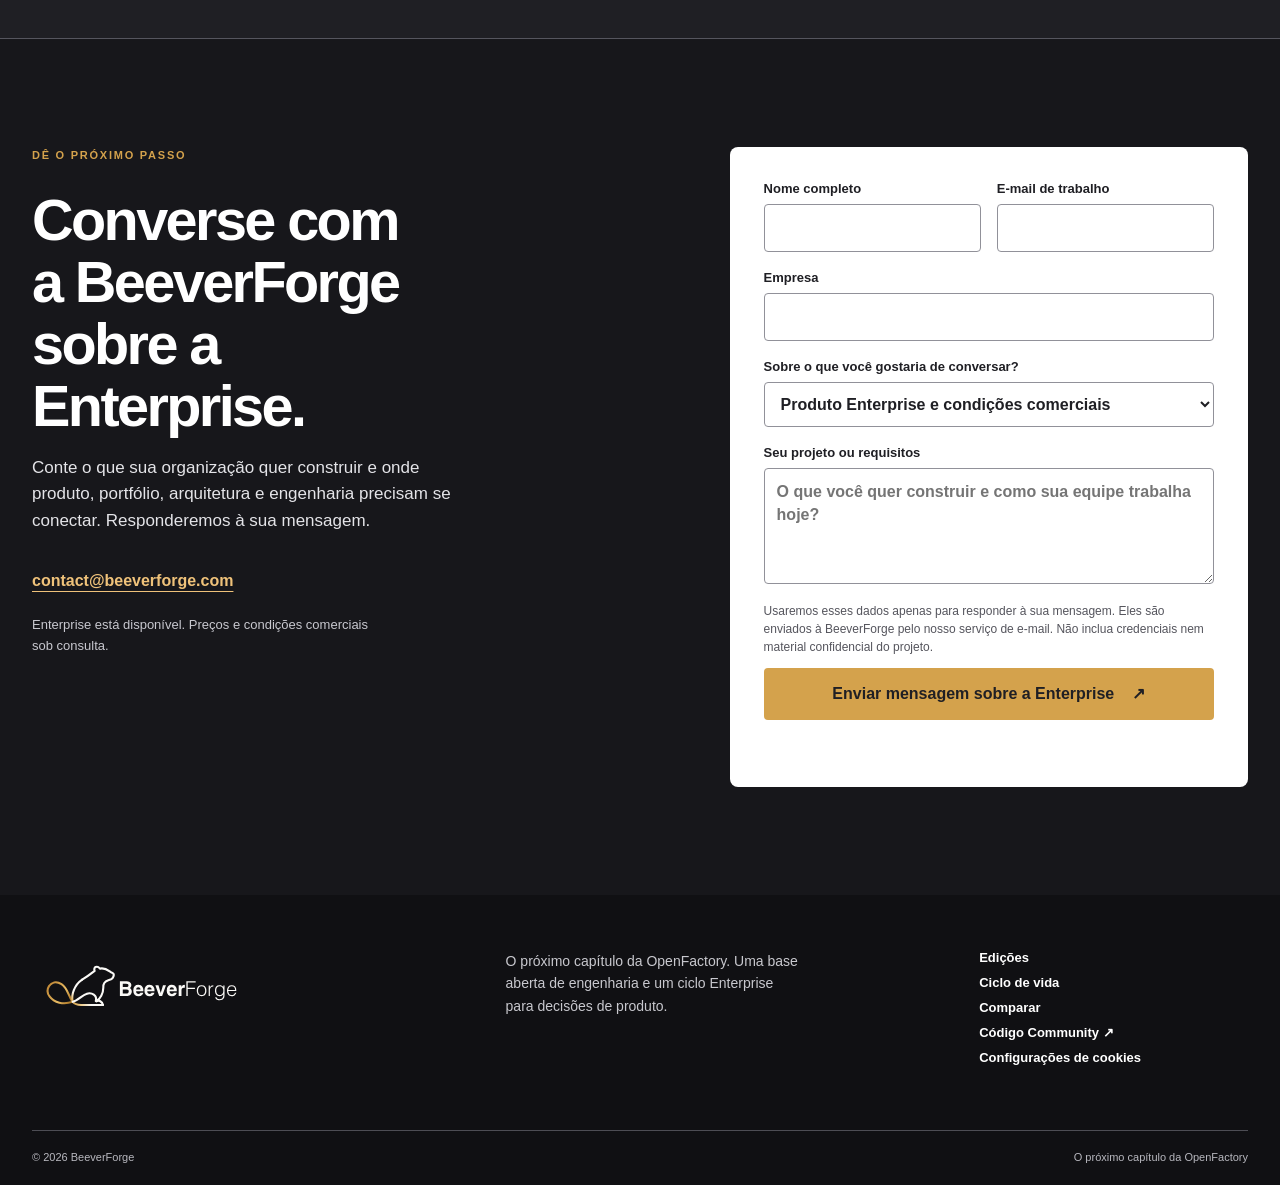
<file: pt/index.html>
<!doctype html>
<html lang="pt-BR">
<head>
  <meta charset="utf-8">
  <meta name="viewport" content="width=device-width, initial-scale=1">
  <meta name="robots" content="index,follow,max-image-preview:large">
  <meta name="theme-color" content="#1F1F24">
  <meta name="description" content="Conecte necessidades de negócio a protótipos, requisitos, portfólio, arquitetura e desenvolvimento por agentes de LLM. Conheça Community e Enterprise.">
  <title>BeeverForge — Da ideia ao software desenvolvido</title>
  <meta property="og:type" content="website">
  <meta property="og:locale" content="pt_BR">
  <meta property="og:site_name" content="BeeverForge">
  <meta property="og:title" content="BeeverForge — Da ideia ao software desenvolvido">
  <meta property="og:description" content="Conecte necessidades de negócio a protótipos, requisitos, portfólio, arquitetura e desenvolvimento por agentes de LLM. Conheça Community e Enterprise.">
  <meta property="og:image" content="https://beeverforge.com/assets/og-beeverforge.png">
  <meta property="og:image:width" content="1200">
  <meta property="og:image:height" content="630">
  <meta name="twitter:card" content="summary_large_image">
  <link rel="canonical" href="https://beeverforge.com/pt/">
  <meta property="og:url" content="https://beeverforge.com/pt/">
  <link rel="alternate" hreflang="en" href="https://beeverforge.com/">
  <link rel="alternate" hreflang="es" href="https://beeverforge.com/es/">
  <link rel="alternate" hreflang="pt-BR" href="https://beeverforge.com/pt/">
  <link rel="alternate" hreflang="x-default" href="https://beeverforge.com/">
  <link rel="icon" href="/assets/favicon.svg" type="image/svg+xml">
  <link rel="apple-touch-icon" href="/assets/apple-touch-icon.png">
  <link rel="stylesheet" href="/assets/final.css">
  <script>try{document.documentElement.dataset.theme=localStorage.getItem('beeverforge-theme')==='light'?'light':'dark'}catch{document.documentElement.dataset.theme='dark'}</script>
  <script type="application/ld+json">{"@context":"https://schema.org","@type":"Organization","name":"BeeverForge","url":"https://beeverforge.com/","logo":"https://beeverforge.com/assets/logo-dark.svg","email":"contact@beeverforge.com"}</script>
</head>
<body>
  <a class="skip-link" href="#main">Pular para o conteúdo</a>
  <header class="site-header">
    <div class="shell header-inner">
      <a class="brand" href="/pt/" aria-label="Página inicial da BeeverForge"><img src="/assets/logo-dark.svg" alt="BeeverForge" width="240" height="74"></a>
      <button class="menu-toggle" type="button" aria-controls="site-nav" aria-expanded="false" aria-label="Abrir menu">Menu</button>
      <nav id="site-nav" class="site-nav" aria-label="Navegação principal">
        <a href="#editions">Edições</a><a href="#lifecycle">Ciclo de vida</a><a href="#comparison">Comparar</a><a href="#questions">Perguntas frequentes</a><a class="nav-cta" href="#contact">Falar com a BeeverForge <span aria-hidden="true">↗</span></a>
      </nav>
      <div class="header-tools"><label class="language-picker"><span class="sr-only">Idioma</span><select aria-label="Idioma" data-language><option value="/">English</option><option value="/es/">Español</option><option value="/pt/" selected>Português</option></select></label><button class="theme-toggle" type="button" data-theme-toggle aria-label="Mudar para o modo claro" aria-pressed="false"><span aria-hidden="true">◐</span><span data-theme-label>Modo claro</span></button></div>
    </div>
  </header>
  <main id="main">
    <section class="hero" aria-labelledby="hero-title">
      <div class="shell hero-grid">
        <div class="hero-copy">
          <p class="eyebrow"><span class="gold-dot" aria-hidden="true"></span> BeeverForge Enterprise · Disponível agora</p>
          <h1 id="hero-title">Da ideia ao software desenvolvido, <em>com o contexto preservado.</em></h1>
          <p class="lead">A BeeverForge conecta uma necessidade do negócio a um protótipo, requisitos, contexto do portfólio, arquitetura e entrega. Agentes baseados em LLM escrevem todo o código. As pessoas orientam as decisões e aprovam a entrada em produção.</p>
          <div class="actions"><a class="button button-gold" href="#contact">Falar com a BeeverForge <span aria-hidden="true">↗</span></a><a class="text-link" href="#editions">Conhecer as edições <span aria-hidden="true">↓</span></a></div>
        </div>
        <div class="hero-aside" aria-label="Quatro decisões conectadas">
          <p class="aside-title">Uma demanda. Uma sequência contínua de decisões.</p>
          <ol>
            <li><span>01</span><div><strong>Dar forma à ideia</strong><small>Conversa, protótipo e requisitos</small></div></li>
            <li><span>02</span><div><strong>Situá-la no contexto</strong><small>Projetos, conhecimento e iniciativas relacionadas</small></div></li>
            <li><span>03</span><div><strong>Explicitar o desenho</strong><small>Arquitetura e registros de decisões</small></div></li>
            <li><span>04</span><div><strong>Passar à execução</strong><small>Handoff de produto, verificações e revisão</small></div></li>
          </ol>
          <p class="aside-end">O contexto avança com o trabalho.</p>
        </div>
      </div>
      <div class="shell hero-bottom"><span>O próximo capítulo da OpenFactory</span><span>01 / Produto, portfólio, engenharia</span></div>
    </section>

    <section id="productivity" class="section productivity" aria-labelledby="productivity-title"><div class="shell productivity-layout"><div><p class="eyebrow">Além de um assistente de programação</p><h2 id="productivity-title">Mais capacidade de entrega, sem código escrito por desenvolvedores.</h2></div><div><p>Mesmo com um assistente de LLM, o desenvolvimento manual ainda depende de pessoas para transformar cada resposta em código, verificações e mudanças revisadas. A BeeverForge orquestra agentes de LLM ao longo desse fluxo. Desenvolvedores não precisam escrever código; podem se concentrar em requisitos, arquitetura, qualidade e aprovação.</p><p>Essa abordagem busca aumentar a capacidade de desenvolvimento e reduzir a perda de contexto e o retrabalho. Os resultados dependem do projeto, da configuração e da revisão; não há promessa de ganho fixo de produtividade.</p></div></div></section>

    <section id="editions" class="section editions" aria-labelledby="editions-title">
      <div class="shell">
        <div class="section-heading"><p class="eyebrow">Duas edições · uma base de engenharia</p><h2 id="editions-title">Comece com o núcleo aberto.<br>Conecte toda a jornada com a Enterprise.</h2><p>Escolha o escopo de operação necessário à sua organização. O núcleo Community está disponível como código aberto; Enterprise é a edição paga disponível da BeeverForge.</p></div>
        <div class="edition-columns">
          <article class="edition-panel"><div class="edition-top"><span class="edition-index">01 / COMMUNITY</span><span class="status">Código aberto · disponível</span></div><h3>Execução sob o controle da sua equipe.</h3><p>Agentes de LLM criam e revisam o código a partir do trabalho preparado. O núcleo executa verificações do projeto, obtém uma revisão independente e aplica suas políticas de integração e promoção.</p><ul><li>Adaptadores documentados para GitHub, Jira e Azure DevOps</li><li>Operação local ou com Docker conforme a configuração</li><li>Fluxo opcional de preparação de requisitos</li></ul><a class="text-link" href="https://github.com/Open-Factory-Digital/openfactory-core">Ver código e instalação ↗</a></article>
          <article class="edition-panel enterprise-panel"><div class="edition-top"><span class="edition-index">02 / ENTERPRISE</span><span class="status">Edição paga · disponível</span></div><h3>Contexto de negócio antes e durante a entrega.</h3><p>Conecte protótipo, requisitos, conhecimento do portfólio e decisões arquiteturais ao núcleo de engenharia.</p><ul><li>Prototype Builder, Portfolio Manager e Virtual Architect</li><li>Acesso corporativo com SSO e RBAC</li><li>Suporte comercial da BeeverForge</li></ul><a class="text-link" href="#contact">Conversar sobre a Enterprise ↗</a></article>
        </div>
      </div>
    </section>

    <section id="lifecycle" class="section lifecycle" aria-labelledby="lifecycle-title">
      <div class="shell">
        <div class="section-heading lifecycle-heading"><p class="eyebrow">Como o trabalho avança</p><h2 id="lifecycle-title">O ciclo de vida conectado do produto.</h2><p>O cliente parte de uma necessidade. Cada etapa produz uma entrega concreta e transmite seu contexto. O Portfolio Manager retorna após a arquitetura para consolidar o handoff antes da execução.</p></div>
        <ol class="journey" aria-label="Ciclo de vida do produto Enterprise">
          <li><span class="step-number">01</span><div class="step-name"><h3>Cliente</h3><small>Ponto de partida</small></div><p>Apresenta a necessidade e explora uma solução.</p><strong>Intenção e contexto inicial</strong></li>
          <li><span class="step-number">02</span><div class="step-name"><h3>Prototype Builder</h3><small>Enterprise</small></div><p>Cria um protótipo por meio de uma conversa e explicita os requisitos.</p><strong>Protótipo e requisitos identificados</strong></li>
          <li><span class="step-number">03</span><div class="step-name"><h3>Handoff de requisitos</h3><small>Enterprise</small></div><p>Encaminha uma lista estruturada do protótipo para a análise do portfólio.</p><strong>Lista estruturada de requisitos</strong></li>
          <li><span class="step-number">04</span><div class="step-name"><h3>Portfolio Manager</h3><small>Enterprise</small></div><p>Recupera conhecimento da organização por RAG, conversa com o cliente e identifica iniciativas relacionadas.</p><strong>Demanda no contexto do portfólio</strong></li>
          <li><span class="step-number">05</span><div class="step-name"><h3>Virtual Architect</h3><small>Enterprise</small></div><p>Analisa a proposta, desenha a solução e registra decisões arquiteturais, incluindo ADRs.</p><strong>Desenho técnico e decisões</strong></li>
          <li class="return-step"><span class="step-number">06</span><div class="step-name"><h3>Portfolio Manager</h3><small>Retorno para consolidação</small></div><p>Concilia os requisitos e a arquitetura e prepara o handoff ao produto.</p><strong>Handoff consolidado</strong></li>
          <li><span class="step-number">07</span><div class="step-name"><h3>Responsável pelo produto (Product Owner, PO)</h3><small>Handoff ao produto</small></div><p>Recebe os requisitos e encaminha o trabalho preparado ao fluxo de execução.</p><strong>Trabalho preparado para engenharia</strong></li>
          <li><span class="step-number">08</span><div class="step-name"><h3>Núcleo de engenharia existente</h3><small>Base Community</small></div><p>Orquestra agentes, executa verificações configuradas e obtém uma revisão independente. A integração segue as políticas e a produção exige aprovação humana.</p><strong>Mudança revisada para uma decisão governada</strong></li>
        </ol>
        <p class="journey-note">Product Owner designa um papel neste fluxo; sua operação humana ou automatizada depende da implementação. Permanecem as políticas do núcleo Community e a aprovação humana para produção.</p>
      </div>
    </section>

    <section id="comparison" class="section comparison" aria-labelledby="comparison-title">
      <div class="shell"><div class="section-heading"><p class="eyebrow">Uma decisão de compra mais clara</p><h2 id="comparison-title">Community e Enterprise, lado a lado.</h2><p>Enterprise inclui a base de engenharia e acrescenta recursos de produto, portfólio, arquitetura e acesso corporativo. O proprietário do produto confirma a disponibilidade dos módulos Enterprise; o comportamento da Community se baseia no código e na documentação públicos.</p></div>
        <div class="table-frame" tabindex="0" aria-label="Tabela de comparação, com rolagem horizontal em telas pequenas"><table><caption>Recursos e disponibilidade por edição</caption><thead><tr><th scope="col">Recurso</th><th scope="col">Community</th><th scope="col">Enterprise</th><th scope="col">Benefício prático</th></tr></thead><tbody>
          <tr><th scope="row">Criação de código e orquestração por agentes de LLM</th><td>Disponível</td><td>Incluído</td><td>Código revisado a partir do trabalho preparado, sem código escrito por desenvolvedores</td></tr>
          <tr><th scope="row">Adaptadores para GitHub, Jira e Azure DevOps</th><td>Documentado; exige configuração</td><td>Núcleo incluído</td><td>Trabalhar com as ferramentas configuradas do projeto</td></tr>
          <tr><th scope="row">Operação local ou com Docker</th><td>Documentado</td><td>Núcleo incluído</td><td>Operar o núcleo aberto de engenharia em seu ambiente</td></tr>
          <tr><th scope="row">Verificações do projeto e revisão independente</th><td>Disponível; configurado por projeto</td><td>Núcleo incluído</td><td>Evidências antes das decisões de integração</td></tr>
          <tr><th scope="row">Fluxo opcional de Product Owner</th><td>Documentado</td><td>Núcleo incluído</td><td>Preparar requisitos para a execução</td></tr>
          <tr><th scope="row">Políticas de integração e aprovação humana para produção</th><td>Disponível</td><td>Núcleo incluído</td><td>Manter as decisões sob suas políticas</td></tr>
          <tr class="enterprise-row"><th scope="row">Prototype Builder</th><td>Não incluído</td><td>Disponível</td><td>Criar um protótipo e requisitos por conversa</td></tr>
          <tr class="enterprise-row"><th scope="row">Handoff de requisitos</th><td>Não incluído</td><td>Disponível</td><td>Levar requisitos estruturados à análise do portfólio</td></tr>
          <tr class="enterprise-row"><th scope="row">Portfolio Manager com RAG</th><td>Não incluído</td><td>Disponível</td><td>Conectar uma demanda ao contexto da organização</td></tr>
          <tr class="enterprise-row"><th scope="row">Virtual Architect e ADRs</th><td>Não incluído</td><td>Disponível</td><td>Explicitar o desenho técnico e as decisões</td></tr>
          <tr class="enterprise-row"><th scope="row">Autenticação única (SSO)</th><td>Não incluído</td><td>Disponível</td><td>Integrar a autenticação corporativa</td></tr>
          <tr class="enterprise-row"><th scope="row">Controle de acesso por papéis (RBAC)</th><td>Não incluído</td><td>Disponível</td><td>Controlar o acesso por papéis e responsabilidades</td></tr>
          <tr class="enterprise-row"><th scope="row">Suporte comercial da BeeverForge</th><td>Recursos da Community</td><td>Disponível</td><td>Orientação comercial da BeeverForge</td></tr>
        </tbody></table></div>
        <p class="comparison-note">O código Community está disponível sob Apache-2.0. Modelos, infraestrutura e serviços externos podem ter custos separados. Enterprise é uma edição paga; o preço é informado sob consulta. Nenhum SLA ou modelo de hospedagem é presumido aqui.</p>
      </div>
    </section>

    <section id="enterprise" class="section capabilities" aria-labelledby="capabilities-title"><div class="shell"><div class="section-heading"><p class="eyebrow">O que a Enterprise acrescenta</p><h2 id="capabilities-title">As decisões em torno do código importam.</h2><p>A edição paga acrescenta recursos antes da execução e para o acesso corporativo. Cada um contribui com uma entrega concreta para a próxima decisão.</p></div><div class="capability-lines">
      <article><span>01</span><h3>Prototype Builder</h3><p>Transformar uma conversa em um protótipo e uma lista explícita de requisitos.</p></article>
      <article><span>02</span><h3>Portfolio Manager</h3><p>Trazer projetos, conhecimento recuperado e iniciativas relacionadas para a conversa; retornar após a arquitetura para consolidar o handoff.</p></article>
      <article><span>03</span><h3>Virtual Architect</h3><p>Analisar a proposta, desenhar a solução e registrar decisões arquiteturais como ADRs.</p></article>
      <article><span>04</span><h3>SSO e RBAC</h3><p>Integrar a autenticação corporativa e alinhar o acesso a papéis e responsabilidades.</p></article>
      <article><span>05</span><h3>Suporte da BeeverForge</h3><p>Trabalhar diretamente com a BeeverForge na adoção comercial e em dúvidas sobre o produto. Os termos são informados sob consulta.</p></article>
    </div></div></section>

    <section id="community" class="section open-core" aria-labelledby="core-title"><div class="shell core-layout"><div><p class="eyebrow">A base aberta</p><h2 id="core-title">A Community é útil por si só.</h2></div><div><p>O núcleo de engenharia Apache-2.0 orquestra agentes de LLM que escrevem e revisam código, executa verificações configuradas do projeto e obtém uma revisão independente. Seu README documenta a instalação local e com Docker. As equipes mantêm suas políticas de integração e a aprovação humana para produção.</p><p>Código aberto descreve a licença. Modelos de programação, máquinas e serviços conectados podem ter custos próprios.</p><div class="actions"><a class="button button-gold" href="https://github.com/Open-Factory-Digital/openfactory-core">Conhecer o repositório ↗</a><a class="text-link" href="https://github.com/Open-Factory-Digital/openfactory-core/tree/main/docs">Ler a documentação ↗</a></div></div></div></section>

    <section id="questions" class="section faq" aria-labelledby="faq-title"><div class="shell faq-layout"><div><p class="eyebrow">Perguntas frequentes</p><h2 id="faq-title">Escolha com clareza.</h2></div><div class="faq-list">
      <details><summary>A Community continuará em código aberto?</summary><p>Sim. O núcleo de engenharia Apache-2.0 continua disponível para executar, inspecionar e receber contribuições. Enterprise é a edição paga construída sobre essa base.</p></details>
      <details><summary>A Enterprise já está disponível?</summary><p>Sim. A BeeverForge Enterprise está disponível para contratação. Entre em contato com a BeeverForge para conversar sobre os requisitos da sua organização e os preços.</p></details>
      <details><summary>O que a Enterprise acrescenta?</summary><p>Enterprise acrescenta Prototype Builder, handoff de requisitos, Portfolio Manager, Virtual Architect, SSO, RBAC e suporte comercial da BeeverForge em torno do núcleo de engenharia.</p></details>
      <details><summary>Qual é o papel do Product Owner?</summary><p>O Product Owner (PO) recebe os requisitos consolidados e encaminha o trabalho preparado ao fluxo de execução existente. O núcleo Community também documenta um fluxo opcional de Product Owner. Sua operação humana ou automatizada depende da implementação.</p></details>
      <details><summary>Quem decide o que chega à produção?</summary><p>O núcleo documentado usa políticas configuráveis. A revisão independente é consultiva por padrão, e a entrada em produção exige aprovação humana.</p></details>
      <details><summary>Código aberto significa custo operacional zero?</summary><p>Não. O código Community é Apache-2.0, mas modelos de programação, infraestrutura e serviços externos podem ter custos separados.</p></details>
      <details><summary>Desenvolvedores precisam escrever código?</summary><p>Não. Agentes de LLM escrevem e revisam o código no fluxo da BeeverForge. As pessoas continuam definindo requisitos, orientando a arquitetura, revisando evidências e aprovando a produção conforme suas políticas.</p></details>
    </div></div></section>

    <section id="contact" class="section contact" aria-labelledby="contact-title"><div class="shell contact-layout"><div><p class="eyebrow">Dê o próximo passo</p><h2 id="contact-title">Converse com a BeeverForge sobre a Enterprise.</h2><p>Conte o que sua organização quer construir e onde produto, portfólio, arquitetura e engenharia precisam se conectar. Responderemos à sua mensagem.</p><a class="contact-email" href="mailto:contact@beeverforge.com">contact@beeverforge.com</a><p class="contact-note">Enterprise está disponível. Preços e condições comerciais sob consulta.</p></div><form class="inquiry-form" data-inquiry-form data-endpoint="https://beeverforge-contact.80-pereira.workers.dev/contact" data-source="website" data-success-url="/pt/thank-you/" data-pending-message="Enviando sua mensagem…" data-error-message="Não conseguimos enviar sua mensagem. Tente novamente ou escreva para contact@beeverforge.com." data-unavailable-message="O formulário está indisponível. Escreva para contact@beeverforge.com."><div class="form-trap" aria-hidden="true"><label>Deixe este campo vazio<input name="website" tabindex="-1" autocomplete="off"></label></div><div class="form-pair"><label for="final-name">Nome completo<input id="final-name" name="name" autocomplete="name" maxlength="120" required></label><label for="final-email">E-mail de trabalho<input id="final-email" name="email" type="email" autocomplete="email" maxlength="254" required></label></div><label for="final-company">Empresa<input id="final-company" name="company" autocomplete="organization" maxlength="160" required></label><label for="final-interest">Sobre o que você gostaria de conversar?<select id="final-interest" name="interest"><option>Produto Enterprise e condições comerciais</option><option>Prototype Builder</option><option>Portfolio Manager e Virtual Architect</option><option>SSO, RBAC e suporte</option></select></label><label for="final-message">Seu projeto ou requisitos<textarea id="final-message" name="message" rows="4" minlength="10" maxlength="5000" placeholder="O que você quer construir e como sua equipe trabalha hoje?" required></textarea></label><p class="form-privacy">Usaremos esses dados apenas para responder à sua mensagem. Eles são enviados à BeeverForge pelo nosso serviço de e-mail. Não inclua credenciais nem material confidencial do projeto.</p><button class="button button-gold" type="submit">Enviar mensagem sobre a Enterprise <span aria-hidden="true">↗</span></button><p class="form-status" role="status" aria-live="polite"></p></form></div></section>
  </main>
  <aside class="consent-panel" data-consent-panel role="region" aria-live="polite" aria-labelledby="consent-title" hidden><div class="consent-copy"><p class="eyebrow">Preferências de cookies</p><h2 id="consent-title">Usamos cookies.</h2><p>Usamos cookies para entender o tráfego do site. Aceite os cookies opcionais ou recuse-os. Acesse Configurações de cookies para ver os detalhes.</p></div><div class="consent-actions"><button class="consent-reject" type="button" data-consent-reject>Recusar opcionais</button><button class="consent-settings" type="button" data-consent-details-toggle aria-expanded="false" aria-controls="consent-details">Configurações de cookies</button><button class="button button-gold" type="button" data-consent-accept>Aceitar todos</button></div><div class="consent-details" id="consent-details" data-consent-details hidden><h3>Configurações de cookies</h3><p><strong>Armazenamento essencial de preferências</strong> lembra seu tema e sua escolha de cookies. Está sempre ativo.</p><label class="consent-toggle"><input type="checkbox" data-analytics-toggle><span><strong>Cookies de análise</strong><small>Opcionais · O Google Analytics mede visitas e como o site é usado. A tag do Analytics fica desativada até você permitir.</small></span></label><div class="consent-detail-actions"><button class="consent-reject" type="button" data-consent-cancel>Cancelar</button><button class="button button-gold" type="button" data-consent-save>Salvar escolhas</button></div></div></aside>
  <footer class="site-footer"><div class="shell footer-grid"><img src="/assets/logo-dark.svg" alt="BeeverForge" width="240" height="74"><p>O próximo capítulo da OpenFactory. Uma base aberta de engenharia e um ciclo Enterprise para decisões de produto.</p><nav aria-label="Links do rodapé"><a href="#editions">Edições</a><a href="#lifecycle">Ciclo de vida</a><a href="#comparison">Comparar</a><a href="https://github.com/Open-Factory-Digital/openfactory-core">Código Community ↗</a><button class="consent-link" type="button" data-consent-open>Configurações de cookies</button></nav></div><div class="shell footer-bottom"><span>© 2026 BeeverForge</span><span>O próximo capítulo da OpenFactory</span></div></footer>
  <script src="/assets/final.js" defer></script>
  <script src="/assets/site.js" defer></script>
</body>
</html>
</file>
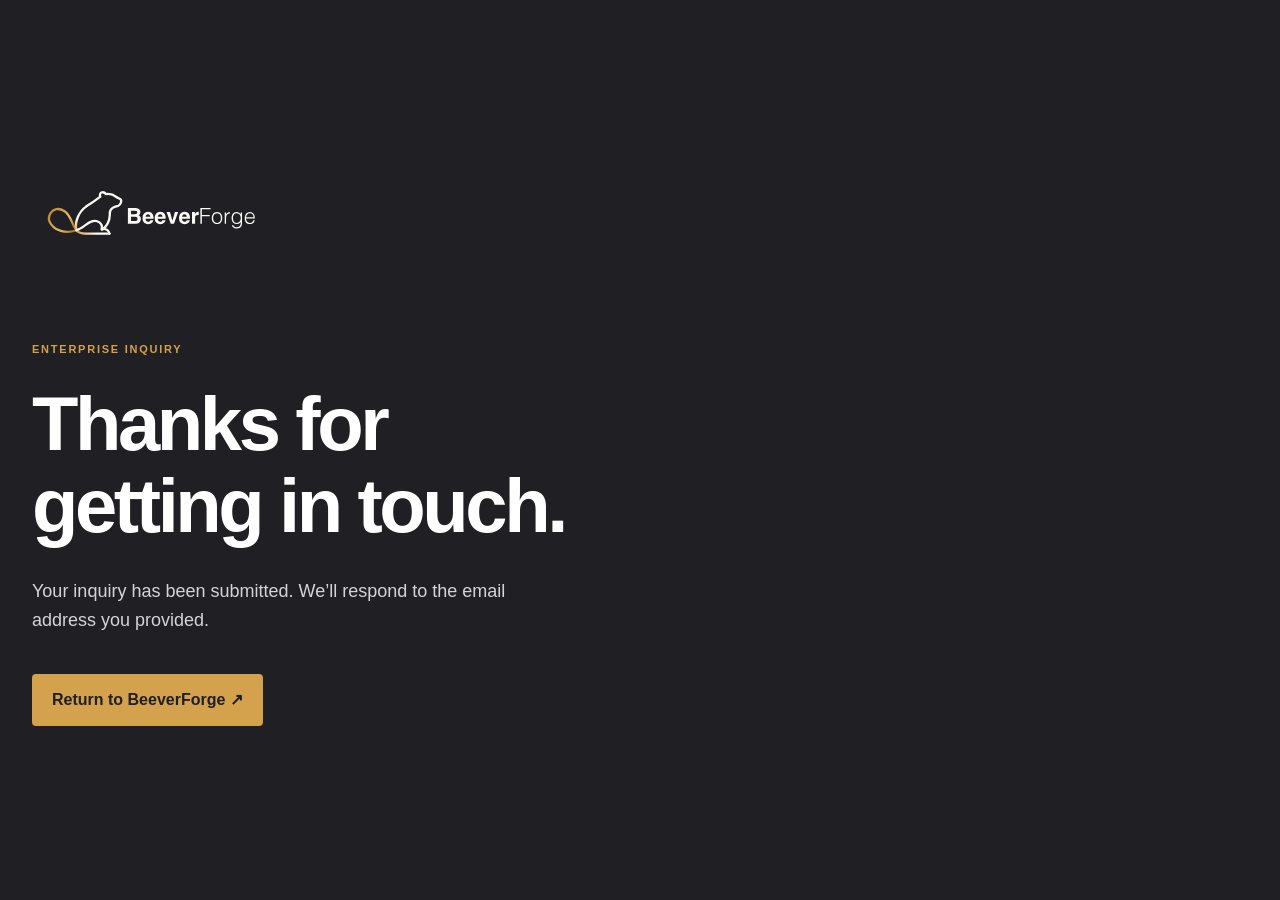
<file: thank-you/index.html>
<!doctype html><html lang="en"><head><meta charset="utf-8"><meta name="viewport" content="width=device-width,initial-scale=1"><meta name="robots" content="noindex,follow"><title>Thank you — BeeverForge</title><link rel="icon" href="/assets/favicon.svg" type="image/svg+xml"><link rel="stylesheet" href="/assets/final.css"><script>try{document.documentElement.dataset.theme=localStorage.getItem('beeverforge-theme')==='light'?'light':'dark'}catch{document.documentElement.dataset.theme='dark'}</script></head><body class="thanks-body"><main class="shell thanks-content"><a href="/" aria-label="BeeverForge"><img src="/assets/logo-dark.svg" alt="BeeverForge" width="240" height="74"></a><p class="eyebrow">Enterprise inquiry</p><h1>Thanks for getting in touch.</h1><p>Your inquiry has been submitted. We’ll respond to the email address you provided.</p><a class="button button-gold" href="/">Return to BeeverForge ↗</a></main><script src="/assets/final.js" defer></script></body></html>
</file>
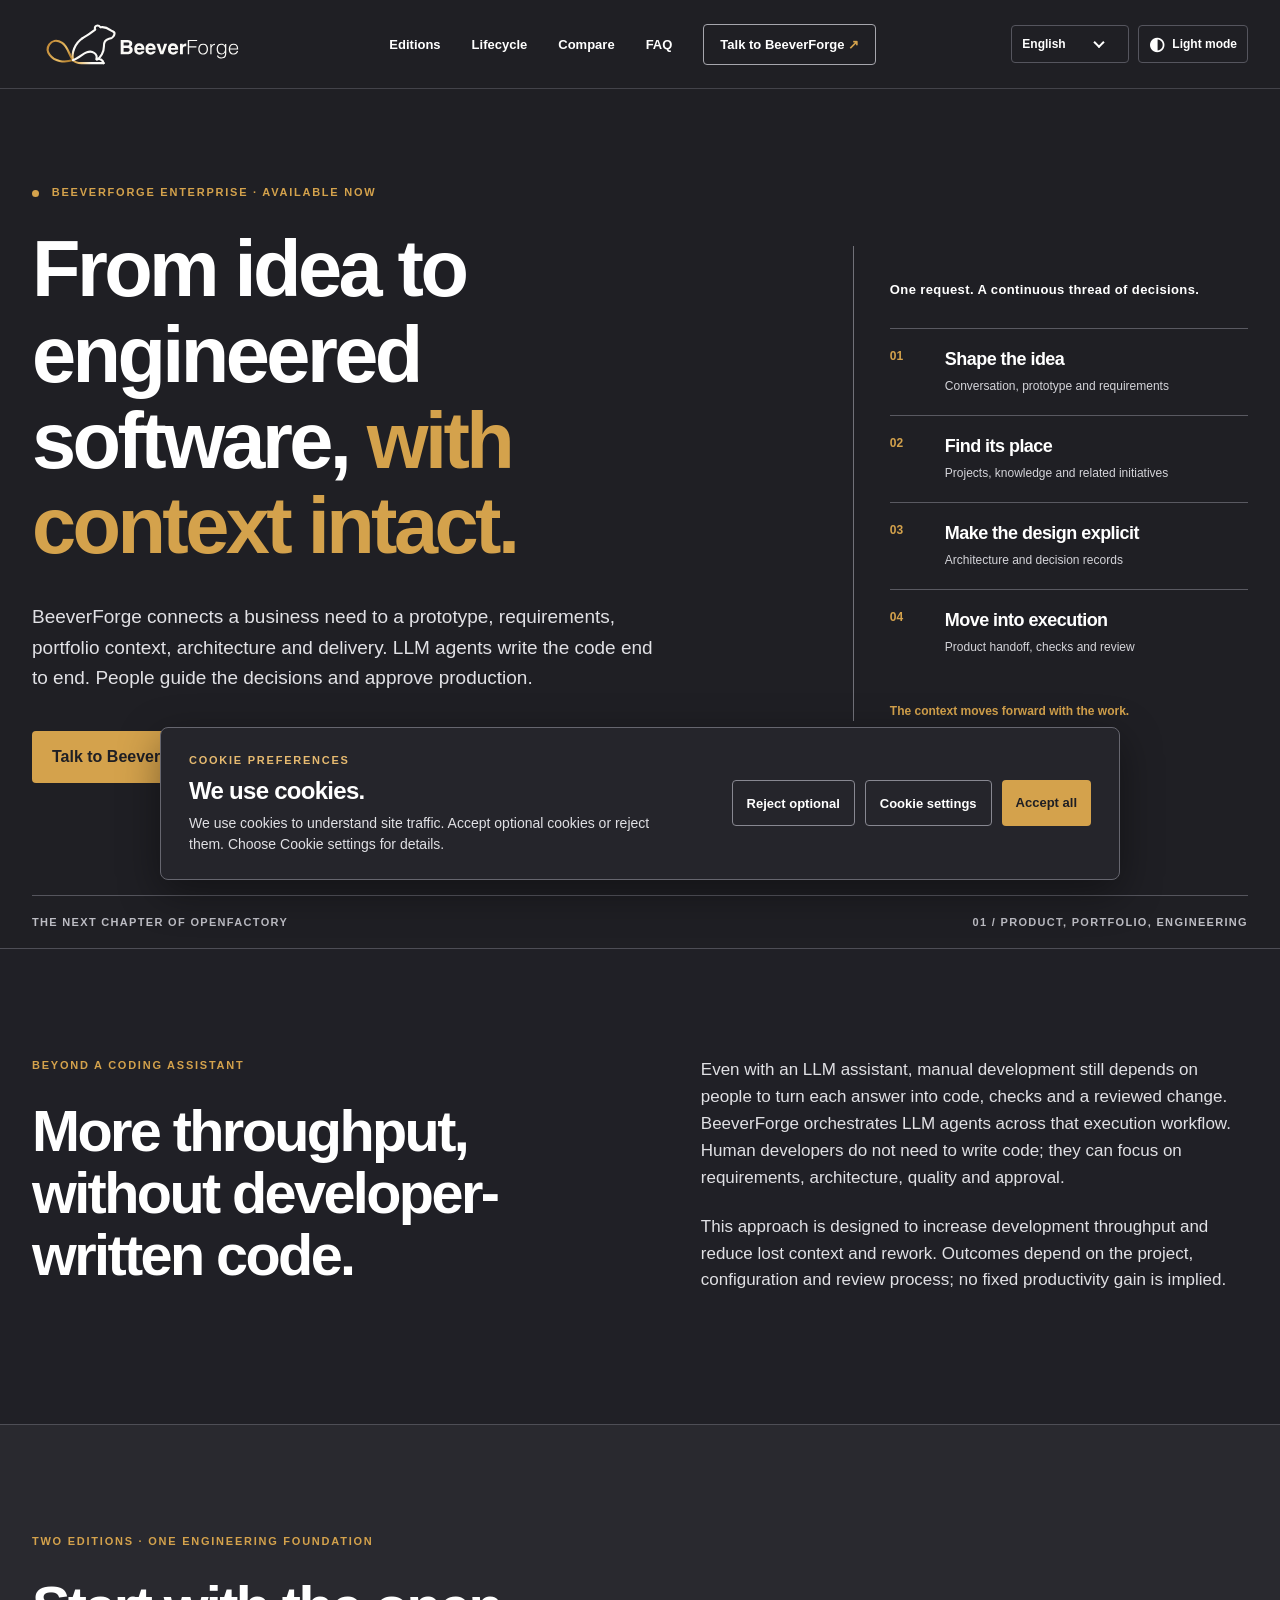
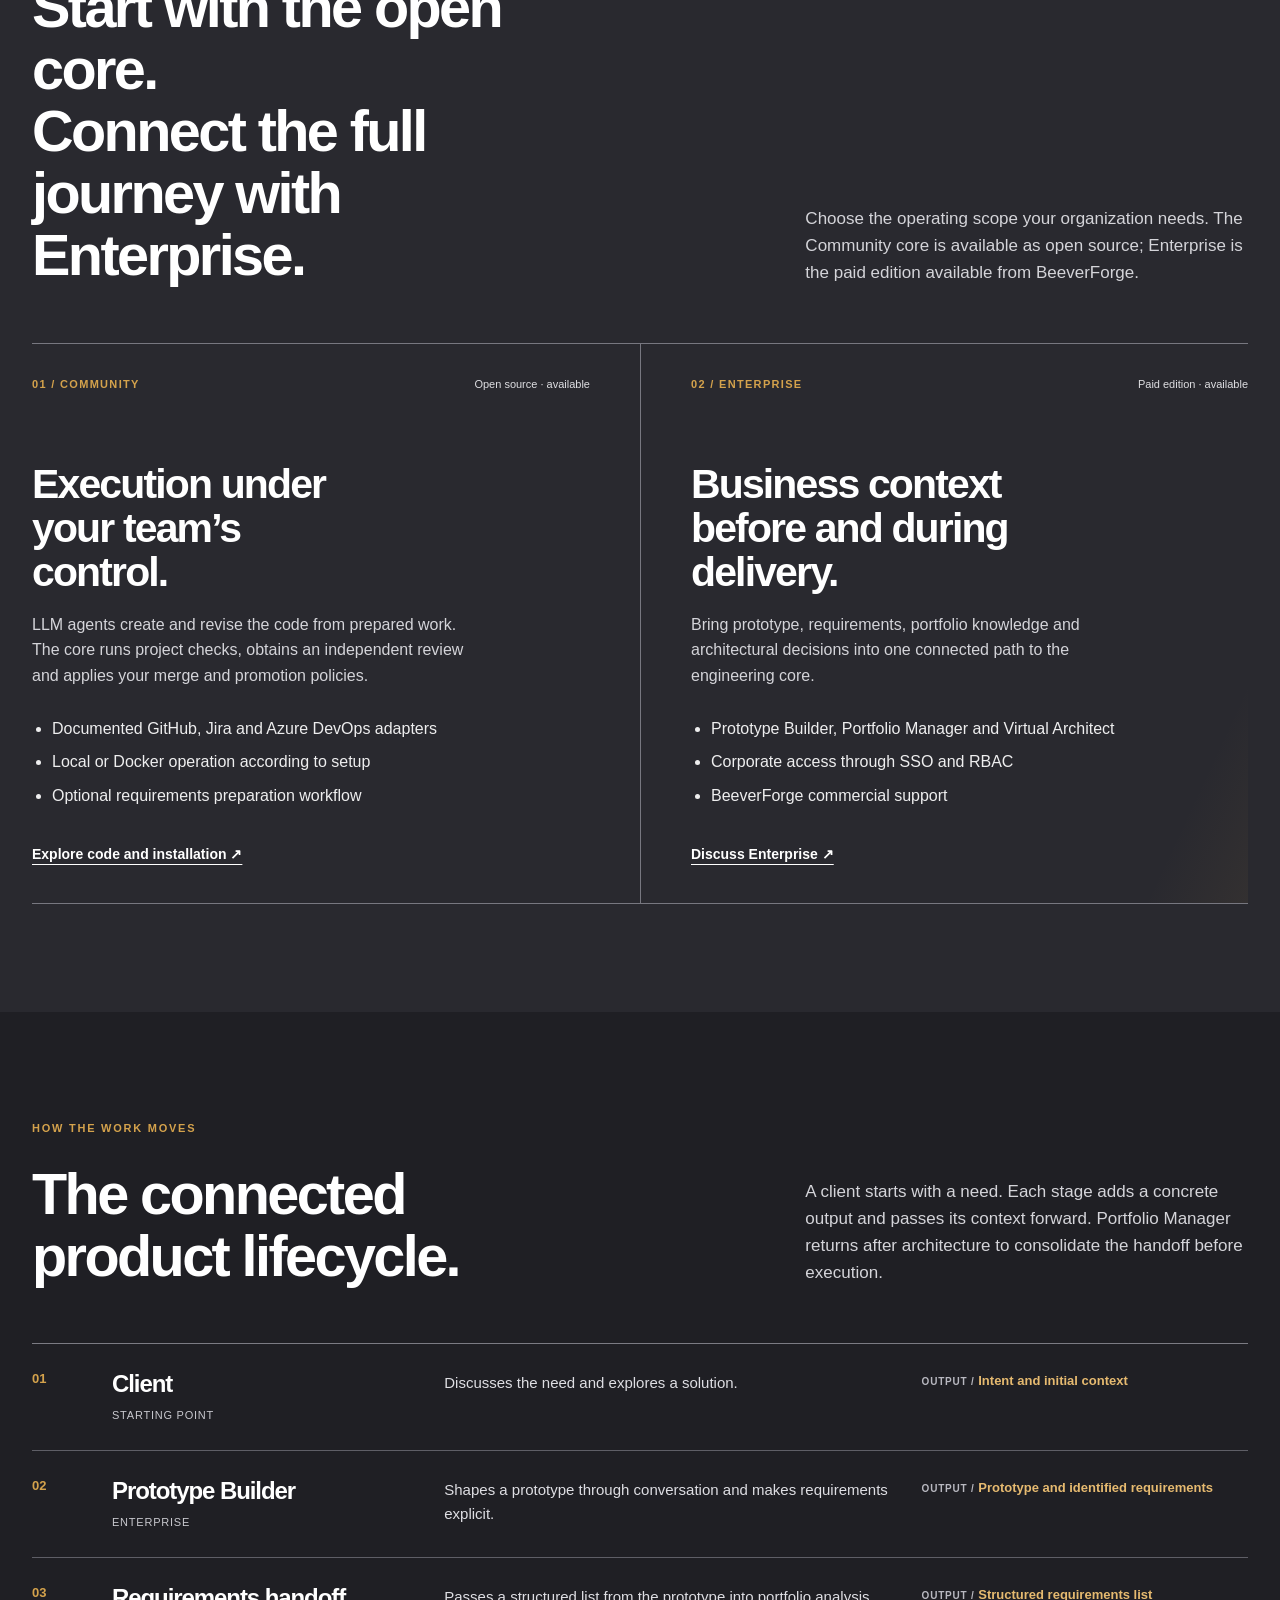
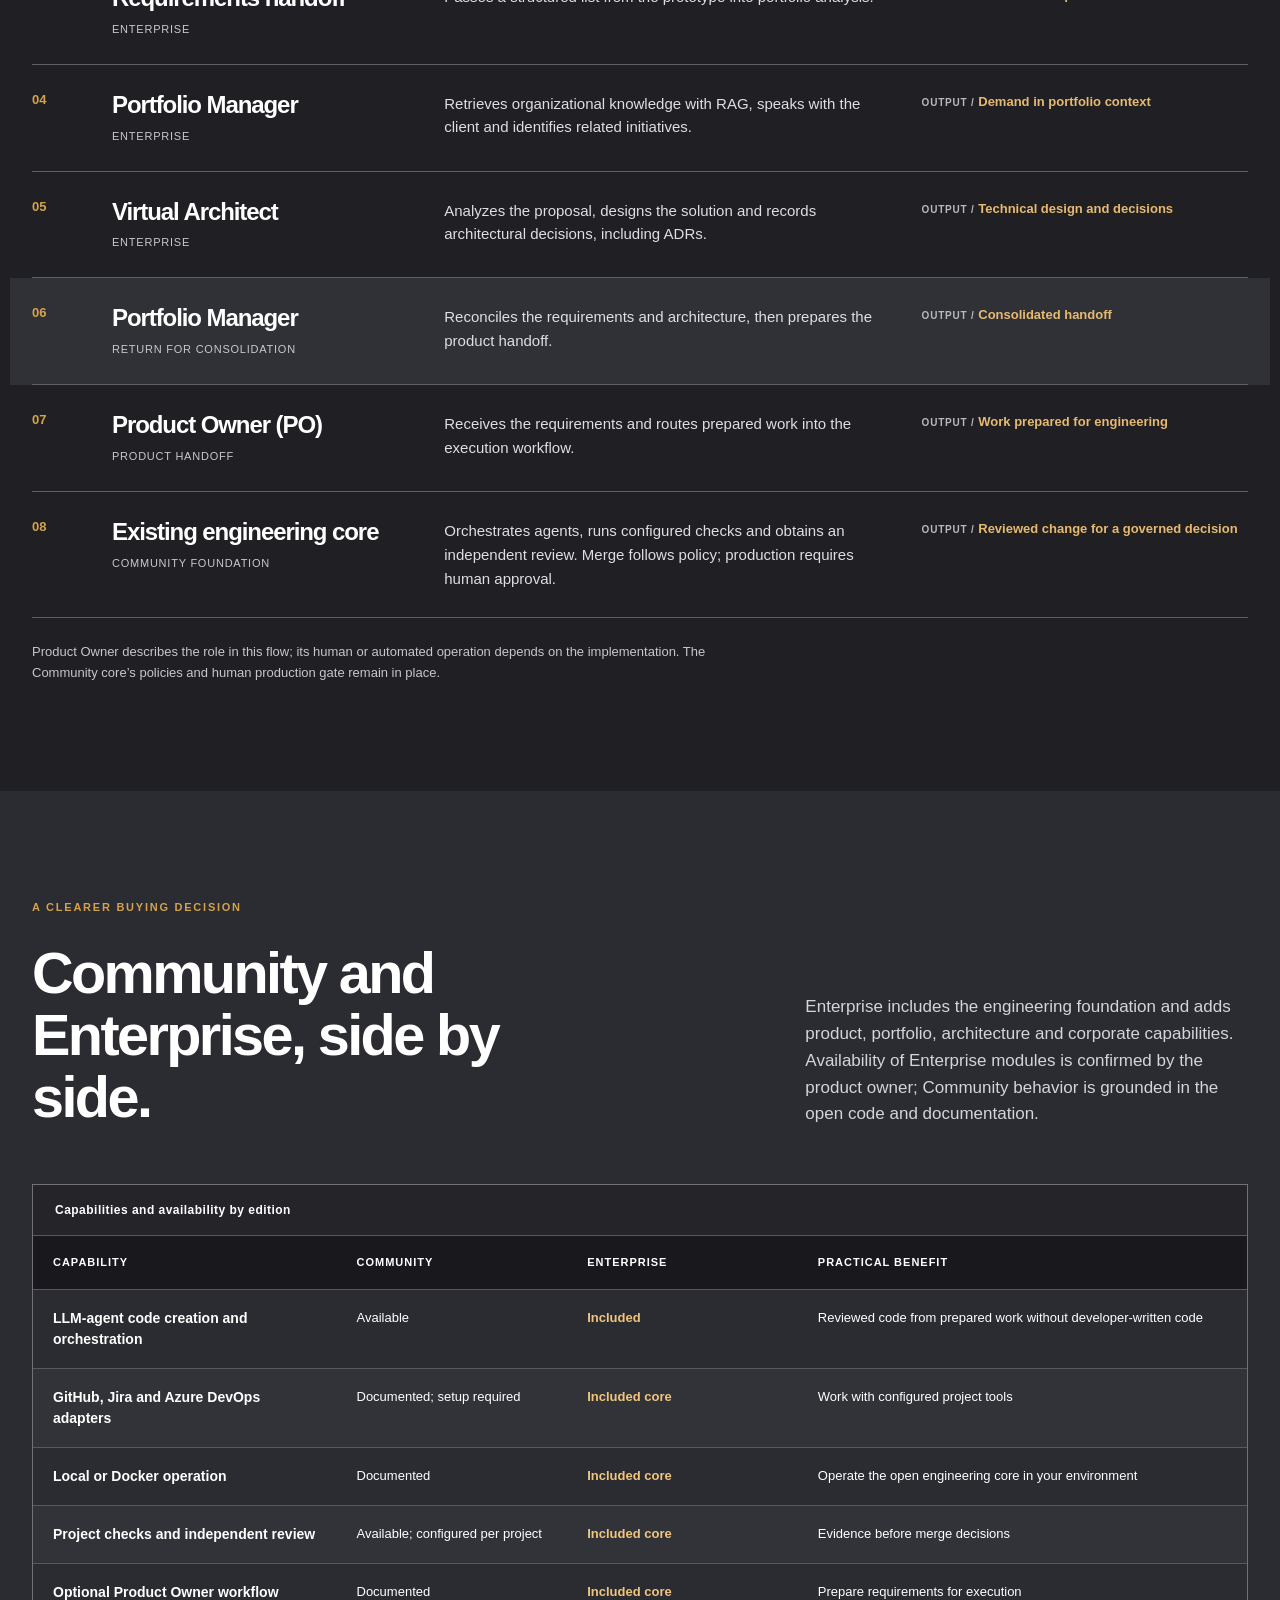
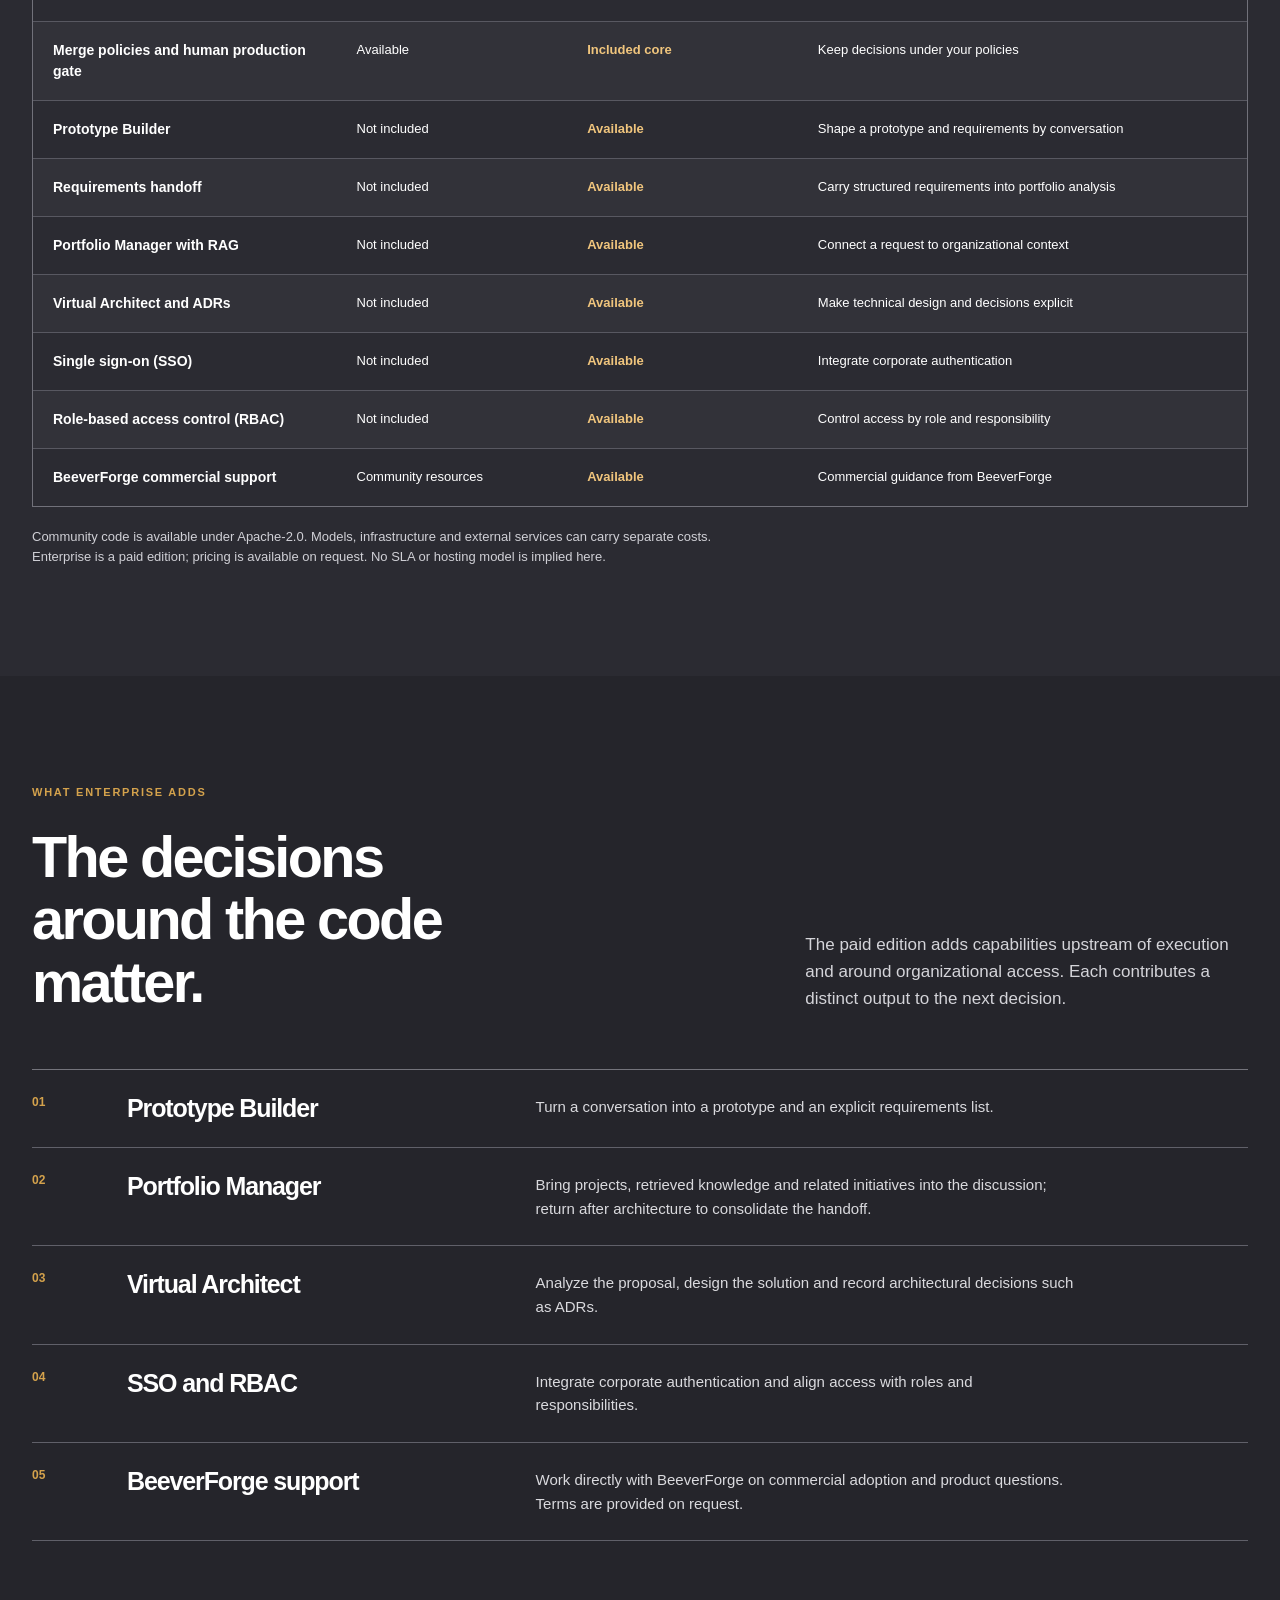
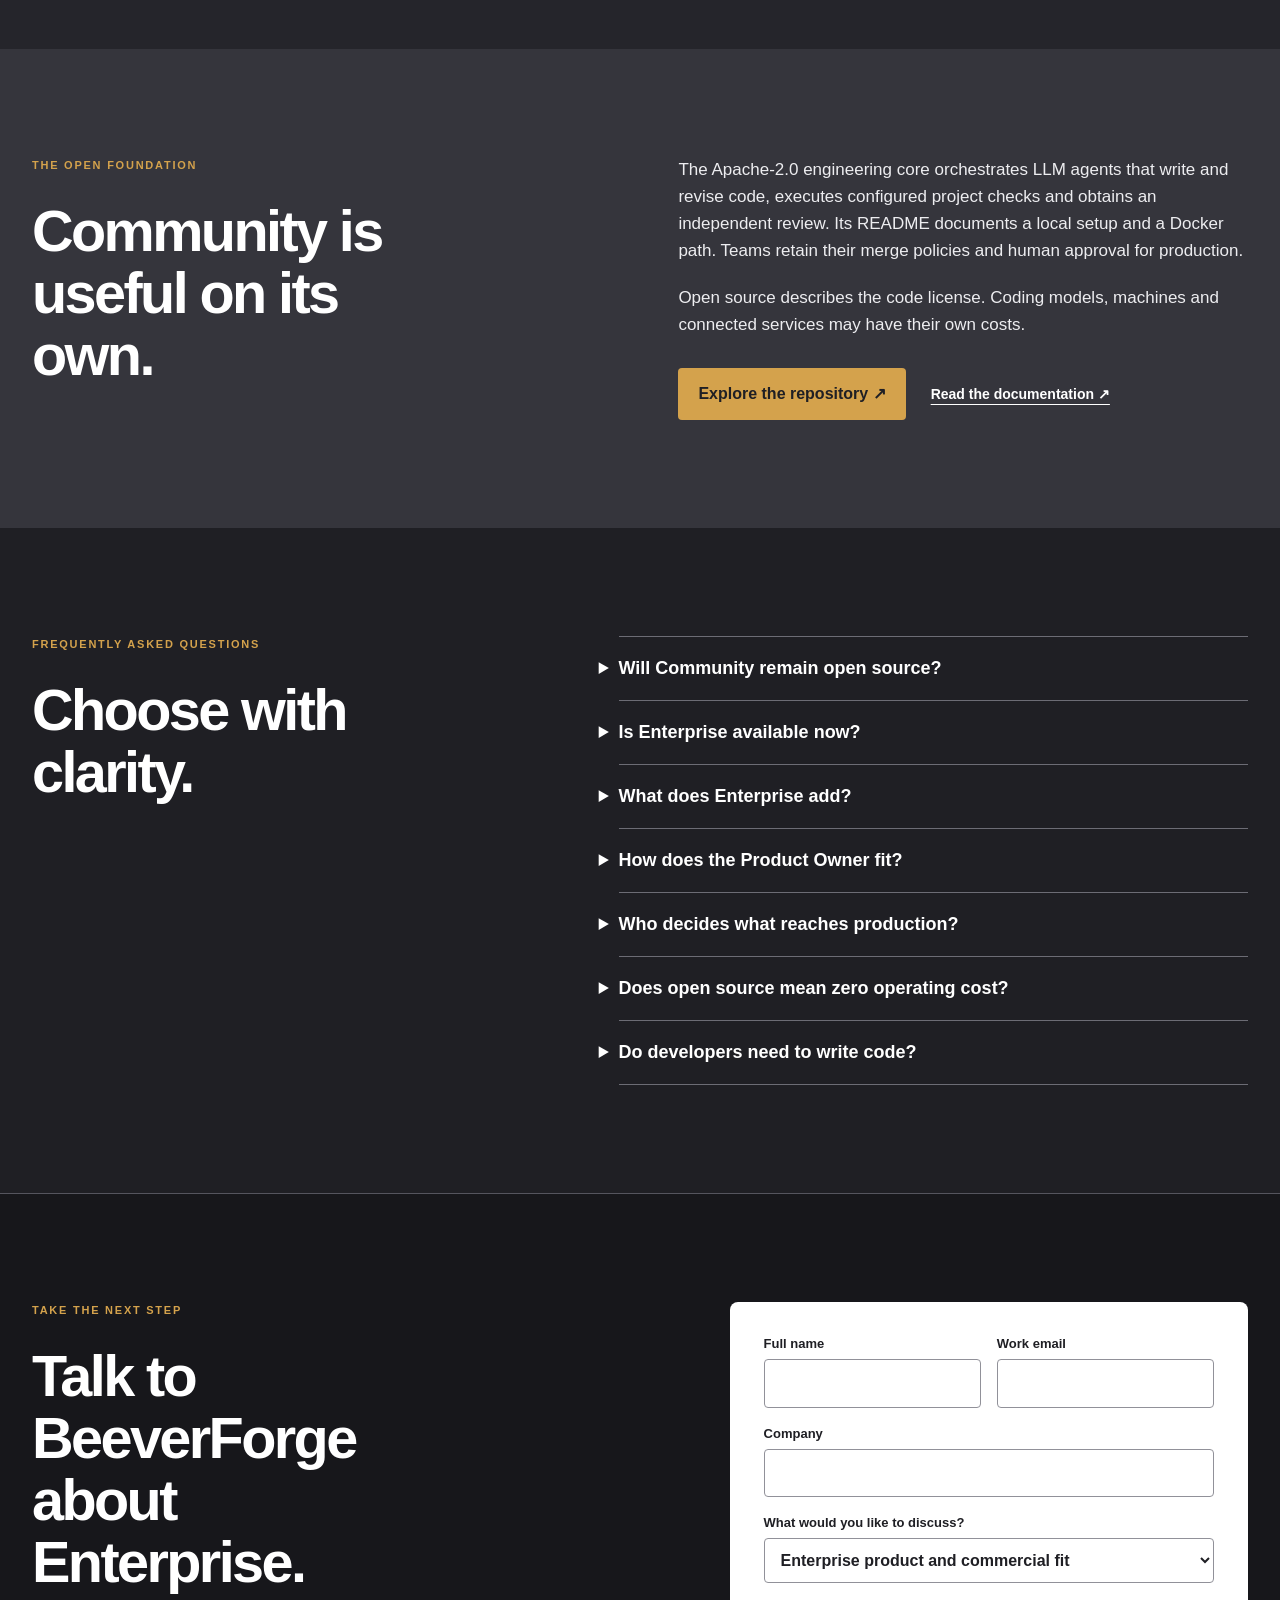
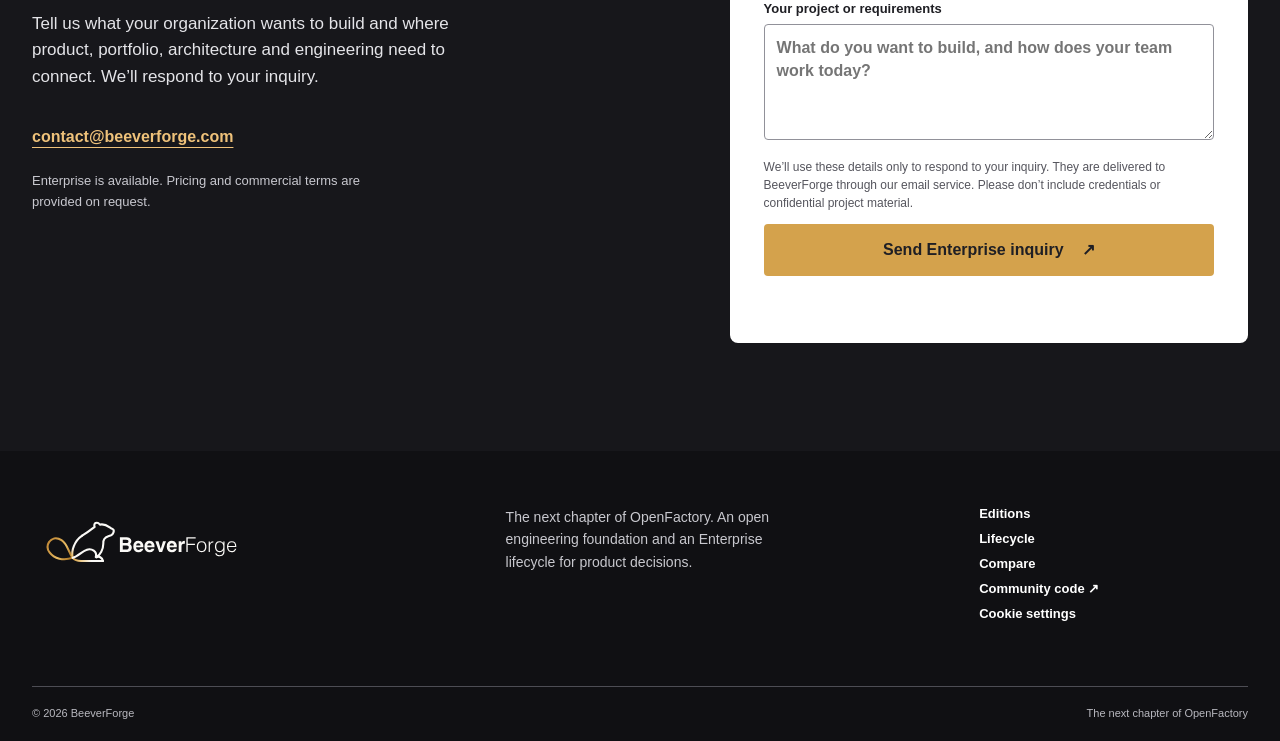
<file: v1/index.html>
<!doctype html><html lang="en"><head><meta charset="utf-8"><meta name="viewport" content="width=device-width,initial-scale=1"><meta name="robots" content="noindex,follow"><meta http-equiv="refresh" content="0;url=/"><link rel="canonical" href="https://beeverforge.com/"><title>BeeverForge — website</title><script>location.replace('/')</script></head><body><main><h1>BeeverForge has a new home.</h1><p>The V1 concept has been replaced by the website.</p><p><a href="/">Visit BeeverForge</a></p></main></body></html>
</file>
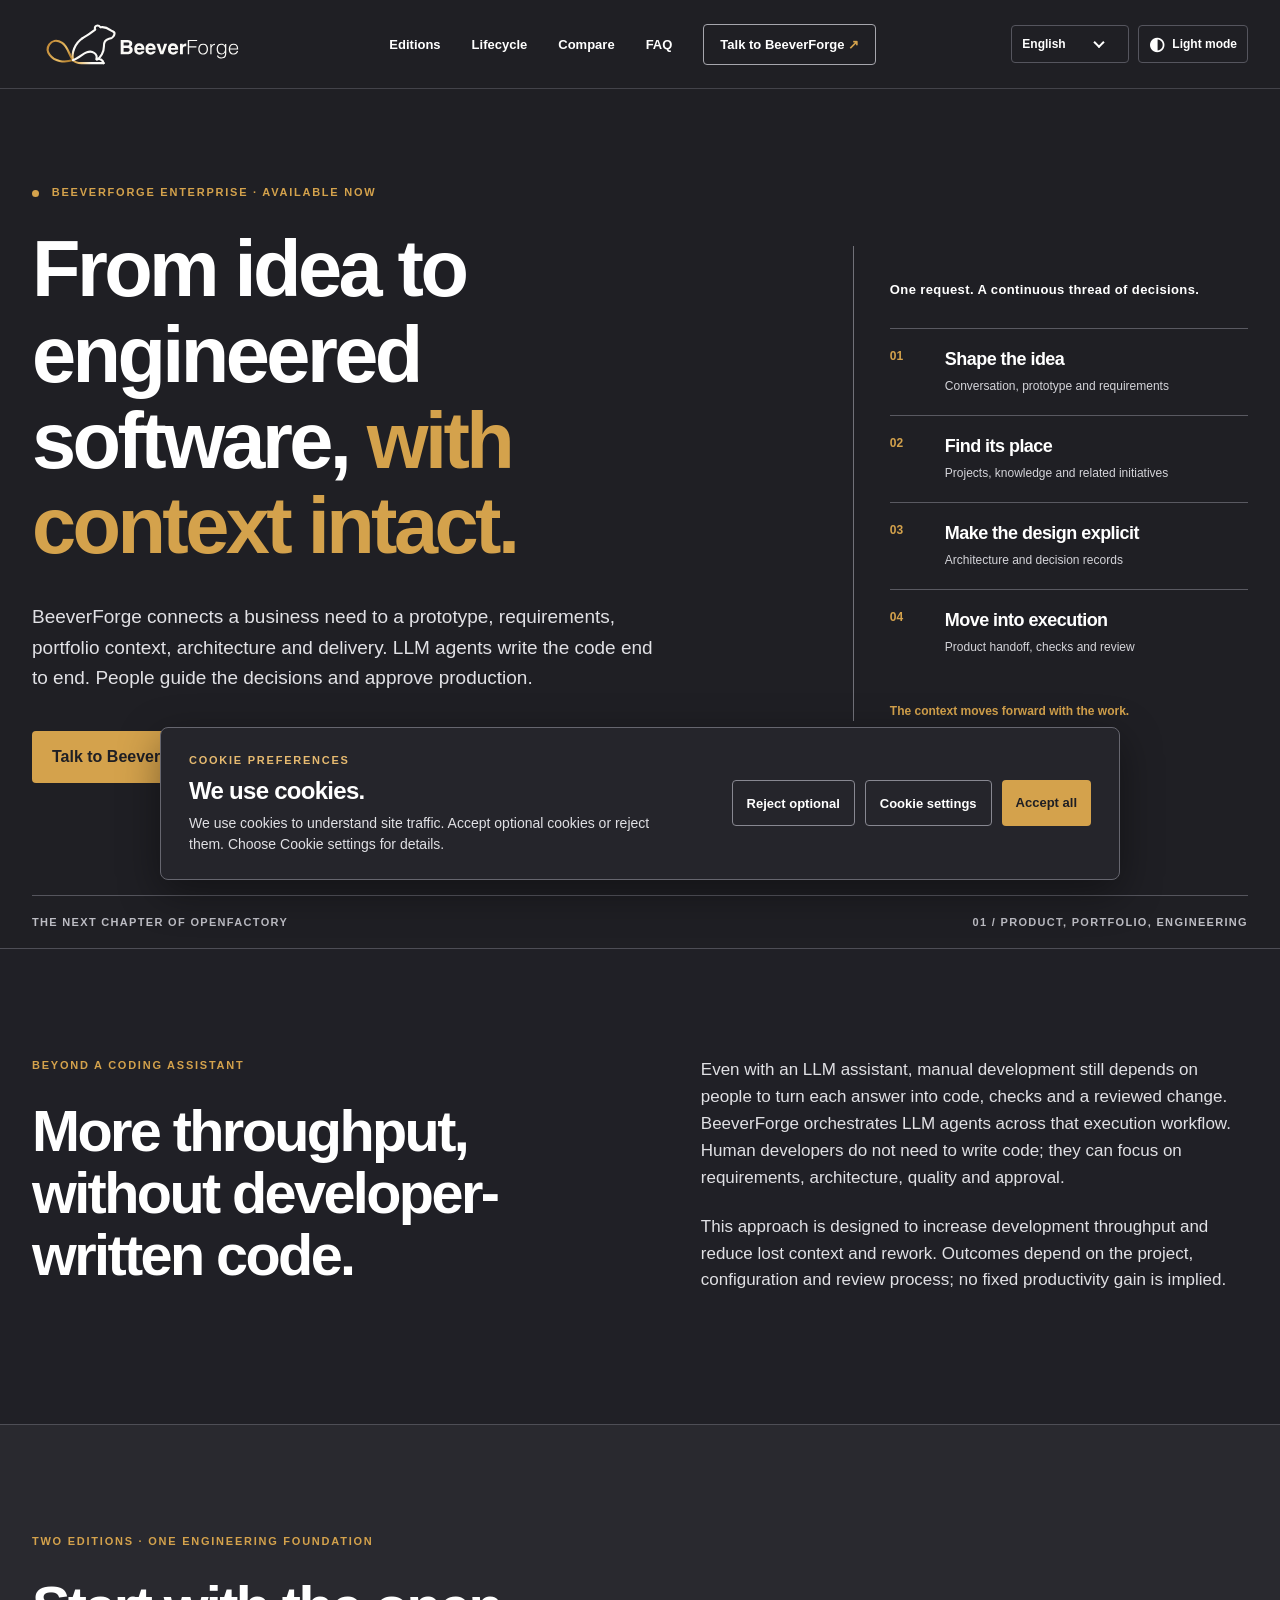
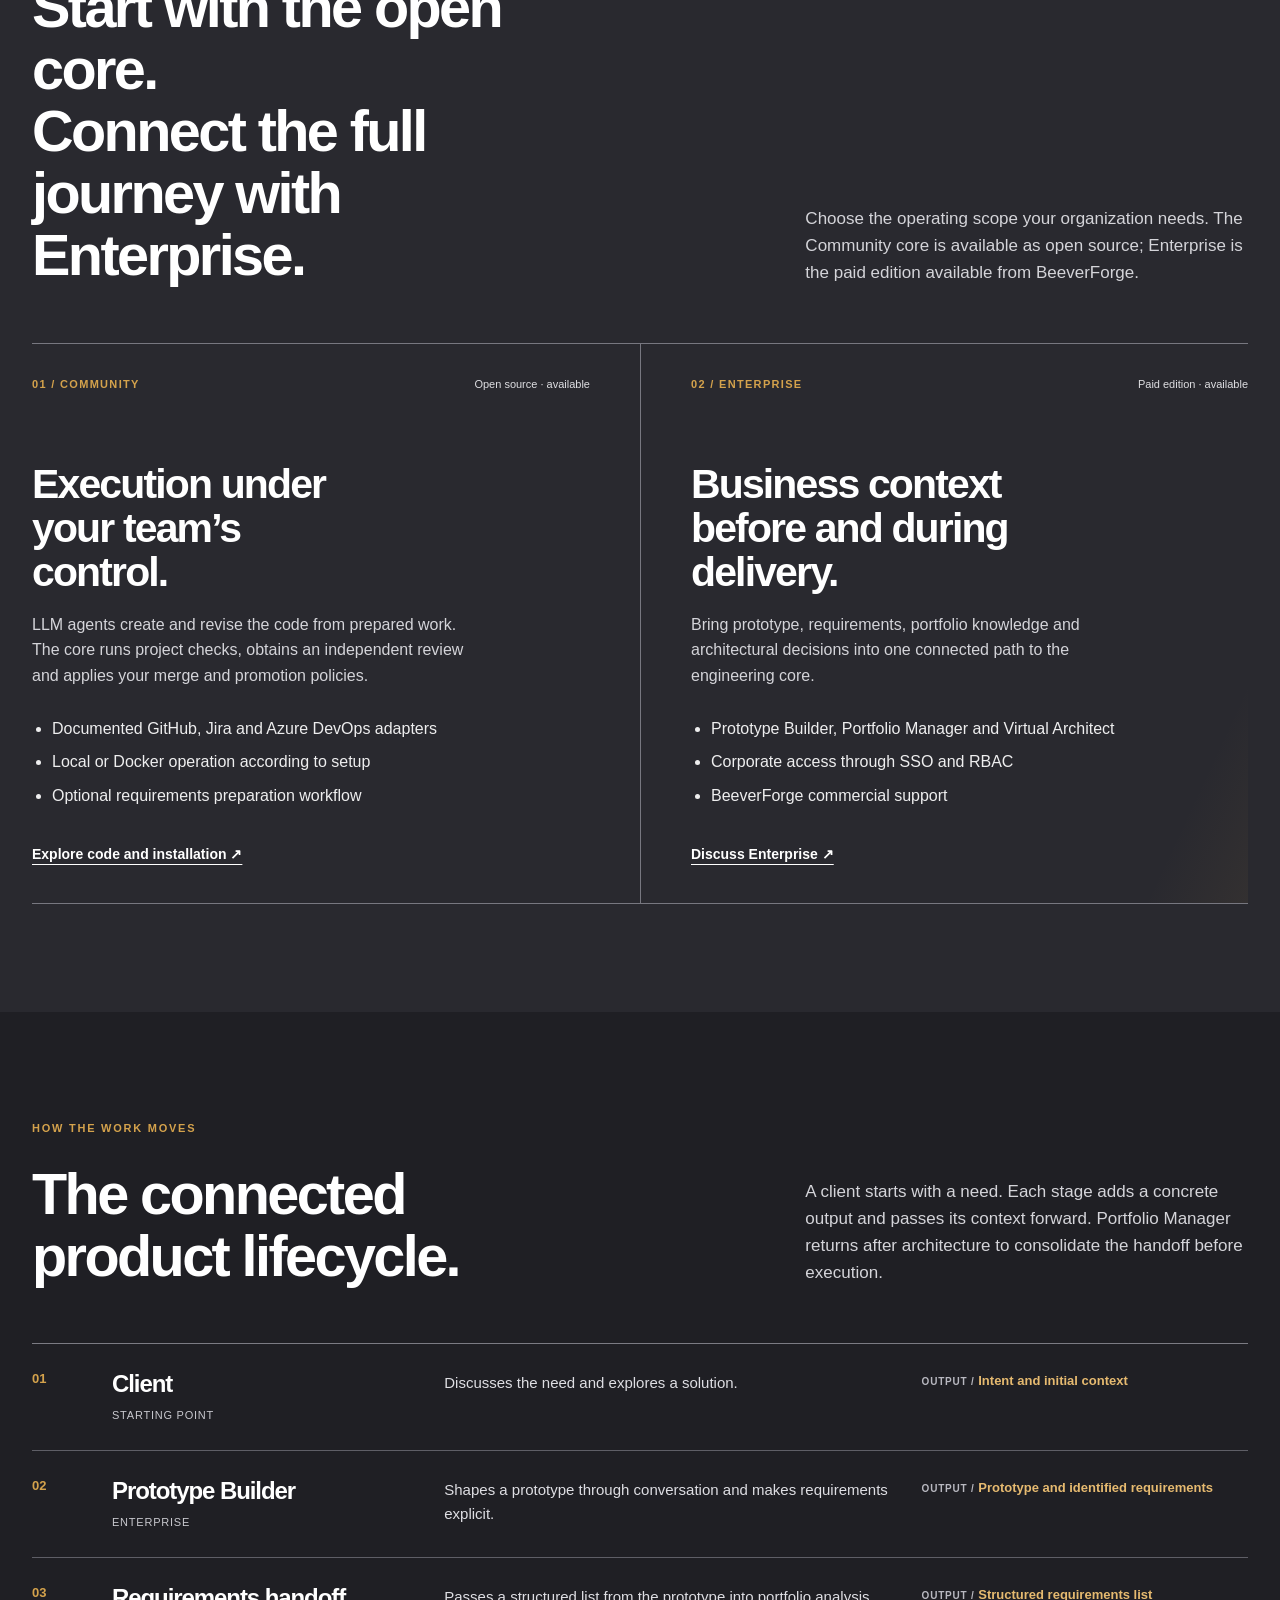
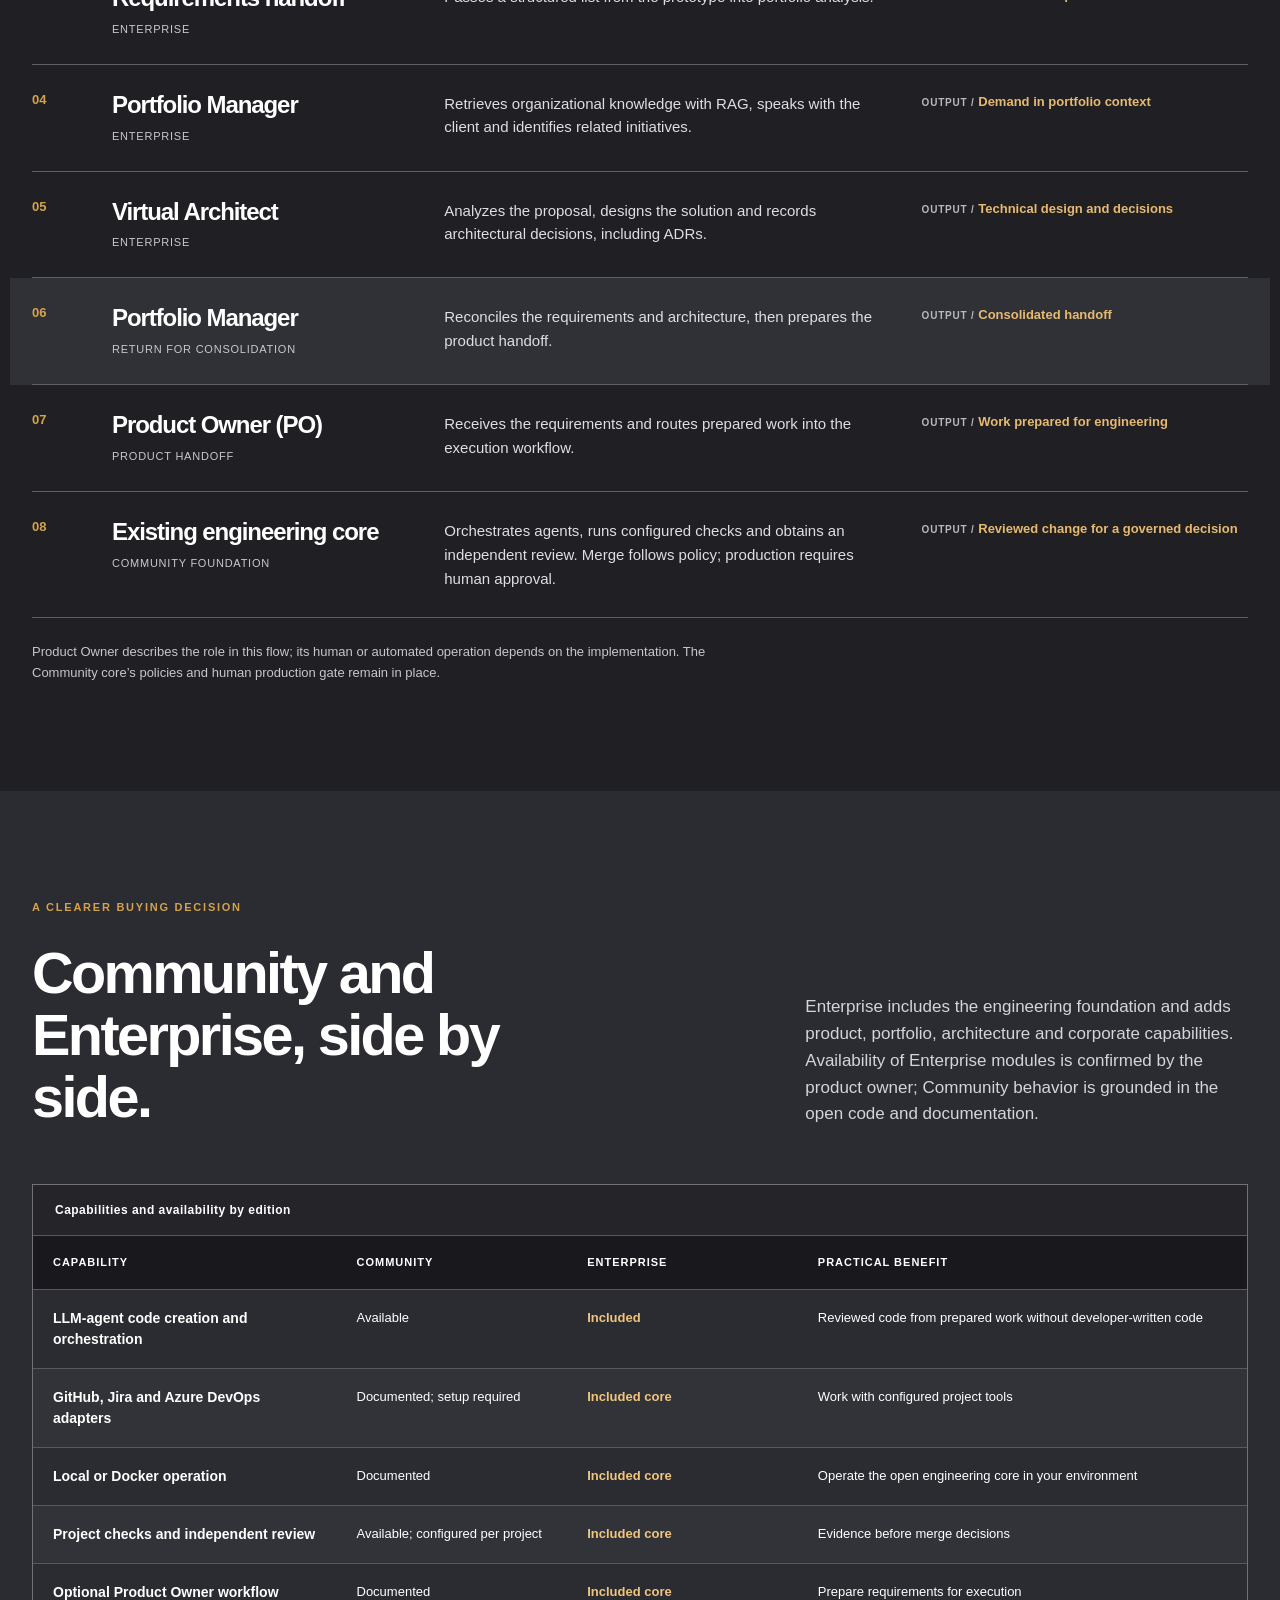
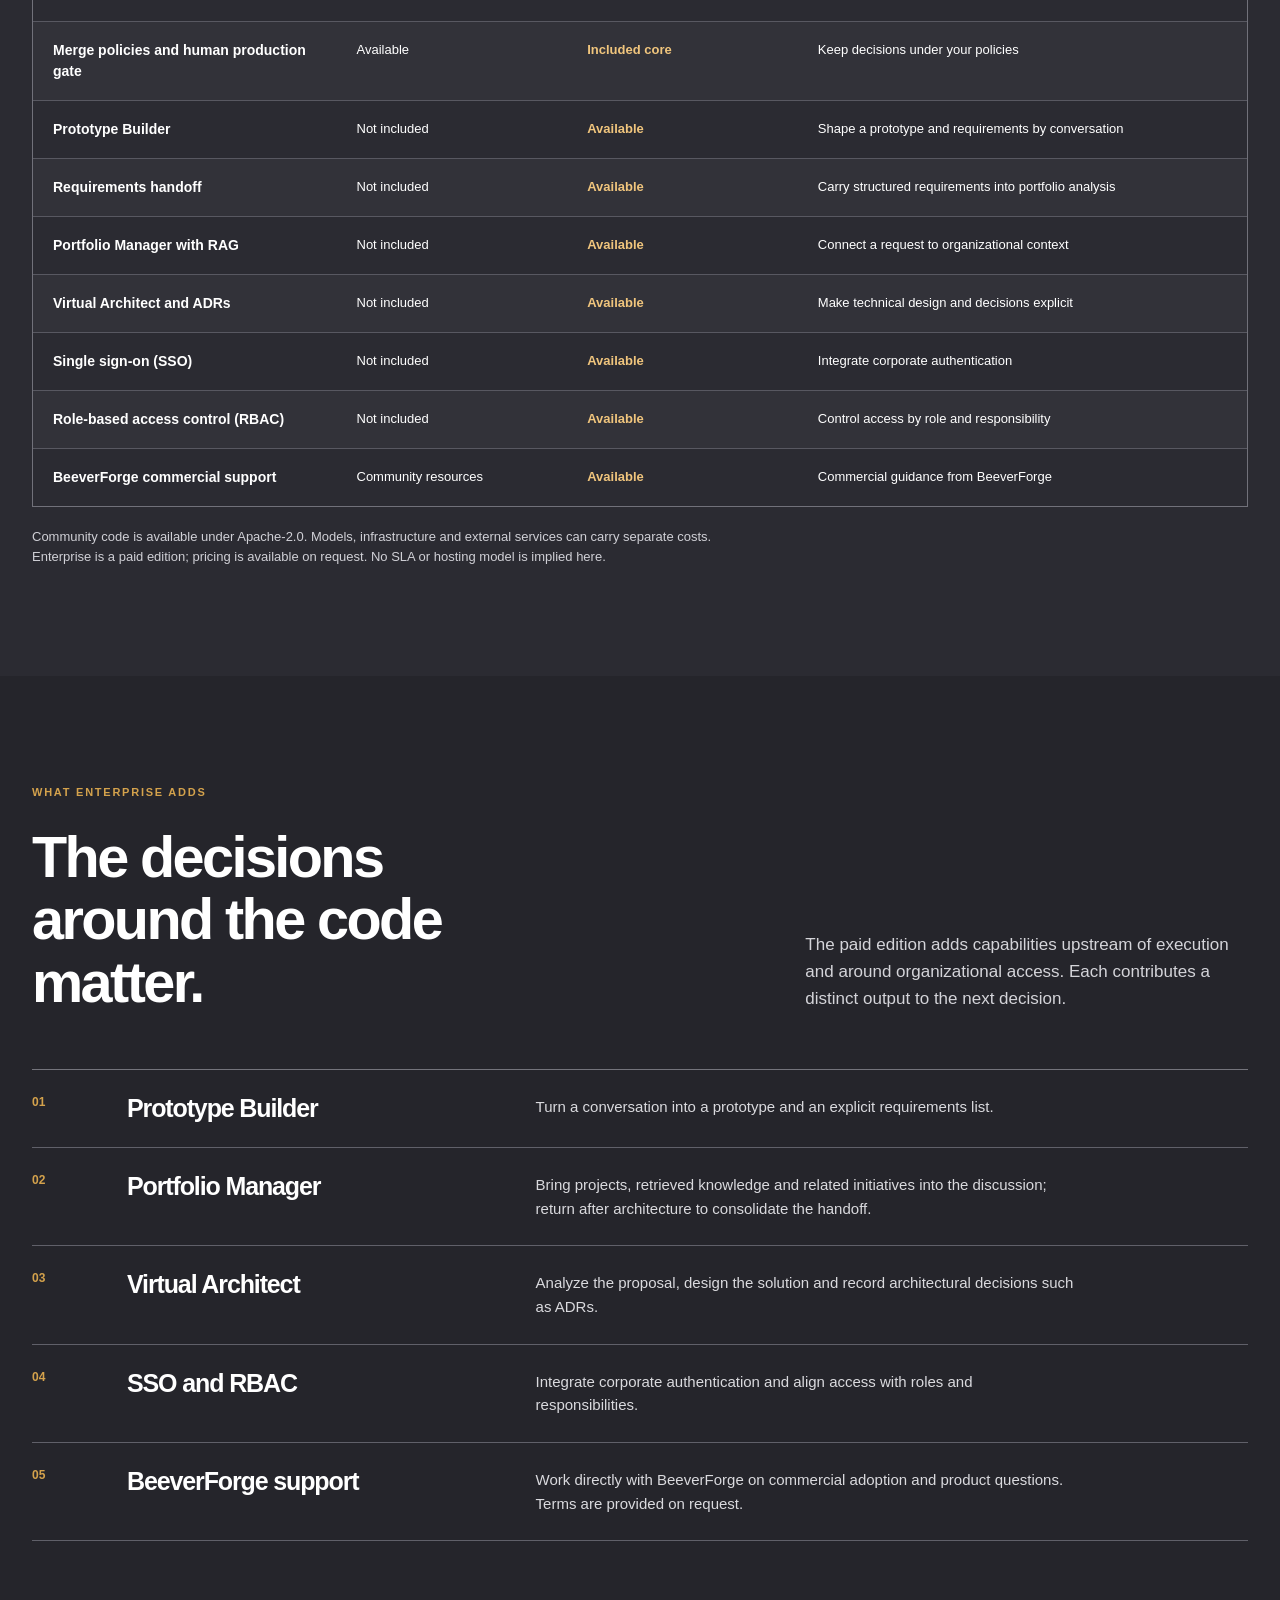
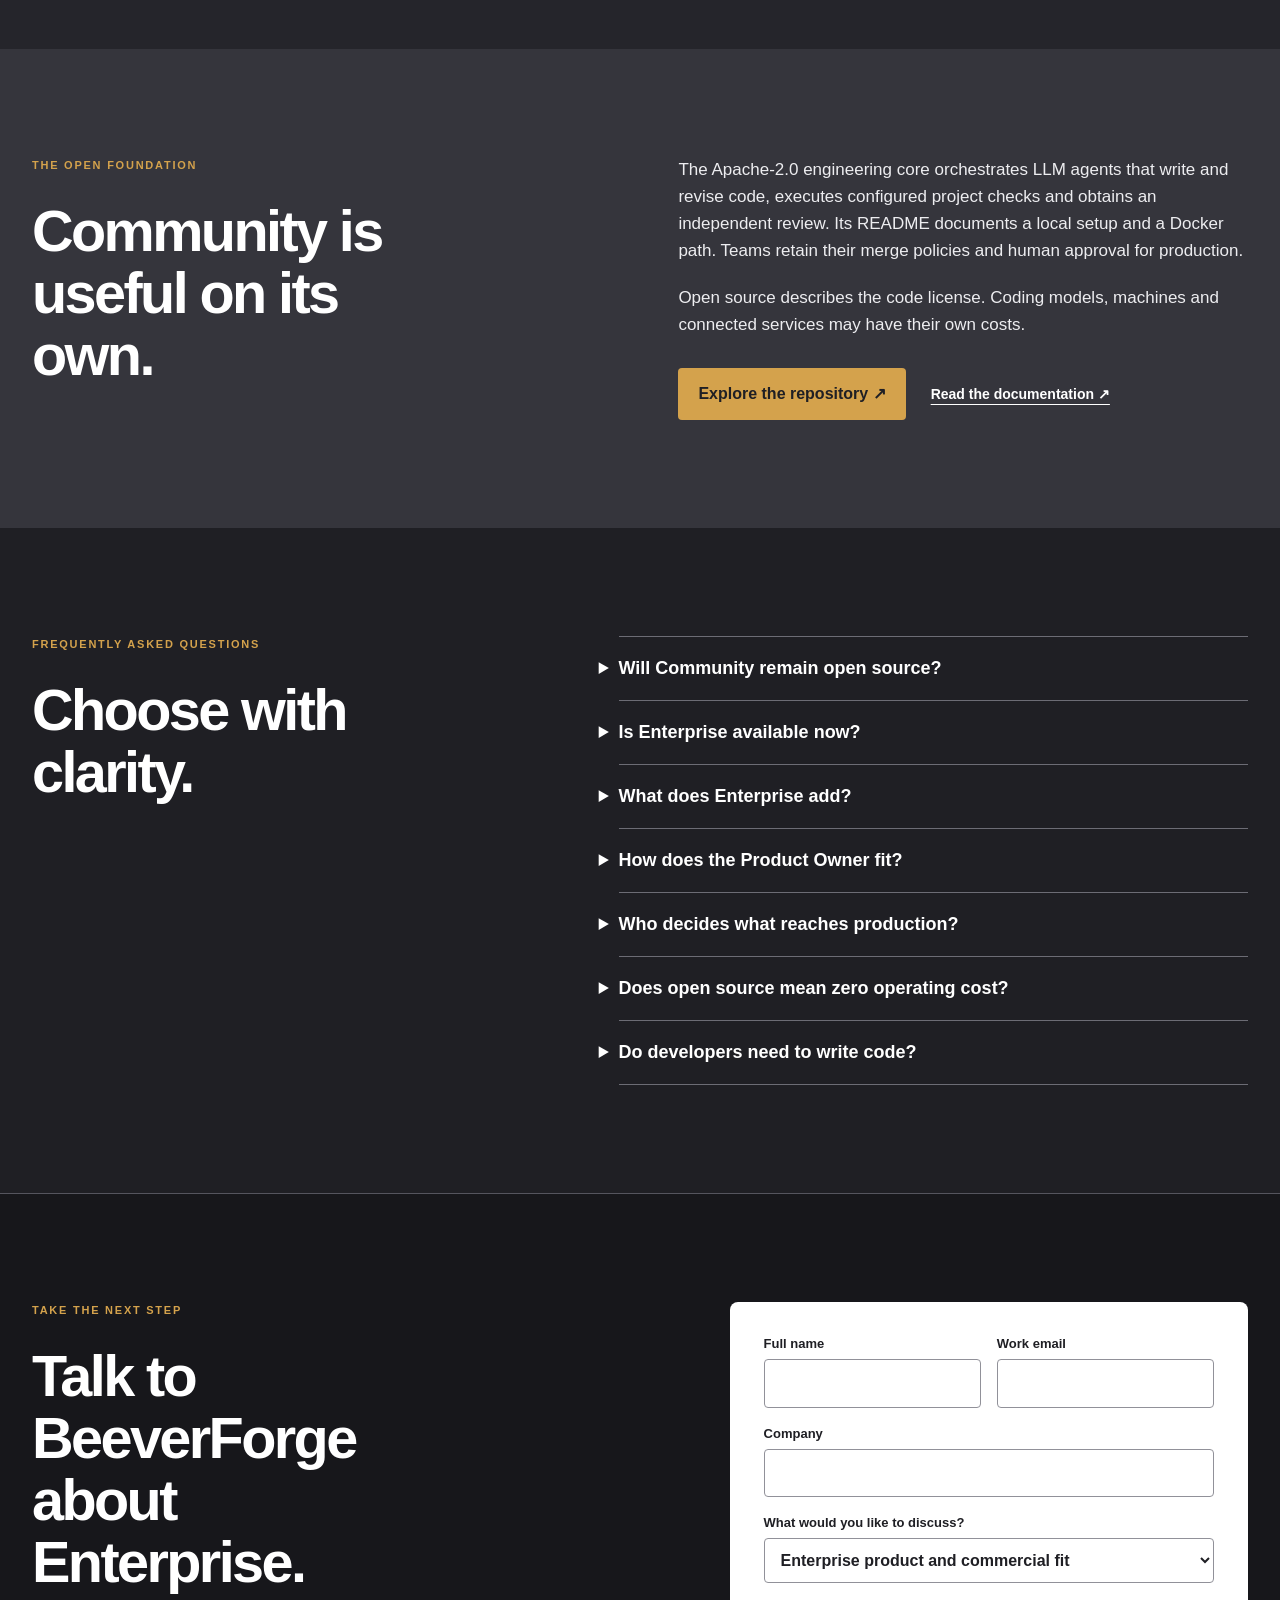
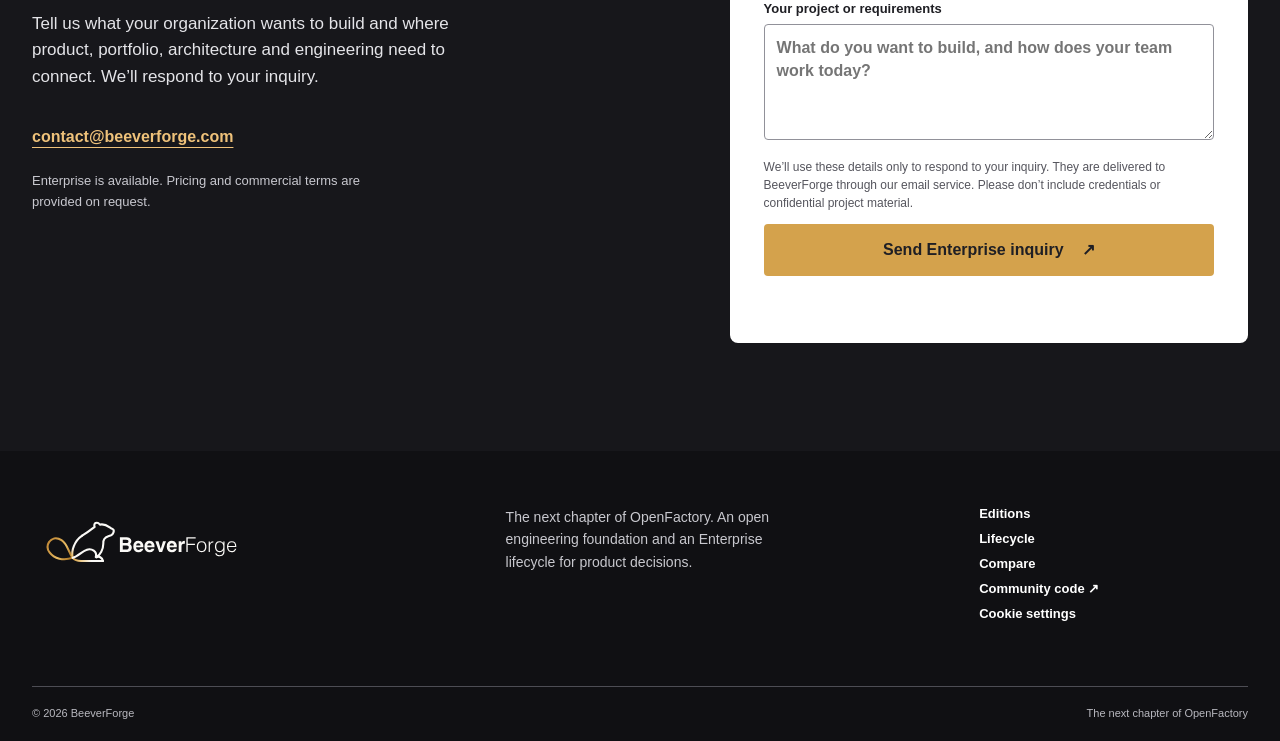
<file: v2/index.html>
<!doctype html><html lang="en"><head><meta charset="utf-8"><meta name="viewport" content="width=device-width,initial-scale=1"><meta name="robots" content="noindex,follow"><meta http-equiv="refresh" content="0;url=/"><link rel="canonical" href="https://beeverforge.com/"><title>BeeverForge — website</title><script>location.replace('/')</script></head><body><main><h1>BeeverForge has a new home.</h1><p>The V2 concept has been replaced by the website.</p><p><a href="/">Visit BeeverForge</a></p></main></body></html>
</file>
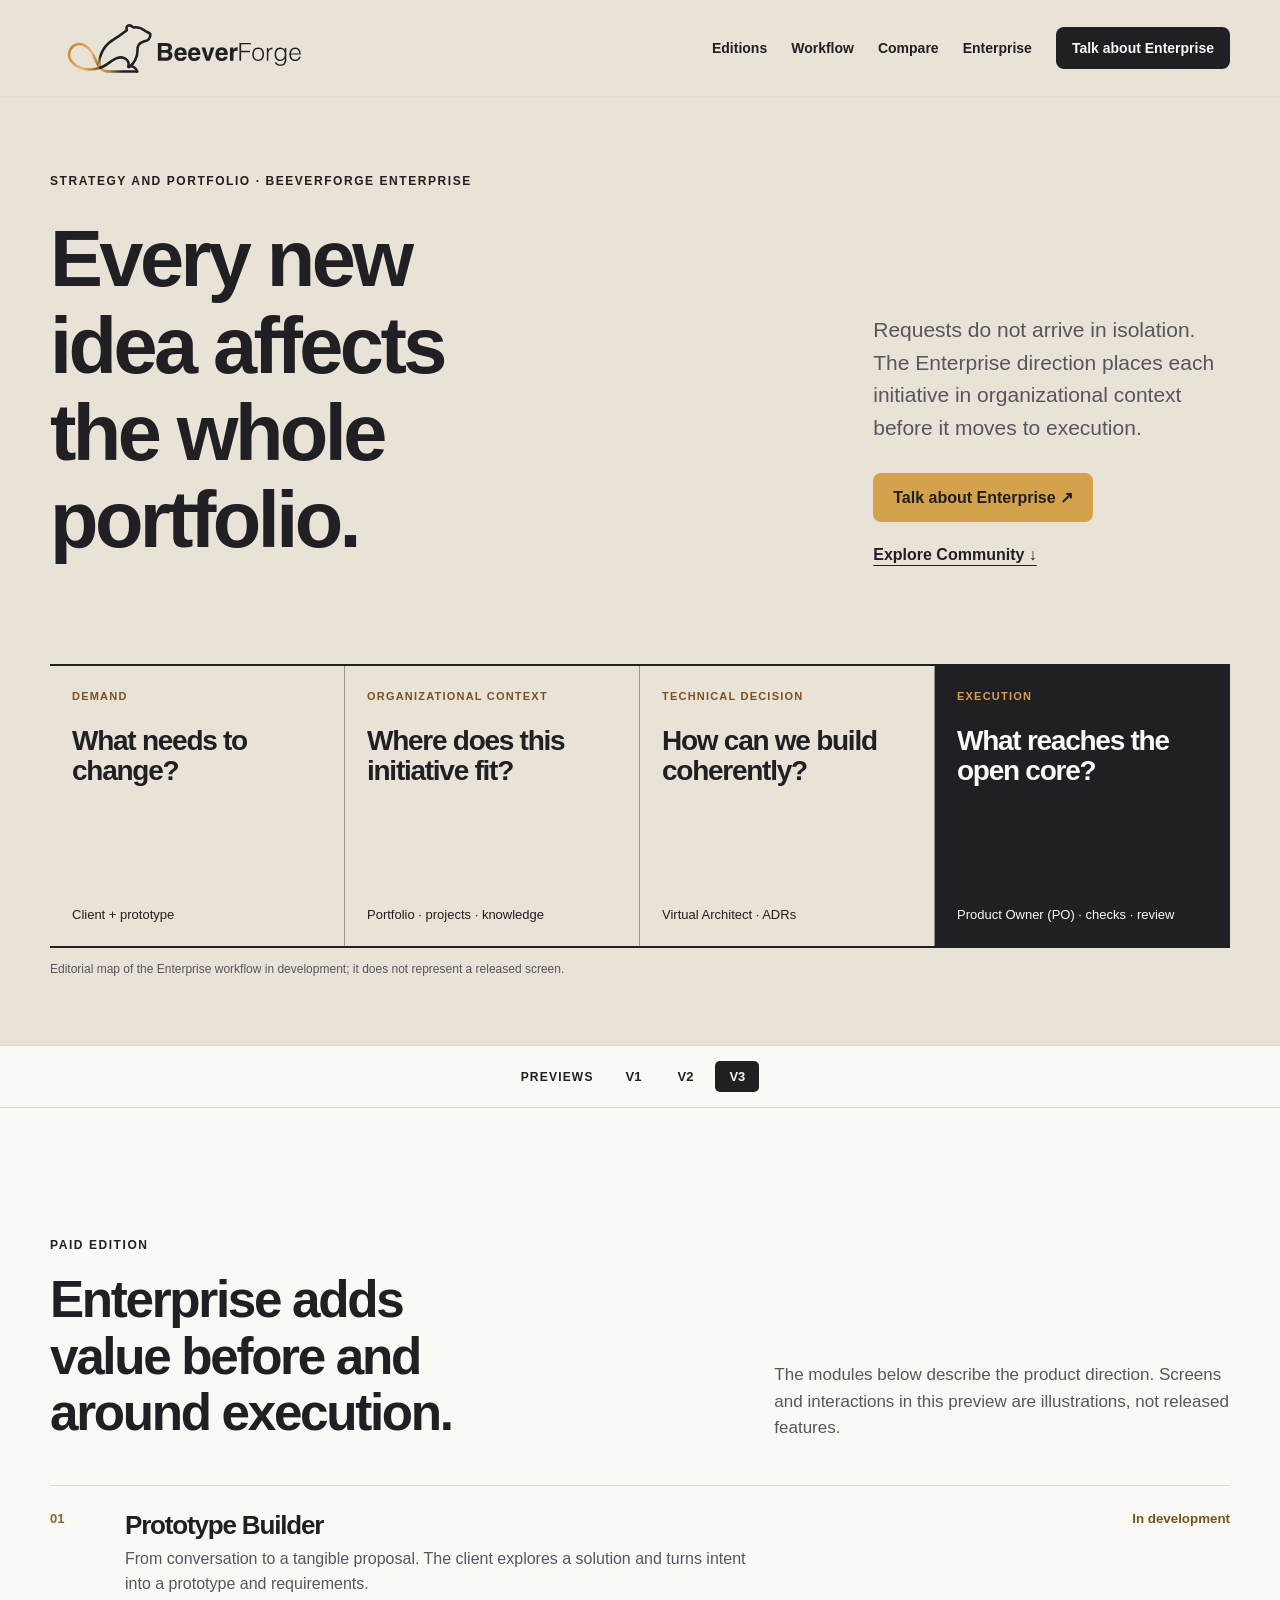
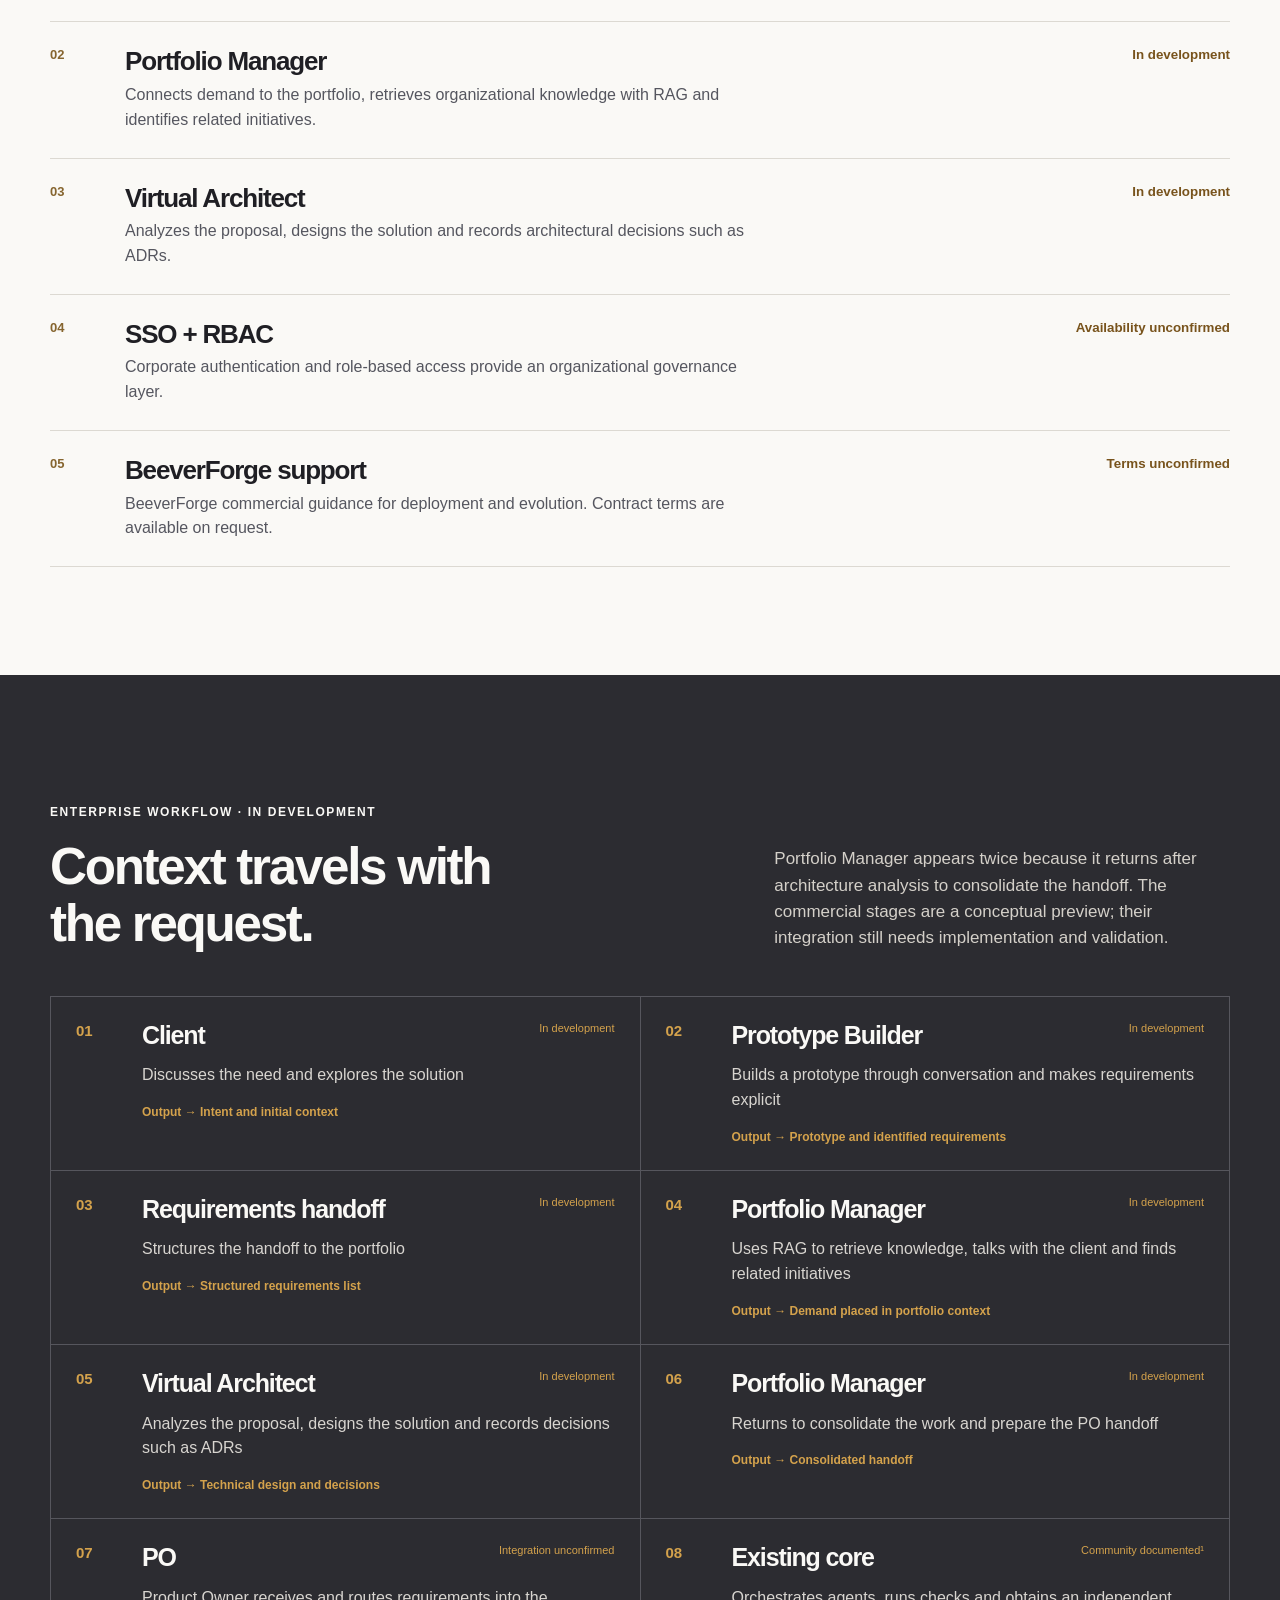
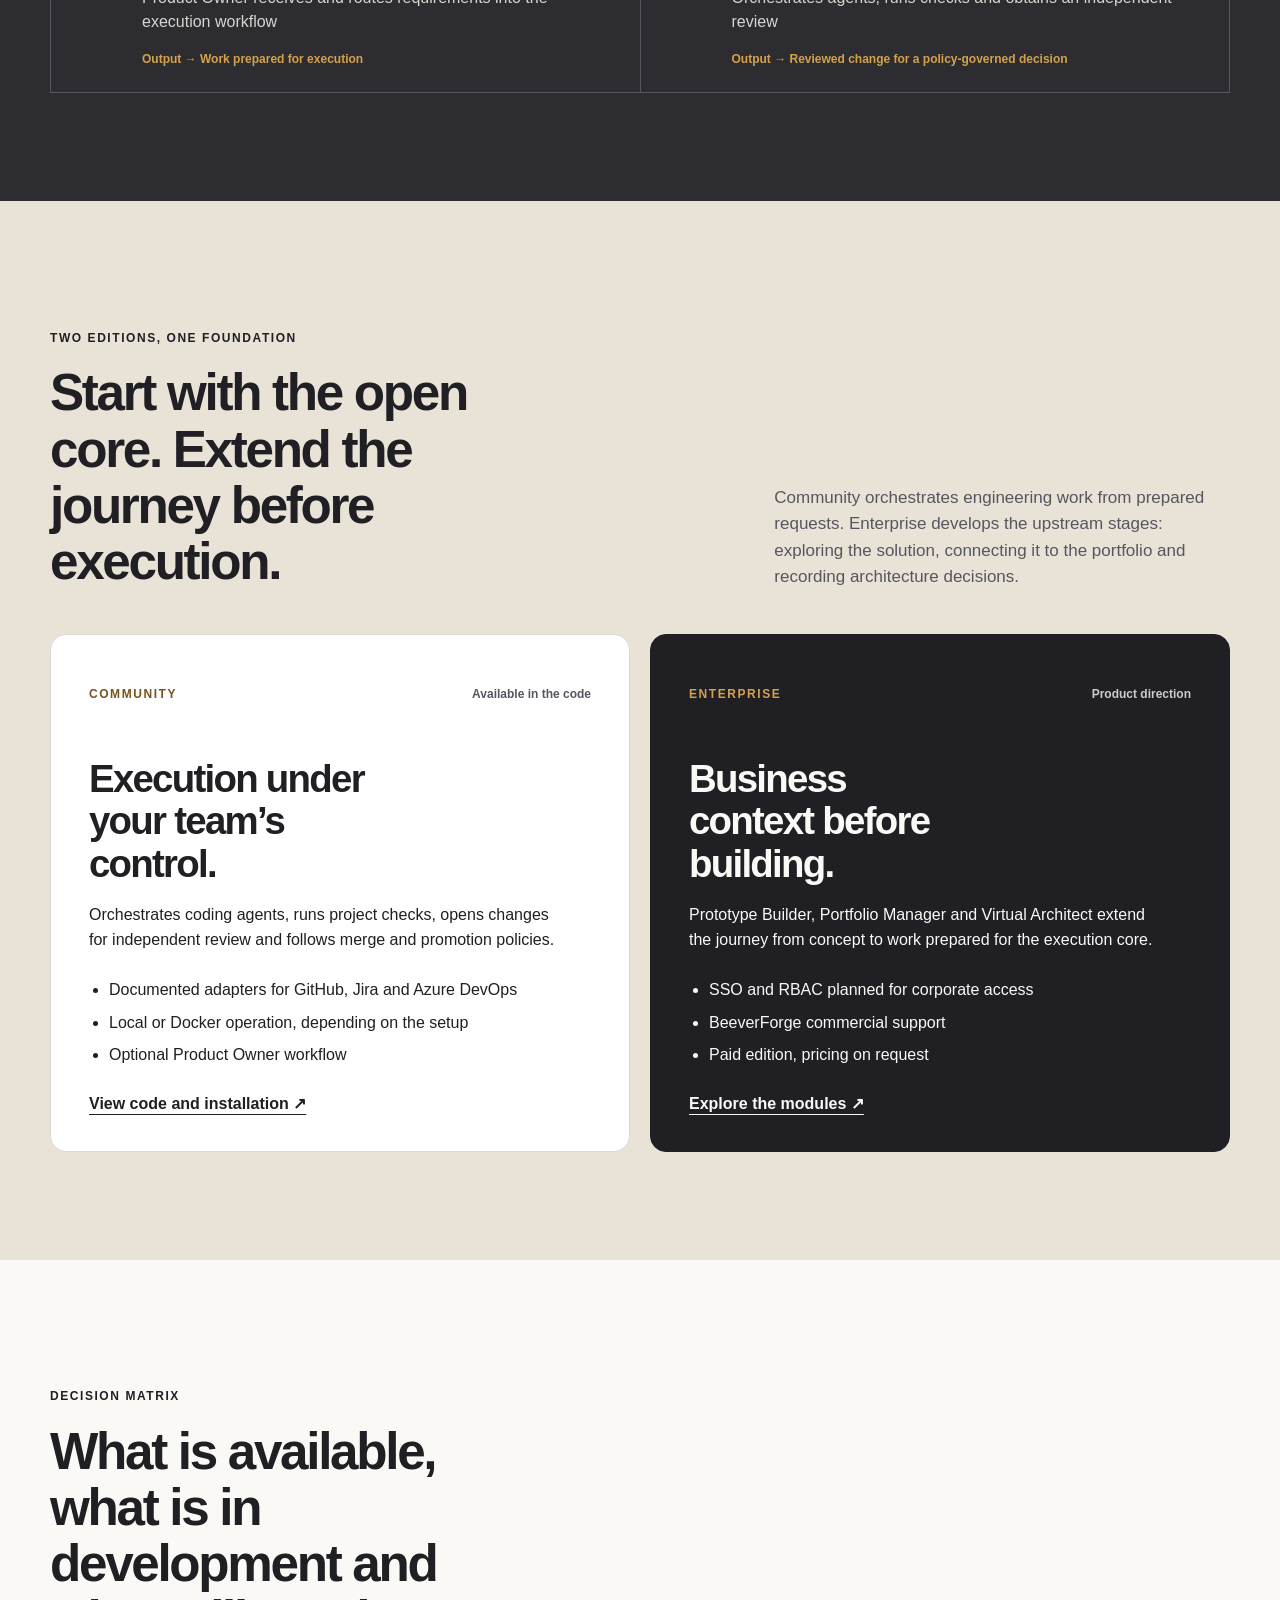
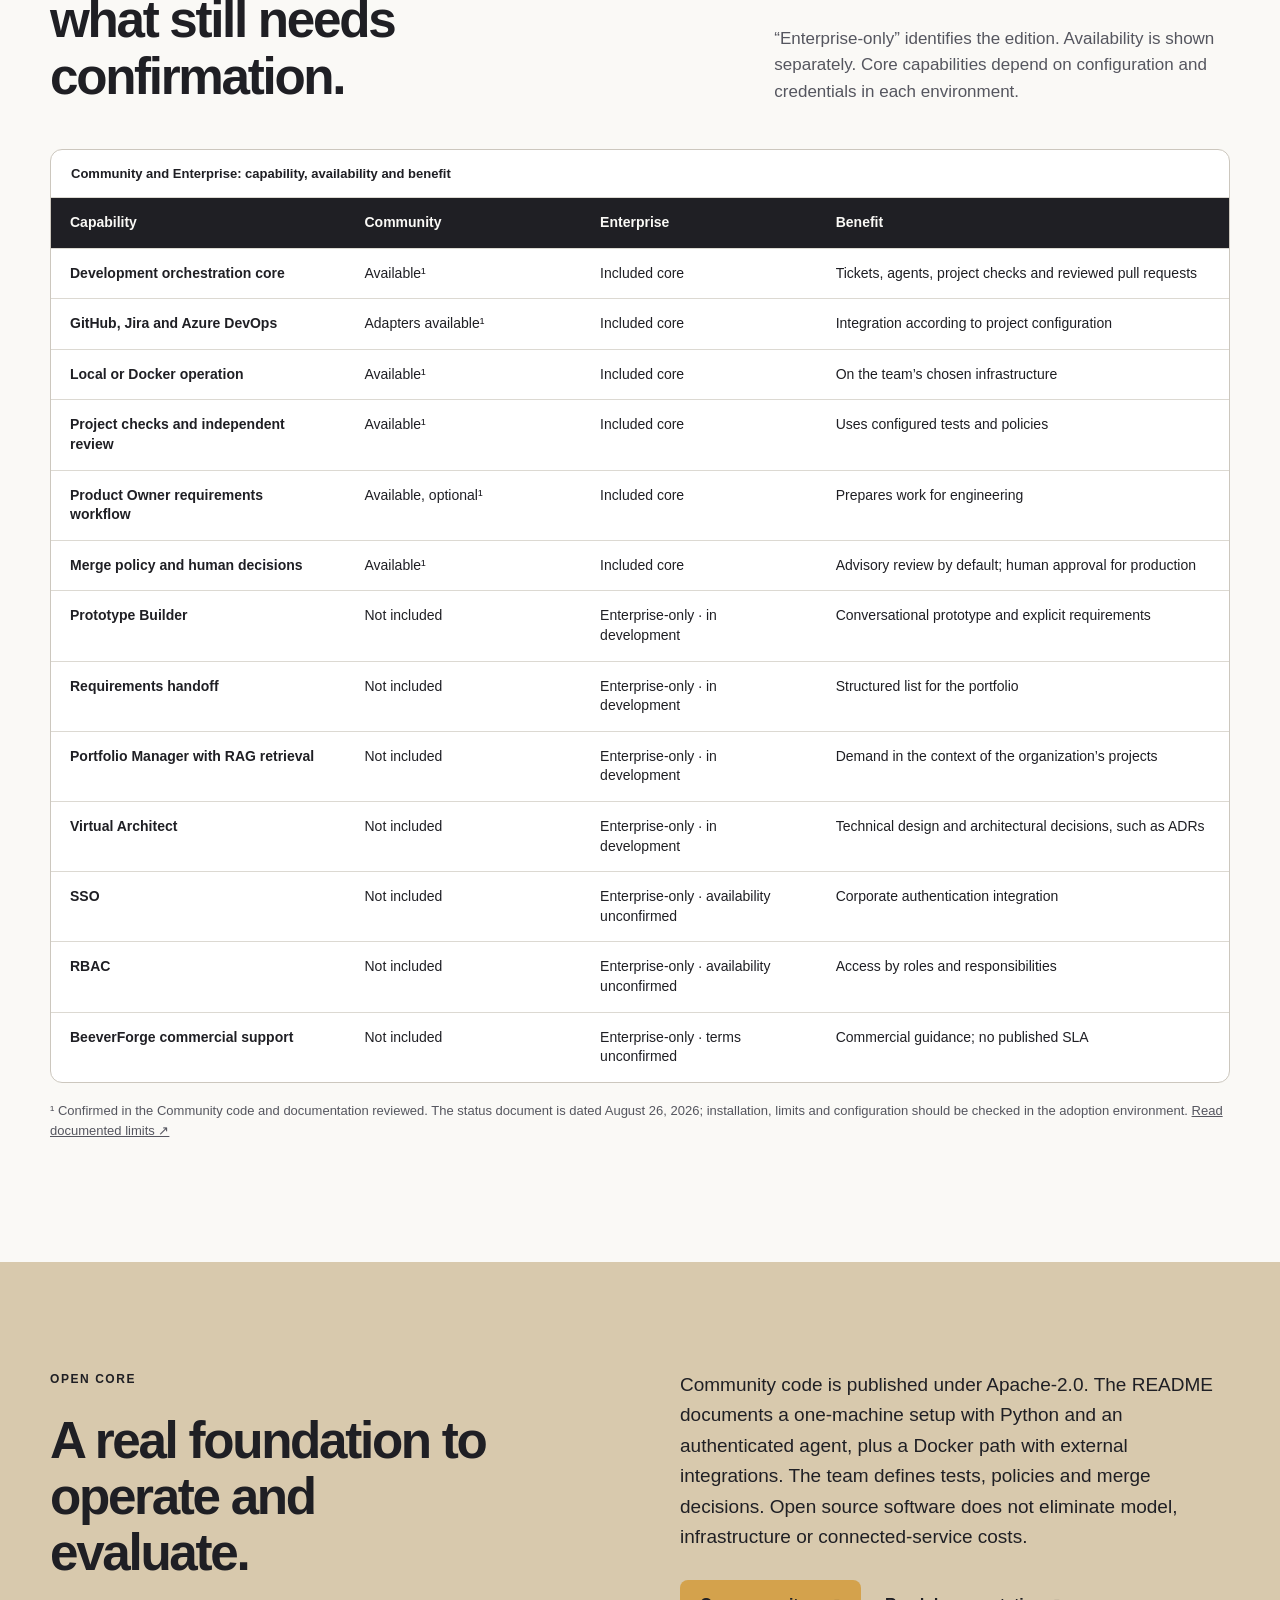
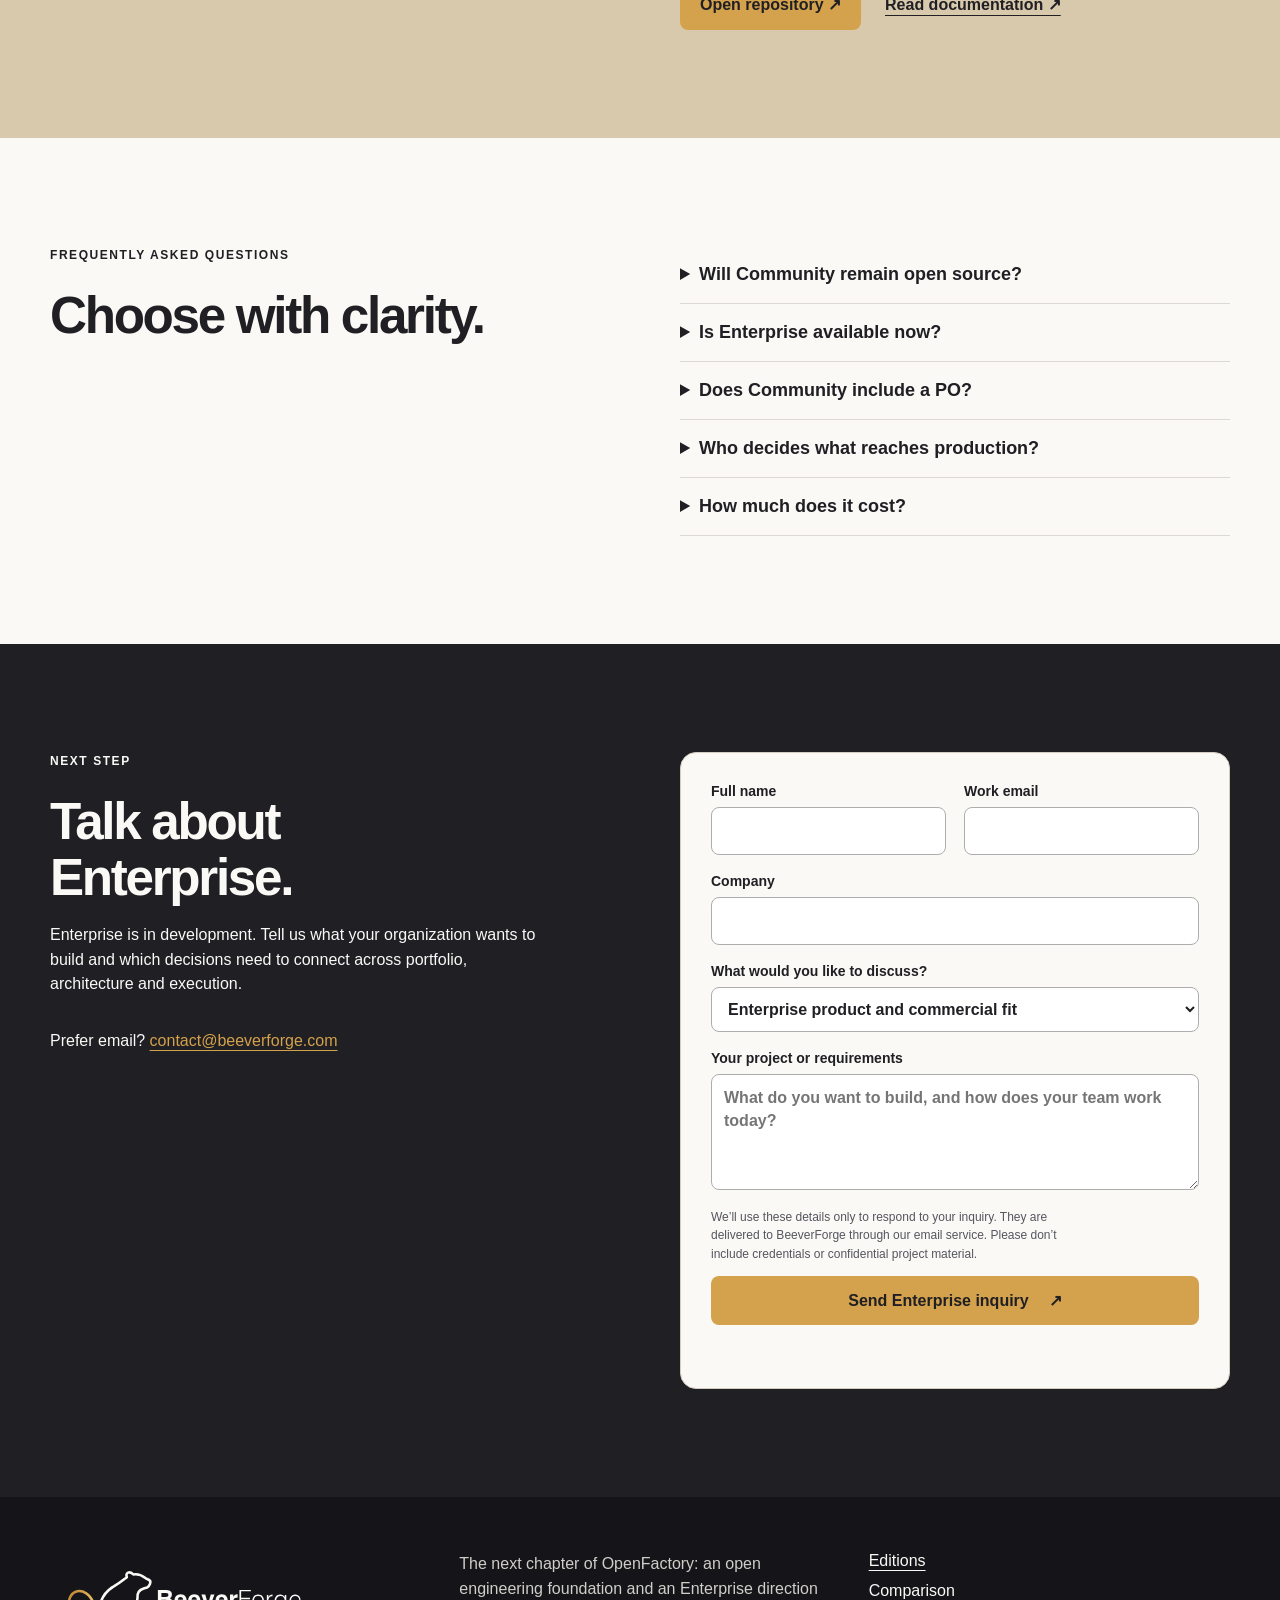
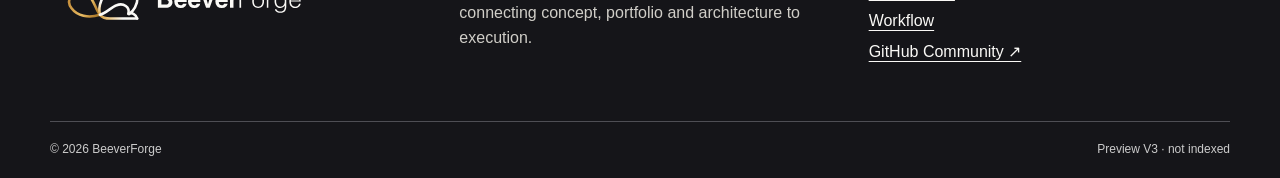
<file: v3/index.html>
<!doctype html><html lang="en"><head><meta charset="utf-8"><meta name="viewport" content="width=device-width,initial-scale=1"><title>BeeverForge Strategy — Connect demand, portfolio and architecture</title><meta name="description" content="Explore BeeverForge Community and the Enterprise direction: from conversation and portfolio context to architecture and reviewed execution."><meta name="robots" content="noindex,follow"><link rel="canonical" href="https://beeverforge.com/v3/"><meta name="theme-color" content="#1F1F24"><link rel="icon" href="/assets/favicon.svg" type="image/svg+xml"><link rel="apple-touch-icon" href="/assets/apple-touch-icon.png"><meta property="og:type" content="website"><meta property="og:locale" content="en_US"><meta property="og:site_name" content="BeeverForge"><meta property="og:title" content="BeeverForge — Connect demand, portfolio and architecture"><meta property="og:description" content="Open Community core. Enterprise in development: concept, portfolio and architecture connected to execution."><meta property="og:url" content="https://beeverforge.com/v3/"><meta property="og:image" content="https://beeverforge.com/assets/og-beeverforge.png"><meta property="og:image:width" content="1200"><meta property="og:image:height" content="630"><link rel="stylesheet" href="/assets/previews.css"><script type="application/ld+json">{"@context":"https://schema.org","@type":"Organization","name":"BeeverForge","url":"https://beeverforge.com/","logo":"https://beeverforge.com/assets/logo-dark.svg"}</script></head><body class="v3"><a class="skip" href="#conteudo">Skip to content</a><header class="site-header"><div class="wrap nav"><a href="/v3/" aria-label="BeeverForge, home"><img class="logo" src="/assets/logo-light.svg" alt="BeeverForge" width="280" height="86"></a><button class="menu-button" type="button" aria-controls="menu" aria-expanded="false" aria-label="Open menu">Menu</button><nav id="menu" aria-label="Main navigation"><a href="#edicoes">Editions</a><a href="#fluxo">Workflow</a><a href="#comparar">Compare</a><a href="#modulos">Enterprise</a><a class="nav-action" href="#contato">Talk about Enterprise</a></nav></div></header><main id="conteudo"><section class="hero portfolio-hero"><div class="wrap"><p class="kicker">Strategy and portfolio · BeeverForge Enterprise</p><div class="portfolio-head"><h1>Every new idea affects the whole portfolio.</h1><div><p class="lead">Requests do not arrive in isolation. The Enterprise direction places each initiative in organizational context before it moves to execution.</p><div class="actions"><a class="button" href="#contato">Talk about Enterprise ↗</a><a class="text-link" href="#edicoes">Explore Community ↓</a></div></div></div><div class="portfolio-map" aria-label="Conceptual relationship between demand, context, architecture and execution"><div class="map-demand"><small>DEMAND</small><strong>What needs to change?</strong><span>Client + prototype</span></div><div class="map-context"><small>ORGANIZATIONAL CONTEXT</small><strong>Where does this initiative fit?</strong><span>Portfolio · projects · knowledge</span></div><div class="map-architecture"><small>TECHNICAL DECISION</small><strong>How can we build coherently?</strong><span>Virtual Architect · ADRs</span></div><div class="map-delivery"><small>EXECUTION</small><strong>What reaches the open core?</strong><span>Product Owner (PO) · checks · review</span></div></div><p class="concept-note">Editorial map of the Enterprise workflow in development; it does not represent a released screen.</p></div></section><nav class="version-switch" aria-label="Compare concepts"><span>Previews</span><a href="/v1/" >V1</a><a href="/v2/" >V2</a><a href="/v3/" aria-current="page">V3</a></nav><section id="modulos" class="section modules"><div class="wrap"><div class="section-intro"><p class="kicker">Paid edition</p><h2>Enterprise adds value before and around execution.</h2><p>The modules below describe the product direction. Screens and interactions in this preview are illustrations, not released features.</p></div><div class="module-list"><article><span>01</span><div><h3>Prototype Builder</h3><p>From conversation to a tangible proposal. The client explores a solution and turns intent into a prototype and requirements.</p></div><small>In development</small></article><article><span>02</span><div><h3>Portfolio Manager</h3><p>Connects demand to the portfolio, retrieves organizational knowledge with RAG and identifies related initiatives.</p></div><small>In development</small></article><article><span>03</span><div><h3>Virtual Architect</h3><p>Analyzes the proposal, designs the solution and records architectural decisions such as ADRs.</p></div><small>In development</small></article><article><span>04</span><div><h3>SSO + RBAC</h3><p>Corporate authentication and role-based access provide an organizational governance layer.</p></div><small>Availability unconfirmed</small></article><article><span>05</span><div><h3>BeeverForge support</h3><p>BeeverForge commercial guidance for deployment and evolution. Contract terms are available on request.</p></div><small>Terms unconfirmed</small></article></div></div></section><section id="fluxo" class="section flow"><div class="wrap"><div class="section-intro"><p class="kicker">Enterprise workflow · in development</p><h2>Context travels with the request.</h2><p>Portfolio Manager appears twice because it returns after architecture analysis to consolidate the handoff. The commercial stages are a conceptual preview; their integration still needs implementation and validation.</p></div><ol class="flow-list"><li><span class="flow-num">01</span><div><div class="flow-heading"><h3>Client</h3><small>In development</small></div><p>Discusses the need and explores the solution</p><strong>Output → Intent and initial context</strong></div></li><li><span class="flow-num">02</span><div><div class="flow-heading"><h3>Prototype Builder</h3><small>In development</small></div><p>Builds a prototype through conversation and makes requirements explicit</p><strong>Output → Prototype and identified requirements</strong></div></li><li><span class="flow-num">03</span><div><div class="flow-heading"><h3>Requirements handoff</h3><small>In development</small></div><p>Structures the handoff to the portfolio</p><strong>Output → Structured requirements list</strong></div></li><li><span class="flow-num">04</span><div><div class="flow-heading"><h3>Portfolio Manager</h3><small>In development</small></div><p>Uses RAG to retrieve knowledge, talks with the client and finds related initiatives</p><strong>Output → Demand placed in portfolio context</strong></div></li><li><span class="flow-num">05</span><div><div class="flow-heading"><h3>Virtual Architect</h3><small>In development</small></div><p>Analyzes the proposal, designs the solution and records decisions such as ADRs</p><strong>Output → Technical design and decisions</strong></div></li><li><span class="flow-num">06</span><div><div class="flow-heading"><h3>Portfolio Manager</h3><small>In development</small></div><p>Returns to consolidate the work and prepare the PO handoff</p><strong>Output → Consolidated handoff</strong></div></li><li><span class="flow-num">07</span><div><div class="flow-heading"><h3>PO</h3><small>Integration unconfirmed</small></div><p>Product Owner receives and routes requirements into the execution workflow</p><strong>Output → Work prepared for execution</strong></div></li><li><span class="flow-num">08</span><div><div class="flow-heading"><h3>Existing core</h3><small>Community documented¹</small></div><p>Orchestrates agents, runs checks and obtains an independent review</p><strong>Output → Reviewed change for a policy-governed decision</strong></div></li></ol></div></section><section id="edicoes" class="section editions"><div class="wrap"><div class="section-intro"><p class="kicker">Two editions, one foundation</p><h2>Start with the open core. Extend the journey before execution.</h2><p>Community orchestrates engineering work from prepared requests. Enterprise develops the upstream stages: exploring the solution, connecting it to the portfolio and recording architecture decisions.</p></div><div class="edition-layout"><article class="edition community"><p class="eyebrow">Community <span>Available in the code</span></p><h3>Execution under your team’s control.</h3><p>Orchestrates coding agents, runs project checks, opens changes for independent review and follows merge and promotion policies.</p><ul><li>Documented adapters for GitHub, Jira and Azure DevOps</li><li>Local or Docker operation, depending on the setup</li><li>Optional Product Owner workflow</li></ul><a href="https://github.com/Open-Factory-Digital/openfactory-core" class="text-link">View code and installation ↗</a></article><article class="edition enterprise"><p class="eyebrow">Enterprise <span>Product direction</span></p><h3>Business context before building.</h3><p>Prototype Builder, Portfolio Manager and Virtual Architect extend the journey from concept to work prepared for the execution core.</p><ul><li>SSO and RBAC planned for corporate access</li><li>BeeverForge commercial support</li><li>Paid edition, pricing on request</li></ul><a href="#modulos" class="text-link">Explore the modules ↗</a></article></div></div></section><section id="comparar" class="section comparison"><div class="wrap"><div class="section-intro"><p class="kicker">Decision matrix</p><h2>What is available, what is in development and what still needs confirmation.</h2><p>“Enterprise-only” identifies the edition. Availability is shown separately. Core capabilities depend on configuration and credentials in each environment.</p></div><div class="table-scroll" tabindex="0" aria-label="Comparison table scrolls horizontally on small screens"><table><caption>Community and Enterprise: capability, availability and benefit</caption><thead><tr><th scope="col">Capability</th><th scope="col">Community</th><th scope="col">Enterprise</th><th scope="col">Benefit</th></tr></thead><tbody><tr><th scope="row">Development orchestration core</th><td>Available¹</td><td>Included core</td><td>Tickets, agents, project checks and reviewed pull requests</td></tr><tr><th scope="row">GitHub, Jira and Azure DevOps</th><td>Adapters available¹</td><td>Included core</td><td>Integration according to project configuration</td></tr><tr><th scope="row">Local or Docker operation</th><td>Available¹</td><td>Included core</td><td>On the team’s chosen infrastructure</td></tr><tr><th scope="row">Project checks and independent review</th><td>Available¹</td><td>Included core</td><td>Uses configured tests and policies</td></tr><tr><th scope="row">Product Owner requirements workflow</th><td>Available, optional¹</td><td>Included core</td><td>Prepares work for engineering</td></tr><tr><th scope="row">Merge policy and human decisions</th><td>Available¹</td><td>Included core</td><td>Advisory review by default; human approval for production</td></tr><tr><th scope="row">Prototype Builder</th><td>Not included</td><td>Enterprise-only · in development</td><td>Conversational prototype and explicit requirements</td></tr><tr><th scope="row">Requirements handoff</th><td>Not included</td><td>Enterprise-only · in development</td><td>Structured list for the portfolio</td></tr><tr><th scope="row">Portfolio Manager with RAG retrieval</th><td>Not included</td><td>Enterprise-only · in development</td><td>Demand in the context of the organization’s projects</td></tr><tr><th scope="row">Virtual Architect</th><td>Not included</td><td>Enterprise-only · in development</td><td>Technical design and architectural decisions, such as ADRs</td></tr><tr><th scope="row">SSO</th><td>Not included</td><td>Enterprise-only · availability unconfirmed</td><td>Corporate authentication integration</td></tr><tr><th scope="row">RBAC</th><td>Not included</td><td>Enterprise-only · availability unconfirmed</td><td>Access by roles and responsibilities</td></tr><tr><th scope="row">BeeverForge commercial support</th><td>Not included</td><td>Enterprise-only · terms unconfirmed</td><td>Commercial guidance; no published SLA</td></tr></tbody></table></div><p class="footnote">¹ Confirmed in the Community code and documentation reviewed. The status document is dated August 26, 2026; installation, limits and configuration should be checked in the adoption environment. <a href="https://github.com/Open-Factory-Digital/openfactory-core/blob/main/docs/STATUS.md">Read documented limits ↗</a></p></div></section><section id="nucleo" class="section core"><div class="wrap core-grid"><div><p class="kicker">Open core</p><h2>A real foundation to operate and evaluate.</h2></div><div><p>Community code is published under Apache-2.0. The README documents a one-machine setup with Python and an authenticated agent, plus a Docker path with external integrations. The team defines tests, policies and merge decisions. Open source software does not eliminate model, infrastructure or connected-service costs.</p><div class="actions"><a class="button" href="https://github.com/Open-Factory-Digital/openfactory-core">Open repository ↗</a><a class="text-link" href="https://github.com/Open-Factory-Digital/openfactory-core/tree/main/docs">Read documentation ↗</a></div></div></div></section><section class="section faq" id="faq"><div class="wrap faq-grid"><div><p class="kicker">Frequently asked questions</p><h2>Choose with clarity.</h2></div><div><details><summary>Will Community remain open source?</summary><p>Yes. The OpenFactory core behind BeeverForge Community is available under Apache-2.0. You can run it on your own infrastructure. Models, machines and external services may have separate costs.</p></details><details><summary>Is Enterprise available now?</summary><p>The expanded workflow and Prototype Builder are in development. Availability of SSO, RBAC and other commercial details still needs confirmation. This page describes the product direction, not a demo of released modules.</p></details><details><summary>Does Community include a PO?</summary><p>The core documents an optional Product Owner requirements workflow. In the Enterprise journey, PO means Product Owner; the precise role and handoff between new modules still need confirmation.</p></details><details><summary>Who decides what reaches production?</summary><p>In the documented core, policies govern execution steps and promotion to production requires human approval. Independent review is advisory by default.</p></details><details><summary>How much does it cost?</summary><p>Community code is Apache-2.0, while agents and infrastructure may incur costs. Enterprise is a paid edition with pricing on request.</p></details></div></div></section><section id="contato" class="section contact"><div class="wrap contact-grid"><div><p class="kicker">Next step</p><h2>Talk about Enterprise.</h2><p>Enterprise is in development. Tell us what your organization wants to build and which decisions need to connect across portfolio, architecture and execution.</p><p class="contact-fallback">Prefer email? <a href="mailto:contact@beeverforge.com?subject=BeeverForge%20Enterprise%20inquiry">contact@beeverforge.com</a></p></div><form class="inquiry-form" data-inquiry-form data-endpoint="https://beeverforge-contact.80-pereira.workers.dev/contact" data-source="v3"><div class="form-trap" aria-hidden="true"><label>Leave this field empty<input name="website" tabindex="-1" autocomplete="off"></label></div><div class="form-pair"><label for="v3-name">Full name<input id="v3-name" name="name" autocomplete="name" maxlength="120" required></label><label for="v3-email">Work email<input id="v3-email" name="email" type="email" autocomplete="email" maxlength="254" required></label></div><label for="v3-company">Company<input id="v3-company" name="company" autocomplete="organization" maxlength="160" required></label><label for="v3-interest">What would you like to discuss?<select id="v3-interest" name="interest"><option>Enterprise product and commercial fit</option><option>Prototype Builder</option><option>Portfolio Manager and Virtual Architect</option><option>SSO, RBAC and support</option></select></label><label for="v3-message">Your project or requirements<textarea id="v3-message" name="message" rows="4" minlength="10" maxlength="5000" placeholder="What do you want to build, and how does your team work today?" required></textarea></label><p class="form-privacy">We’ll use these details only to respond to your inquiry. They are delivered to BeeverForge through our email service. Please don’t include credentials or confidential project material.</p><button class="button" type="submit">Send Enterprise inquiry <span aria-hidden="true">↗</span></button><p class="form-status" role="status" aria-live="polite"></p></form></div></section></main><footer class="footer"><div class="wrap footer-main"><img src="/assets/logo-dark.svg" alt="BeeverForge" width="280" height="86"><p>The next chapter of OpenFactory: an open engineering foundation and an Enterprise direction connecting concept, portfolio and architecture to execution.</p><nav aria-label="Footer links"><a href="#edicoes">Editions</a><a href="#comparar">Comparison</a><a href="#fluxo">Workflow</a><a href="https://github.com/Open-Factory-Digital/openfactory-core">GitHub Community ↗</a></nav></div><div class="wrap footer-bottom"><span>© 2026 BeeverForge</span><span>Preview V3 · not indexed</span></div></footer><script src="/assets/previews.js" defer></script><script src="/assets/site.js" defer></script></body></html>
</file>
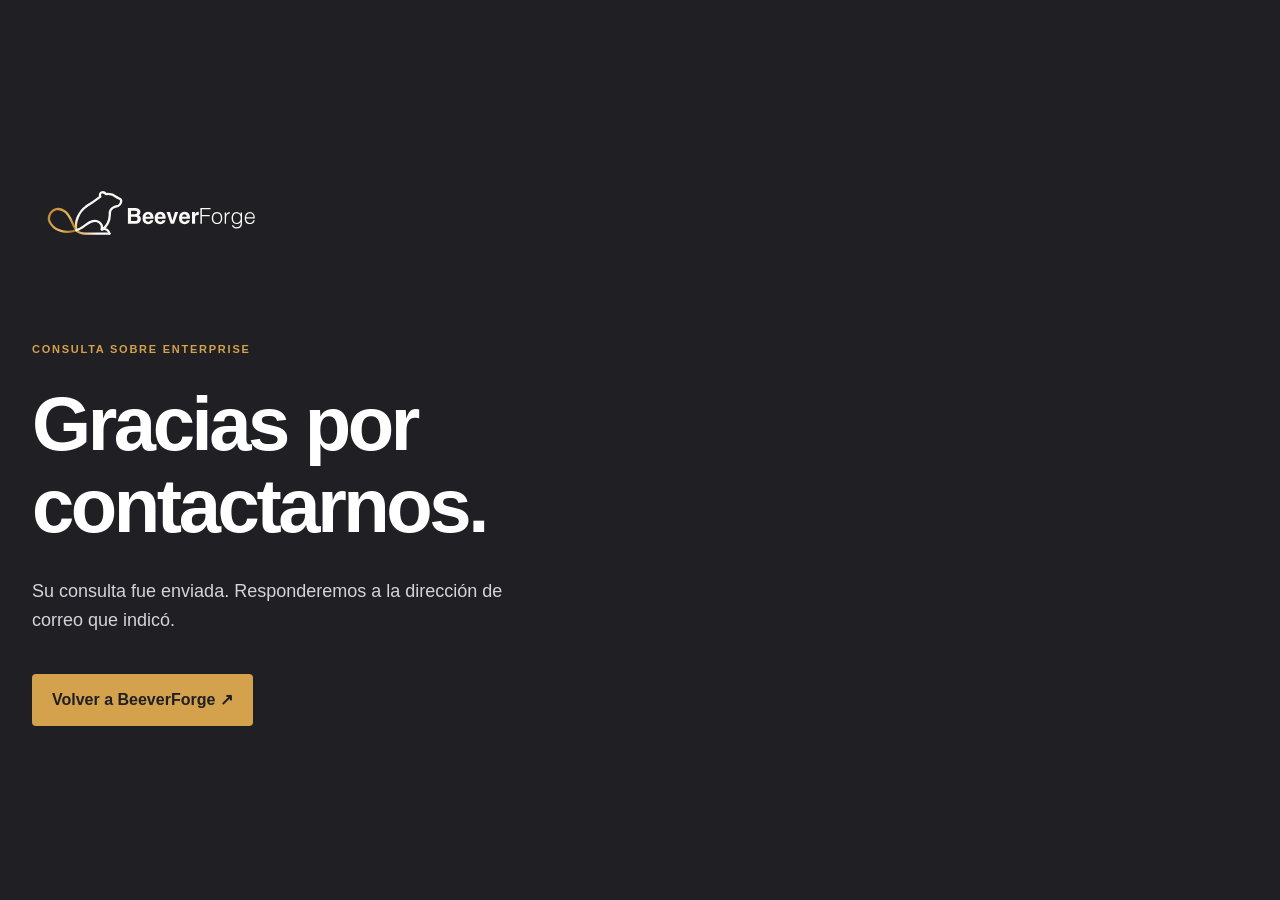
<file: es/thank-you/index.html>
<!doctype html><html lang="es"><head><meta charset="utf-8"><meta name="viewport" content="width=device-width,initial-scale=1"><meta name="robots" content="noindex,follow"><title>Gracias — BeeverForge</title><link rel="icon" href="/assets/favicon.svg" type="image/svg+xml"><link rel="stylesheet" href="/assets/final.css"><script>try{document.documentElement.dataset.theme=localStorage.getItem('beeverforge-theme')==='light'?'light':'dark'}catch{document.documentElement.dataset.theme='dark'}</script></head><body class="thanks-body"><main class="shell thanks-content"><a href="/es/" aria-label="BeeverForge"><img src="/assets/logo-dark.svg" alt="BeeverForge" width="240" height="74"></a><p class="eyebrow">Consulta sobre Enterprise</p><h1>Gracias por contactarnos.</h1><p>Su consulta fue enviada. Responderemos a la dirección de correo que indicó.</p><a class="button button-gold" href="/es/">Volver a BeeverForge ↗</a></main><script src="/assets/final.js" defer></script></body></html>
</file>
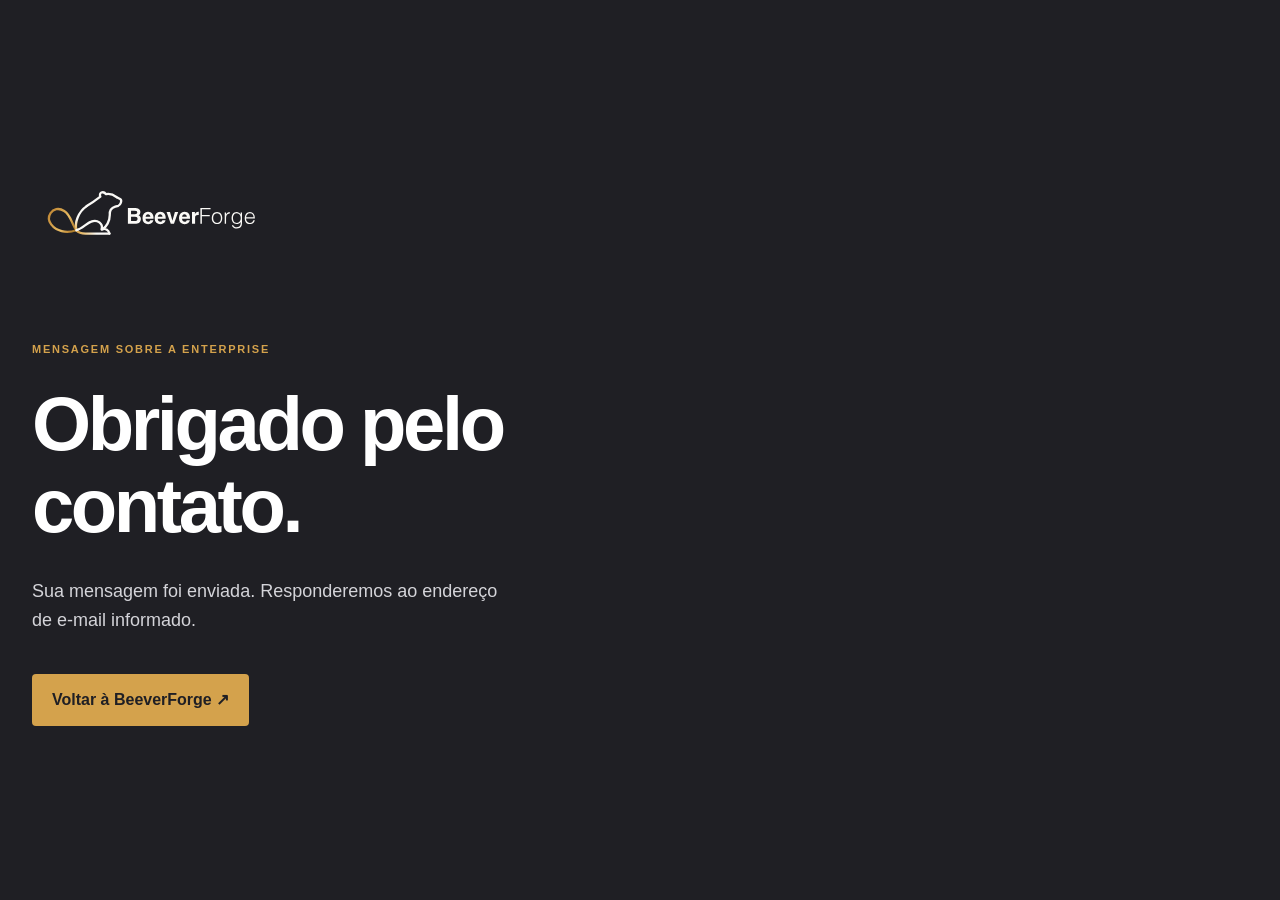
<file: pt/thank-you/index.html>
<!doctype html><html lang="pt-BR"><head><meta charset="utf-8"><meta name="viewport" content="width=device-width,initial-scale=1"><meta name="robots" content="noindex,follow"><title>Obrigado — BeeverForge</title><link rel="icon" href="/assets/favicon.svg" type="image/svg+xml"><link rel="stylesheet" href="/assets/final.css"><script>try{document.documentElement.dataset.theme=localStorage.getItem('beeverforge-theme')==='light'?'light':'dark'}catch{document.documentElement.dataset.theme='dark'}</script></head><body class="thanks-body"><main class="shell thanks-content"><a href="/pt/" aria-label="BeeverForge"><img src="/assets/logo-dark.svg" alt="BeeverForge" width="240" height="74"></a><p class="eyebrow">Mensagem sobre a Enterprise</p><h1>Obrigado pelo contato.</h1><p>Sua mensagem foi enviada. Responderemos ao endereço de e-mail informado.</p><a class="button button-gold" href="/pt/">Voltar à BeeverForge ↗</a></main><script src="/assets/final.js" defer></script></body></html>
</file>
<file: assets/final.css>
:root{--ink:#1f1f24;--surface:#29292f;--surface-2:#323239;--deep:#17171b;--gold:#d4a24c;--text:#fff;--muted:#d4d4d9;--line:#55555e;--max:1220px}
*{box-sizing:border-box}
html{scroll-behavior:smooth}
body{margin:0;background:var(--ink);color:var(--text);font-family:"Helvetica Neue",Helvetica,Arial,sans-serif;-webkit-font-smoothing:antialiased}
img{max-width:100%;height:auto}a{color:inherit;text-decoration:none}button,input,select,textarea{font:inherit}button{cursor:pointer}p{line-height:1.58}h1,h2,h3{letter-spacing:-.045em;line-height:1.08}h1,h2,h3,p{overflow-wrap:break-word}
.shell{width:min(var(--max),calc(100% - 64px));margin-inline:auto}.skip-link{position:absolute;left:12px;top:-90px;z-index:100;padding:12px 18px;background:#fff;color:var(--ink)}.skip-link:focus{top:10px}:focus-visible{outline:3px solid var(--gold);outline-offset:4px}
.site-header{position:relative;z-index:10;background:var(--ink);border-bottom:1px solid #43434a}.header-inner{min-height:88px;display:flex;align-items:center;justify-content:space-between;gap:35px}.brand img{display:block;width:222px}.site-nav{display:flex;align-items:center;gap:31px;font-size:13px;font-weight:700}.site-nav a:hover,.text-link:hover{text-decoration:underline;text-underline-offset:5px}.site-nav .nav-cta{border:1px solid #a6a6ad;padding:12px 16px;border-radius:4px}.site-nav .nav-cta:hover{border-color:var(--gold);text-decoration:none}.nav-cta span{color:var(--gold)}.menu-toggle{display:none}
.eyebrow{margin:0 0 25px;color:var(--gold);font-size:11px;font-weight:800;letter-spacing:.16em;text-transform:uppercase}.gold-dot{display:inline-block;width:7px;height:7px;margin-right:8px;border-radius:50%;background:var(--gold);vertical-align:middle}.hero{background:var(--ink);padding:95px 0 0}.hero-grid{display:grid;grid-template-columns:1.18fr .65fr;gap:8.5%;align-items:center;padding-bottom:112px}.hero h1{font-size:clamp(56px,6.2vw,92px);max-width:12ch;margin:0}.hero h1 em{font-style:normal;color:var(--gold)}.lead{max-width:59ch;margin:33px 0 38px;color:#e1e1e5;font-size:19px;line-height:1.6}.actions{display:flex;flex-wrap:wrap;align-items:center;gap:25px}.button{display:inline-flex;align-items:center;justify-content:center;gap:18px;min-height:52px;padding:14px 20px;border:0;border-radius:4px;font-weight:800;line-height:1.25}.button-gold{background:var(--gold);color:var(--ink)}.button-gold:hover{background:#e7b560}.text-link{display:inline-flex;align-items:center;gap:7px;font-size:14px;font-weight:800;text-decoration:underline;text-underline-offset:5px}.hero-aside{padding:34px 0 0 36px;border-left:1px solid #707078}.aside-title{margin:0 0 28px;font-size:13px;font-weight:800;letter-spacing:.03em}.hero-aside ol{list-style:none;margin:0;padding:0}.hero-aside li{display:grid;grid-template-columns:39px 1fr;gap:16px;padding:20px 0;border-top:1px solid #595961}.hero-aside li>span{font-size:12px;font-weight:800;color:var(--gold)}.hero-aside strong,.hero-aside small{display:block}.hero-aside strong{font-size:18px;letter-spacing:-.03em}.hero-aside small{margin-top:7px;font-size:12px;color:var(--muted);line-height:1.5}.aside-end{font-size:12px;color:var(--gold);font-weight:800;margin:26px 0 0}.hero-bottom{display:flex;justify-content:space-between;gap:20px;padding:20px 0;border-top:1px solid #55555d;color:#bdbdc4;font-size:11px;font-weight:700;letter-spacing:.12em;text-transform:uppercase}
.section{padding:108px 0}.section-heading{display:grid;grid-template-columns:1.05fr .7fr;column-gap:9%;align-items:end;margin-bottom:56px}.section-heading .eyebrow{grid-column:1/-1}.section-heading h2{font-size:clamp(42px,4.5vw,68px);max-width:17ch;margin:0}.section-heading>p:last-child{font-size:17px;max-width:48ch;color:var(--muted);margin:0}.editions{background:var(--surface)}.edition-columns{display:grid;grid-template-columns:1fr 1fr;border-top:1px solid #777780;border-bottom:1px solid #777780}.edition-panel{padding:34px 50px 40px 0}.edition-panel+.edition-panel{border-left:1px solid #777780;padding:34px 0 40px 50px}.edition-top{display:flex;justify-content:space-between;gap:12px;align-items:center}.edition-index{color:var(--gold);font-size:11px;font-weight:800;letter-spacing:.12em}.status{font-size:11px;color:#dedee2}.edition-panel h3{font-size:clamp(34px,3.2vw,46px);max-width:14ch;margin:72px 0 18px}.edition-panel>p{font-size:16px;color:var(--muted);max-width:50ch}.edition-panel ul{padding-left:20px;margin:28px 0 36px;color:#eeeeef;line-height:1.65}.edition-panel li{margin:7px 0}.enterprise-panel{background:linear-gradient(115deg,transparent 88%,rgba(212,162,76,.06));}
.lifecycle{background:var(--ink)}.lifecycle-heading h2{max-width:14ch}.journey{list-style:none;margin:0;padding:0;border-top:1px solid #7b7b83}.journey li{display:grid;grid-template-columns:56px minmax(210px,.85fr) minmax(260px,1.25fr) minmax(180px,.9fr);gap:24px;align-items:start;padding:27px 0;border-bottom:1px solid #5e5e66}.step-number{color:var(--gold);font-size:13px;font-weight:800}.step-name h3{font-size:24px;margin:0 0 8px}.step-name small{font-size:11px;color:#c8c8ce;letter-spacing:.07em;text-transform:uppercase}.journey li p{margin:0;color:#dedee3;font-size:15px}.journey li strong{font-size:13px;line-height:1.5;color:#e6ba70;font-weight:700}.journey li strong::before{content:"OUTPUT / ";font-size:10px;letter-spacing:.08em;color:#b8b8c0}.journey .return-step{background:#303037;box-shadow:22px 0 #303037,-22px 0 #303037}.journey-note{max-width:100ch;margin:24px 0 0;color:#c6c6ce;font-size:13px}
.comparison{background:#2b2b32}.comparison .section-heading h2{max-width:16ch}.table-frame{overflow-x:auto;border:1px solid #71717a}.comparison table{width:100%;min-width:900px;border-collapse:collapse;text-align:left}.comparison caption{text-align:left;padding:18px 22px;background:#242429;font-size:12px;font-weight:800;letter-spacing:.04em}.comparison th,.comparison td{padding:18px 20px;border-top:1px solid #585861;vertical-align:top;font-size:13px;line-height:1.5}.comparison thead{background:#19191d}.comparison thead th{font-size:11px;letter-spacing:.09em;text-transform:uppercase}.comparison tbody th{width:25%;font-size:14px}.comparison td:nth-child(2),.comparison td:nth-child(3){width:19%}.comparison tbody tr:nth-child(even){background:#323239}.comparison tbody td:nth-child(3){color:#f0c57d;font-weight:800}.comparison-note{max-width:95ch;color:#d0d0d6;font-size:13px;margin:20px 0 0}
.capabilities{background:#25252b}.capabilities .section-heading h2{max-width:16ch}.capability-lines{border-top:1px solid #74747c}.capability-lines article{display:grid;grid-template-columns:70px .7fr 1.3fr;gap:25px;padding:25px 0;border-bottom:1px solid #606069}.capability-lines article>span{color:var(--gold);font-size:12px;font-weight:800}.capability-lines h3{font-size:25px;margin:0}.capability-lines p{margin:0;color:#dadade;font-size:15px;max-width:65ch}
.open-core{background:#35353c}.core-layout{display:grid;grid-template-columns:.9fr 1fr;gap:11%}.core-layout h2,.faq h2,.contact h2{font-size:clamp(42px,4.5vw,68px);margin:0;max-width:13ch}.core-layout>div:last-child>p{margin:0 0 20px;color:#ededf0;font-size:17px}.core-layout .actions{margin-top:30px}
.faq{background:var(--ink)}.faq-layout{display:grid;grid-template-columns:.7fr 1fr;gap:12%}.faq-list{border-top:1px solid #6c6c75}.faq details{border-bottom:1px solid #6c6c75;padding:21px 0}.faq summary{font-size:18px;font-weight:800;cursor:pointer;list-style-position:outside}.faq details p{color:#d6d6dc;margin:15px 0 0;max-width:65ch}
.contact{background:var(--deep);border-top:1px solid #55555e}.contact-layout{display:grid;grid-template-columns:1fr .9fr;gap:10%;align-items:start}.contact h2{max-width:12ch}.contact-layout>div>p:not(.eyebrow){color:#e4e4e8;font-size:17px;max-width:48ch}.contact-email{display:inline-block;margin:20px 0 12px;color:#efc27a;text-decoration:underline;text-underline-offset:5px;font-weight:800}.contact-layout .contact-note{font-size:13px!important;color:#c8c8cf!important}.inquiry-form{padding:34px;background:#fff;color:var(--ink);border-radius:8px}.inquiry-form label{display:grid;gap:8px;margin-bottom:18px;font-size:13px;font-weight:800}.inquiry-form input,.inquiry-form textarea,.inquiry-form select{width:100%;padding:12px;border:1px solid #919199;border-radius:4px;background:#fff;color:var(--ink);font-size:16px;line-height:1.4}.inquiry-form textarea{min-height:115px;resize:vertical}.inquiry-form .form-trap{display:none}.form-pair{display:grid;grid-template-columns:1fr 1fr;gap:16px}.form-privacy{font-size:12px;line-height:1.5;color:#55555d}.inquiry-form .button{width:100%}.inquiry-form .button:disabled{opacity:.65;cursor:wait}.form-status{min-height:1.5em;font-size:13px;margin:14px 0 0}.form-status[data-state=error]{color:#9a322a}.form-status[data-state=pending]{color:#70501a}
.site-footer{background:#101013;padding:55px 0 22px}.footer-grid{display:grid;grid-template-columns:1fr 1fr .65fr;gap:60px}.footer-grid img{width:220px}.footer-grid p{color:#c8c8ce;font-size:14px;max-width:38ch;margin:0}.footer-grid nav{display:grid;gap:10px;font-size:13px;font-weight:700}.footer-grid nav a:hover{text-decoration:underline}.footer-bottom{display:flex;justify-content:space-between;gap:20px;margin-top:65px;border-top:1px solid #4d4d54;padding-top:20px;color:#b8b8bf;font-size:11px}
.thanks-body{min-height:100vh;display:grid;place-items:center}.thanks-content{padding-block:70px}.thanks-content img{width:240px;display:block;margin-bottom:90px}.thanks-content h1{font-size:clamp(44px,6vw,76px);max-width:13ch;margin:0}.thanks-content>p:not(.eyebrow){font-size:18px;color:var(--muted);max-width:48ch;margin:30px 0}.thanks-content .button{margin-top:10px}
@media(max-width:1050px){.site-nav{gap:18px}.hero-grid{gap:5%}.hero h1{font-size:clamp(50px,6vw,70px)}.journey li{grid-template-columns:48px minmax(175px,.85fr) minmax(220px,1.2fr) minmax(160px,.9fr);gap:14px}.step-name h3{font-size:21px}}
@media(max-width:800px){.shell{width:min(var(--max),calc(100% - 40px))}.header-inner{min-height:75px}.brand img{width:195px}.menu-toggle{display:block;border:1px solid #85858d;background:none;color:#fff;border-radius:4px;padding:10px 13px;font-size:13px;font-weight:800}.site-nav{display:none;position:absolute;top:75px;left:0;right:0;background:#29292f;border-bottom:1px solid #777780;padding:20px;flex-direction:column;align-items:stretch;gap:5px}.site-nav.open{display:flex}.site-nav a{padding:12px}.site-nav .nav-cta{margin-top:5px}.hero-grid,.section-heading,.core-layout,.faq-layout,.contact-layout{grid-template-columns:1fr}.hero-grid{gap:55px}.hero-aside{max-width:650px}.section-heading{gap:20px}.section-heading .eyebrow{margin-bottom:0}.section-heading>p:last-child{max-width:65ch}.journey li{grid-template-columns:46px minmax(185px,.75fr) 1fr;gap:14px}.journey li strong{grid-column:2/-1}.edition-panel{padding-right:28px}.edition-panel+.edition-panel{padding-left:28px}.footer-grid{grid-template-columns:1fr 1fr}.footer-grid img{grid-column:1/-1}.contact-layout{gap:45px}}
@media(max-width:600px){.shell{width:calc(100% - 32px)}.hero{padding-top:60px}.hero-grid{padding-bottom:70px}.hero h1{font-size:clamp(43px,11.5vw,62px)}.lead{font-size:17px}.actions{align-items:stretch;gap:18px}.actions>*{width:100%;justify-content:center}.hero-aside{padding-left:20px}.hero-bottom span:last-child{display:none}.section{padding:76px 0}.section-heading{margin-bottom:35px}.section-heading h2,.core-layout h2,.faq h2,.contact h2{font-size:clamp(37px,10vw,48px)}.edition-columns{grid-template-columns:1fr}.edition-panel,.edition-panel+.edition-panel{border-left:0;padding:28px 0 34px}.edition-panel+.edition-panel{border-top:1px solid #777780}.edition-panel h3{font-size:36px;margin-top:38px}.journey li{grid-template-columns:37px 1fr;gap:8px 13px;padding:22px 0}.journey li p,.journey li strong{grid-column:2}.step-name h3{font-size:23px}.journey .return-step{box-shadow:15px 0 #303037,-15px 0 #303037}.comparison table{min-width:780px}.capability-lines article{grid-template-columns:35px 1fr;gap:6px 12px}.capability-lines p{grid-column:2}.footer-grid{grid-template-columns:1fr;gap:25px}.footer-grid img{grid-column:auto}.footer-bottom{display:block}.footer-bottom span{display:block;margin-top:8px}.form-pair{grid-template-columns:1fr;gap:0}.inquiry-form{padding:24px}.contact-layout{gap:35px}}
@media(prefers-reduced-motion:reduce){html{scroll-behavior:auto}}
/* Language, theme and productivity */
.sr-only{position:absolute;width:1px;height:1px;padding:0;margin:-1px;overflow:hidden;clip:rect(0,0,0,0);white-space:nowrap;border:0}
.header-tools{display:flex;align-items:center;gap:9px;flex-shrink:0}.language-picker select,.theme-toggle{background:transparent;color:var(--text);border:1px solid var(--line);border-radius:4px;font-size:12px;font-weight:700;min-height:38px;padding:7px 10px}.language-picker select{max-width:105px}.language-picker option{background:var(--surface);color:var(--text)}.theme-toggle{display:flex;align-items:center;gap:7px;white-space:nowrap}.theme-toggle:hover,.language-picker select:hover{border-color:var(--gold)}.theme-toggle span:first-child{font-size:18px;line-height:1}
.productivity{background:#202026;border-top:1px solid #4e4e56;border-bottom:1px solid #4e4e56}.productivity-layout{display:grid;grid-template-columns:1fr 1fr;gap:10%;align-items:start}.productivity h2{font-size:clamp(42px,4.5vw,68px);max-width:16ch;margin:0}.productivity-layout>div:last-child p{font-size:17px;color:#e0e0e4;margin:0 0 22px}
@media(max-width:1200px){.header-inner{gap:16px}.site-nav{gap:13px}.brand img{width:190px}.site-nav{font-size:12px}}
@media(max-width:1000px){.header-inner{flex-wrap:wrap;min-height:75px}.brand{margin-right:auto}.menu-toggle{display:block;order:3;border:1px solid var(--line);background:none;color:var(--text);border-radius:4px;padding:10px 13px;font-size:13px;font-weight:800}.header-tools{order:2}.site-nav{display:none;position:absolute;top:75px;left:0;right:0;background:var(--surface);border-bottom:1px solid var(--line);padding:20px;flex-direction:column;align-items:stretch;gap:5px}.site-nav.open{display:flex}.site-nav a{padding:12px}.site-nav .nav-cta{margin-top:5px}}
@media(max-width:800px){.productivity-layout{grid-template-columns:1fr;gap:25px}}
@media(max-width:600px){.header-inner{gap:8px}.brand img{width:145px}.header-tools{gap:5px}.language-picker select,.theme-toggle{font-size:11px;min-height:34px;padding:5px}.theme-toggle span:first-child{font-size:16px}.theme-toggle [data-theme-label]{display:none}.menu-toggle{font-size:11px;padding:8px}.productivity h2{font-size:clamp(37px,10vw,48px)}}
:root[data-theme="light"]{--ink:#1f1f24;--surface:#f3f3f4;--surface-2:#eeeef0;--deep:#f4f4f5;--text:#1f1f24;--muted:#44444b;--line:#97979f}
:root[data-theme="light"] body,:root[data-theme="light"] .site-header,:root[data-theme="light"] .hero,:root[data-theme="light"] .lifecycle,:root[data-theme="light"] .faq{background:#fff;color:#1f1f24}
:root[data-theme="light"] .site-header{border-bottom-color:#d5d5d9}
:root[data-theme="light"] .hero-bottom,:root[data-theme="light"] .hero-aside,:root[data-theme="light"] .hero-aside li,:root[data-theme="light"] .journey,:root[data-theme="light"] .journey li,:root[data-theme="light"] .faq-list,:root[data-theme="light"] .faq details{border-color:#c5c5ca}
:root[data-theme="light"] .hero-bottom,:root[data-theme="light"] .hero-aside small,:root[data-theme="light"] .status,:root[data-theme="light"] .lead,:root[data-theme="light"] .section-heading>p:last-child,:root[data-theme="light"] .journey li p,:root[data-theme="light"] .journey-note,:root[data-theme="light"] .faq details p{color:#414149}
:root[data-theme="light"] .eyebrow,:root[data-theme="light"] .step-number,:root[data-theme="light"] .edition-index,:root[data-theme="light"] .hero h1 em,:root[data-theme="light"] .aside-end{color:#8a5c16}
:root[data-theme="light"] .productivity{background:#f6f6f7;border-color:#d8d8dc}
:root[data-theme="light"] .productivity-layout>div:last-child p{color:#414149}
:root[data-theme="light"] .editions,:root[data-theme="light"] .comparison,:root[data-theme="light"] .open-core{background:#f3f3f4}
:root[data-theme="light"] .edition-columns,:root[data-theme="light"] .edition-panel+.edition-panel,:root[data-theme="light"] .capability-lines,:root[data-theme="light"] .capability-lines article{border-color:#bdbdc4}
:root[data-theme="light"] .edition-panel>p,:root[data-theme="light"] .edition-panel ul,:root[data-theme="light"] .capability-lines p,:root[data-theme="light"] .core-layout>div:last-child>p{color:#33333b}
:root[data-theme="light"] .enterprise-panel{background:linear-gradient(115deg,transparent 82%,rgba(212,162,76,.12))}
:root[data-theme="light"] .journey li strong{color:#805314}
:root[data-theme="light"] .journey li strong::before,:root[data-theme="light"] .step-name small{color:#575760}
:root[data-theme="light"] .journey .return-step{background:#eeeef0;box-shadow:22px 0 #eeeef0,-22px 0 #eeeef0}
:root[data-theme="light"] .table-frame{border-color:#9999a1}
:root[data-theme="light"] .comparison caption,:root[data-theme="light"] .comparison thead{background:#dedee2}
:root[data-theme="light"] .comparison th,:root[data-theme="light"] .comparison td{border-color:#c7c7cd}
:root[data-theme="light"] .comparison tbody tr:nth-child(even){background:#eaeaec}
:root[data-theme="light"] .comparison tbody td:nth-child(3){color:#72460b}
:root[data-theme="light"] .comparison-note{color:#4a4a52}
:root[data-theme="light"] .capabilities{background:#fff}
:root[data-theme="light"] .contact{background:#f0f0f2;border-top-color:#c7c7ce}
:root[data-theme="light"] .contact-layout>div>p:not(.eyebrow),:root[data-theme="light"] .contact-layout .contact-note{color:#44444c!important}
:root[data-theme="light"] .contact-email{color:#794e12}
:root[data-theme="light"] .inquiry-form{border:1px solid #b9b9c0}
:root[data-theme="light"] .site-footer{background:#e8e8eb}
:root[data-theme="light"] .footer-grid p,:root[data-theme="light"] .footer-bottom{color:#45454c}
:root[data-theme="light"] .footer-bottom{border-color:#bdbdc4}
:root[data-theme="light"] .site-nav{background:#fff}
:root[data-theme="light"] .button-gold{color:#1f1f24}
@media(max-width:600px){:root[data-theme="light"] .journey .return-step{box-shadow:15px 0 #eeeef0,-15px 0 #eeeef0}}
:root[data-theme="light"] .hero-aside li>span,:root[data-theme="light"] .capability-lines article>span,:root[data-theme="light"] .nav-cta span{color:#8a5c16}
@media(max-width:350px){.header-inner{min-height:96px;padding-block:6px}.site-nav{top:99px}}
/* Keep the language chevron comfortably inside the control on every viewport. */
.language-picker{position:relative;display:block}.language-picker select{-webkit-appearance:none;appearance:none;min-width:118px;max-width:130px;padding-right:46px}.language-picker::after{content:"";position:absolute;right:26px;top:50%;width:6px;height:6px;border-right:2px solid currentColor;border-bottom:2px solid currentColor;transform:translateY(-70%) rotate(45deg);pointer-events:none}
@media(max-width:600px){.brand img{width:138px}.language-picker select{min-width:112px;max-width:112px;padding:5px 46px 5px 8px}}
[hidden]{display:none!important}
.consent-panel{position:fixed;z-index:100;inset:auto 20px 20px;display:grid;grid-template-columns:minmax(0,1fr) auto;gap:28px;align-items:center;max-width:960px;margin-inline:auto;padding:24px 28px;background:#fff;color:#1f1f24;border:1px solid #b9b9c0;border-radius:8px;box-shadow:0 12px 42px #0006}
.consent-panel[hidden],.consent-details[hidden]{display:none}
.consent-copy .eyebrow{margin:0 0 9px;color:#805314}.consent-copy h2{margin:0;font-size:24px;letter-spacing:-.03em}.consent-copy>p:last-child{max-width:62ch;margin:9px 0 0;color:#45454c;font-size:14px;line-height:1.5}
.consent-actions{display:flex;flex-wrap:wrap;gap:10px}.consent-actions button{min-height:46px;padding:11px 14px;font-size:13px}.consent-reject,.consent-settings{background:#fff;color:#1f1f24;border:1px solid #777780;border-radius:4px;font-weight:800}.consent-reject:hover,.consent-settings:hover{background:#f2f2f4}.consent-details{grid-column:1/-1;border-top:1px solid #d0d0d5;margin-top:2px;padding-top:18px}.consent-details h3{margin:0 0 8px;font-size:19px}.consent-details>p{margin:8px 0;color:#45454c;font-size:13px;line-height:1.5}.consent-toggle{display:flex;align-items:flex-start;gap:12px;margin-top:16px;padding:14px;border:1px solid #c6c6cc;border-radius:5px;cursor:pointer}.consent-toggle input{width:20px;height:20px;margin:2px 0 0;accent-color:#805314;flex:0 0 auto}.consent-toggle strong,.consent-toggle small{display:block}.consent-toggle small{margin-top:5px;color:#45454c;font-size:13px;line-height:1.5}.consent-detail-actions{display:flex;justify-content:flex-end;gap:10px;margin-top:16px}.consent-detail-actions button{min-height:44px;padding:10px 16px}.consent-link{justify-self:start;padding:0;border:0;background:none;color:inherit;text-align:left;font:inherit;cursor:pointer}.consent-link:hover{text-decoration:underline;text-underline-offset:4px}
:root[data-theme="dark"] .consent-panel{background:#25252b;color:#fff;border-color:#66666f}.consent-panel .consent-copy>p:last-child{color:#e0e0e4}.consent-panel .consent-copy .eyebrow{color:#e6ba70}:root[data-theme="dark"] .consent-reject,:root[data-theme="dark"] .consent-settings{background:#25252b;color:#fff;border-color:#888891}:root[data-theme="dark"] .consent-reject:hover,:root[data-theme="dark"] .consent-settings:hover{background:#34343b}:root[data-theme="dark"] .consent-details{border-color:#66666f}:root[data-theme="dark"] .consent-details>p,:root[data-theme="dark"] .consent-toggle small{color:#e0e0e4}:root[data-theme="dark"] .consent-toggle{border-color:#66666f}
@media(max-width:700px){.consent-panel{inset:auto 12px 12px;grid-template-columns:1fr;gap:17px;padding:20px}.consent-actions{display:grid;grid-template-columns:1fr 1fr}.consent-actions button{padding-inline:9px}}
@media(max-width:380px){.consent-actions{grid-template-columns:1fr}}
</file>
<file: assets/previews.css>
:root{--ink:#1f1f24;--gold:#d4a24c;--paper:#faf9f6;--line:#dcd9d2;--muted:#55565f;--max:1180px}*{box-sizing:border-box}html{scroll-behavior:smooth}body{margin:0;background:var(--paper);color:var(--ink);font-family:"Helvetica Neue",Helvetica,Arial,sans-serif}a{color:inherit;text-decoration:none}button{font:inherit}img{max-width:100%;height:auto}p{line-height:1.55}h1,h2,h3{line-height:1.1;letter-spacing:-.045em}h1,h2,h3,p{overflow-wrap:break-word}.wrap{width:min(var(--max),calc(100% - 48px));margin:auto}.skip{position:absolute;top:-100px;left:12px;padding:12px;background:var(--paper);z-index:100}.skip:focus{top:0}:focus-visible{outline:3px solid #ae7423;outline-offset:4px}.site-header{border-bottom:1px solid var(--line);background:var(--paper)}.nav{min-height:96px;display:flex;align-items:center;justify-content:space-between;gap:24px}.logo{width:270px;display:block}.nav nav{display:flex;align-items:center;gap:24px;font-size:14px;font-weight:700}.nav nav a:hover{text-decoration:underline;text-underline-offset:5px}.nav-action{padding:13px 16px;background:var(--ink);color:var(--paper);border-radius:8px}.menu-button{display:none;border:1px solid var(--ink);border-radius:8px;padding:9px 12px;background:transparent}.kicker,.eyebrow{font-size:12px;font-weight:800;letter-spacing:.13em;text-transform:uppercase}.kicker{margin:0 0 24px}.button{display:inline-flex;align-items:center;justify-content:center;gap:20px;padding:15px 20px;min-height:49px;background:var(--gold);color:var(--ink);border-radius:8px;font-weight:800;line-height:1.2}.button:hover{background:#e4b664}.text-link{display:inline-flex;align-items:center;gap:8px;font-weight:800;text-decoration:underline;text-underline-offset:5px}.actions{display:flex;flex-wrap:wrap;align-items:center;gap:24px}.hero{padding:86px 0 92px}.hero-inner{display:grid;grid-template-columns:1.02fr .98fr;align-items:center;gap:64px}.hero h1{font-size:clamp(52px,5.6vw,86px);max-width:12ch;margin:0}.lead{font-size:19px;max-width:54ch;color:var(--muted);margin:28px 0}.hero-state{font-size:13px;margin-top:44px}.hero-state span{padding:0 6px}.hero-visual{padding:28px;border:1px solid #b7aa91;border-radius:16px;background:#eee9df;box-shadow:20px 20px 0 #e0d8c9}.visual-label{display:block;font-size:11px;letter-spacing:.12em;text-transform:uppercase;margin-bottom:20px}.hero-visual>div:not(.visual-link){display:grid;gap:8px;padding:23px;border:1px solid #d5cabb;border-radius:10px;background:var(--paper)}.hero-visual span{font-size:11px;font-weight:800;letter-spacing:.1em}.hero-visual strong{font-size:22px;letter-spacing:-.03em}.hero-visual small{font-size:13px;color:var(--muted)}.visual-link{height:24px;width:2px;background:var(--gold);margin:auto}.version-switch{display:flex;align-items:center;justify-content:center;gap:8px;border-top:1px solid var(--line);border-bottom:1px solid var(--line);padding:15px 20px}.version-switch span{margin-right:10px;font-size:12px;text-transform:uppercase;letter-spacing:.1em;font-weight:800}.version-switch a{padding:8px 14px;border-radius:5px;font-weight:800;font-size:13px}.version-switch a[aria-current]{background:var(--ink);color:var(--paper)}.section{padding:108px 0}.section-intro{display:grid;grid-template-columns:1.1fr .75fr;gap:56px;align-items:end;margin-bottom:44px}.section-intro .kicker{grid-column:1/-1;margin-bottom:-38px}.section-intro h2,.core h2,.faq h2,.contact h2{font-size:clamp(37px,4vw,62px);margin:0;max-width:16ch}.section-intro>p:last-child{font-size:17px;color:var(--muted);margin:0}.edition-layout{display:grid;grid-template-columns:1fr 1fr;gap:20px}.edition{min-height:420px;padding:38px;border:1px solid var(--line);border-radius:16px;background:#fff}.edition.enterprise{background:var(--ink);color:var(--paper);border-color:var(--ink)}.eyebrow{display:flex;justify-content:space-between;gap:12px;color:#78531c}.eyebrow span{letter-spacing:0;text-transform:none;color:var(--muted)}.enterprise .eyebrow{color:var(--gold)}.enterprise .eyebrow span{color:#ccc}.edition h3{font-size:clamp(30px,3vw,42px);max-width:13ch;margin:54px 0 18px}.edition>p:not(.eyebrow){max-width:54ch}.edition ul{padding-left:20px;line-height:1.65;margin:25px 0}.edition li{margin-bottom:6px}.comparison{background:#f0eee9}.table-scroll{overflow:auto;border:1px solid #ccc7be;border-radius:12px;background:#fff}.comparison table{width:100%;min-width:850px;border-collapse:collapse;text-align:left}.comparison caption{text-align:left;padding:16px 20px;font-size:13px;font-weight:800}.comparison th,.comparison td{padding:15px 19px;border-top:1px solid var(--line);vertical-align:top;font-size:14px;line-height:1.4}.comparison thead{background:var(--ink);color:var(--paper)}.comparison tbody th{width:25%;font-weight:800}.comparison td:nth-child(2),.comparison td:nth-child(3){width:20%}.footnote{font-size:13px;color:var(--muted);margin-top:18px}.footnote a{text-decoration:underline}.flow{background:var(--ink);color:var(--paper)}.flow .section-intro>p:last-child{color:#d4d0c9}.flow-list{list-style:none;padding:0;margin:0;display:grid;grid-template-columns:1fr 1fr;gap:1px;background:#56565d;border:1px solid #56565d}.flow-list li{display:grid;grid-template-columns:50px 1fr;gap:16px;padding:25px;background:var(--ink)}.flow-num{font-size:15px;color:var(--gold);font-weight:800}.flow-heading{display:flex;justify-content:space-between;gap:12px;align-items:start}.flow-heading h3{font-size:25px;margin:0}.flow-heading small{font-size:11px;color:var(--gold);text-align:right}.flow-list p{color:#d8d5d0;margin:14px 0}.flow-list strong{font-size:12px;color:var(--gold)}.modules .module-list{border-top:1px solid var(--line)}.module-list article{display:grid;grid-template-columns:55px 1fr 180px;gap:20px;padding:25px 0;border-bottom:1px solid var(--line)}.module-list article>span{font-size:13px;font-weight:800;color:#86652f}.module-list h3{font-size:26px;margin:0 0 7px}.module-list p{margin:0;max-width:70ch;color:var(--muted)}.module-list small{font-weight:800;color:#78531c;text-align:right}.core{background:#e8dfcf}.core-grid,.faq-grid,.contact-grid{display:grid;grid-template-columns:1fr 1fr;gap:80px}.core-grid>div:last-child>p{font-size:19px;line-height:1.6;margin:0 0 28px}.faq details{border-bottom:1px solid var(--line);padding:18px 0}.faq summary{cursor:pointer;font-size:18px;font-weight:800}.faq details p{color:var(--muted)}.contact{background:var(--ink);color:var(--paper)}.contact p{max-width:55ch}.contact-panel{padding:36px;border:1px solid #777780;border-radius:16px}.contact-panel h3{font-size:30px;margin:0 0 14px}.pending{color:var(--gold);font-weight:800}.footer{background:#151519;color:var(--paper);padding:55px 0 22px}.footer-main{display:grid;grid-template-columns:1fr 1fr 1fr;gap:48px}.footer-main img{width:270px}.footer-main p{margin:0;color:#d0cec8}.footer-main nav{display:grid;gap:12px}.footer-main nav a{text-decoration:underline;text-underline-offset:4px}.footer-bottom{display:flex;justify-content:space-between;margin-top:60px;padding-top:20px;border-top:1px solid #4e4e54;color:#ccc;font-size:12px}
@media(max-width:900px){.nav{min-height:78px}.logo{width:210px}.menu-button{display:block}.nav nav{display:none;position:absolute;z-index:50;left:0;right:0;top:78px;padding:20px 24px;background:var(--paper);box-shadow:0 15px 25px #0002;flex-direction:column;align-items:stretch}.nav nav.open{display:flex}.hero-inner,.section-intro,.core-grid,.faq-grid,.contact-grid{grid-template-columns:1fr}.hero-inner{gap:45px}.section-intro{gap:20px}.section-intro .kicker{margin-bottom:0}.hero h1{max-width:15ch}.footer-main{grid-template-columns:1fr 1fr}.footer-main img{grid-column:1/-1}.flow-list{grid-template-columns:1fr}}
@media(max-width:640px){.wrap{width:min(100% - 32px,var(--max))}.hero{padding:54px 0 62px}.hero h1{font-size:clamp(42px,12vw,62px)}.lead{font-size:17px}.hero-visual{box-shadow:10px 10px 0 #e0d8c9;margin-right:10px}.section{padding:74px 0}.edition-layout{grid-template-columns:1fr}.edition{padding:26px;min-height:0}.edition h3{margin-top:30px}.flow-list li{grid-template-columns:35px 1fr;padding:18px}.flow-heading{display:block}.flow-heading small{display:block;text-align:left;margin-top:8px}.module-list article{grid-template-columns:35px 1fr}.module-list small{grid-column:2;text-align:left}.footer-main{grid-template-columns:1fr}.footer-main img{grid-column:auto}.footer-bottom{display:block}.footer-bottom span{display:block;margin-top:8px}.actions{align-items:stretch}.actions>*{width:100%;justify-content:center}.section-intro h2,.core h2,.faq h2,.contact h2{font-size:38px}}
@media(prefers-reduced-motion:reduce){html{scroll-behavior:auto}}
.v2{background:var(--ink);color:var(--paper)}.v2 .site-header{background:var(--ink);border-color:#4b4b52}.v2 .nav nav a{color:var(--paper)}.v2 .nav-action{background:var(--gold);color:var(--ink)!important}.v2 .menu-button{color:var(--paper);border-color:var(--paper)}.product-hero{padding:90px 0 45px}.product-head{display:grid;grid-template-columns:1.25fr .45fr;gap:80px}.product-head h1{max-width:12ch}.v2 .lead{color:#dedbd4}.product-status{padding:24px;border-left:1px solid #686870;align-self:end}.product-status span{display:block;font-size:11px;letter-spacing:.14em;color:var(--gold);font-weight:800;margin-bottom:34px}.product-status strong{display:block;font-size:20px}.product-status p{margin:6px 0 24px;color:#d0cfc9;font-size:14px}.stage-board{display:grid;grid-template-columns:repeat(3,1fr);margin-top:80px;border:1px solid #6a6a70}.stage-board>div{display:grid;align-content:space-between;min-height:240px;padding:25px;border-right:1px solid #6a6a70}.stage-board>div:last-child{border-right:0;background:#343438}.stage-board small{color:var(--gold);font-size:11px;font-weight:800;letter-spacing:.1em}.stage-board strong{font-size:30px;max-width:12ch;line-height:1.1;letter-spacing:-.04em}.stage-board span{font-size:13px;color:#d4d1cc}.concept-note{font-size:12px;color:#c9c6c0}.v2 .version-switch{border-color:#4b4b52}.v2 .version-switch a[aria-current]{background:var(--gold);color:var(--ink)}.explorer{background:#343438;padding:90px 0}.explorer-grid{display:grid;grid-template-columns:.7fr 1.3fr;gap:70px}.explorer h2{font-size:clamp(38px,4vw,60px);margin:0;max-width:12ch}.explorer p{color:#d8d4cb}.explorer-ui{border:1px solid #77777c;border-radius:12px;overflow:hidden}.explorer-tabs{display:flex;overflow:auto;border-bottom:1px solid #77777c}.explorer-tabs button{flex:0 0 auto;padding:16px;border:0;border-right:1px solid #77777c;background:transparent;color:#ddd;font-size:12px;cursor:pointer}.explorer-tabs button[aria-selected=true]{background:var(--gold);color:var(--ink);font-weight:800}.stage-panel{padding:40px;min-height:255px}.stage-panel small,.stage-panel strong{color:var(--gold);font-size:12px}.stage-panel h3{font-size:36px;margin:18px 0}.stage-panel p{max-width:55ch}.v2 .flow{background:#222227}.v2 .flow-list li{background:#222227}.v2 .editions,.v2 .modules,.v2 .faq,.v2 .comparison{background:var(--paper);color:var(--ink)}.v2 .core{color:var(--ink)}.v2 .contact{background:#222227}.v2 .footer{background:#151519}
.v3 .site-header{background:#e9e2d6}.portfolio-hero{padding:75px 0 55px;background:#e9e2d6}.portfolio-head{display:grid;grid-template-columns:1.25fr .6fr;align-items:end;gap:80px}.portfolio-head h1{max-width:11ch;font-size:clamp(60px,6.2vw,100px)}.portfolio-head .lead{font-size:21px}.portfolio-head .actions{margin-top:28px}.portfolio-map{display:grid;grid-template-columns:repeat(4,1fr);margin-top:100px;border-top:2px solid var(--ink);border-bottom:2px solid var(--ink)}.portfolio-map>div{display:flex;flex-direction:column;gap:24px;padding:24px 22px;min-height:280px;border-right:1px solid #9b958b}.portfolio-map>div:last-child{border-right:0;background:var(--ink);color:var(--paper)}.portfolio-map small{font-size:11px;letter-spacing:.11em;font-weight:800;color:#775321}.portfolio-map>div:last-child small{color:var(--gold)}.portfolio-map strong{font-size:28px;line-height:1.08;letter-spacing:-.045em}.portfolio-map span{margin-top:auto;font-size:13px}.v3 .concept-note{color:var(--muted)}.v3 .modules{background:var(--paper)}.v3 .flow{background:#2c2c31}.v3 .flow-list li{background:#2c2c31}.v3 .editions{background:#e9e2d6}.v3 .comparison{background:var(--paper)}.v3 .core{background:#d8c9ad}
@media(max-width:900px){.v2 .nav nav{background:var(--ink)}.product-head,.explorer-grid,.portfolio-head{grid-template-columns:1fr;gap:35px}.product-status{align-self:auto}.portfolio-map{grid-template-columns:1fr 1fr;margin-top:65px}.portfolio-map>div:nth-child(2){border-right:0}.portfolio-map>div{border-bottom:1px solid #9b958b}.portfolio-map>div:nth-child(n+3){border-bottom:0}}
@media(max-width:640px){.product-hero{padding:55px 0 35px}.stage-board{grid-template-columns:1fr;margin-top:45px}.stage-board>div{min-height:145px;border-right:0;border-bottom:1px solid #6a6a70}.stage-board strong{max-width:none;font-size:26px}.explorer{padding:70px 0}.stage-panel{padding:25px}.portfolio-hero{padding:50px 0 35px}.portfolio-head h1{font-size:clamp(43px,12vw,66px)}.portfolio-map{grid-template-columns:1fr;margin-top:55px}.portfolio-map>div{min-height:170px;border-right:0;border-bottom:1px solid #9b958b!important}.portfolio-map>div:last-child{border-bottom:0!important}.portfolio-map strong{font-size:25px}}
.contact-fallback{margin-top:32px}.contact-fallback a{text-decoration:underline;text-underline-offset:4px;color:var(--gold)}.inquiry-form{background:var(--paper);color:var(--ink);padding:30px;border-radius:16px;border:1px solid #d3cdbf}.inquiry-form label{display:grid;gap:8px;margin-bottom:18px;font-size:14px;font-weight:700}.inquiry-form input,.inquiry-form textarea,.inquiry-form select{width:100%;padding:12px;border:1px solid #aeadad;border-radius:8px;background:#fff;color:var(--ink);font:inherit;font-size:16px;line-height:1.4}.inquiry-form textarea{resize:vertical;min-height:115px}.inquiry-form .form-trap{display:none}.form-pair{display:grid;grid-template-columns:1fr 1fr;gap:18px}.form-privacy{font-size:12px;color:#55565f;line-height:1.55}.inquiry-form .button{width:100%;border:0;cursor:pointer}.inquiry-form .button:disabled{opacity:.65;cursor:wait}.form-status{min-height:1.5em;margin:12px 0 0;font-size:14px}.form-status[data-state=error]{color:#9a322a}.form-status[data-state=pending]{color:#70501a}
@media(max-width:640px){.inquiry-form{padding:22px}.form-pair{grid-template-columns:1fr;gap:0}}

/* V1 publication: crisp white and cool neutral surfaces. */
.v1{--paper:#fff;--line:#dfe1e5;background:#fff}.v1 .site-header{background:#fff}.v1 .hero-visual{background:#f1f2f4;border-color:#bdc1c8;box-shadow:20px 20px 0 #e3e5e9}.v1 .hero-visual>div:not(.visual-link){background:#fff;border-color:#d7dbe0}.v1 .comparison{background:#f3f4f6}.v1 .core{background:#e8eaed}.v1 .inquiry-form{background:#fff;border-color:#d7dbe0}
@media(max-width:640px){.v1 .hero-visual{box-shadow:10px 10px 0 #e3e5e9}}

/* V2: a predominantly graphite product interface, with no warm off-white surfaces. */
.v2{--paper:#fff;--line:#51515a;background:#1f1f24;color:#fff}
.v2 .site-header{background:#1f1f24}
.v2 .editions{background:#25252b;color:#fff}
.v2 .modules{background:#2b2b32;color:#fff}
.v2 .faq{background:#25252b;color:#fff}
.v2 .comparison{background:#303038;color:#fff}
.v2 .section-intro>p:last-child,.v2 .module-list p,.v2 .faq details p,.v2 .footnote{color:#d6d6db}
.v2 .edition.community{background:#34343c;color:#fff;border-color:#686873}
.v2 .edition.enterprise{background:#17171b;color:#fff;border-color:#686873}
.v2 .edition .eyebrow span{color:#d6d6db}
.v2 .edition.community .eyebrow,.v2 .module-list small,.v2 .module-list article>span{color:#e5b567}
.v2 .table-scroll{background:#28282f;border-color:#696972}
.v2 .comparison thead{background:#151519;color:#fff}
.v2 .comparison tbody tr:nth-child(even){background:#35353d}
.v2 .comparison th,.v2 .comparison td{border-color:#55555e}
.v2 .footnote a{color:#e5b567}
.v2 .core{background:#303038;color:#fff}
.v2 .core .text-link{color:#e5b567}
.v2 .inquiry-form{background:#fff;color:#1f1f24;border-color:#c6c8ce}
</file>
